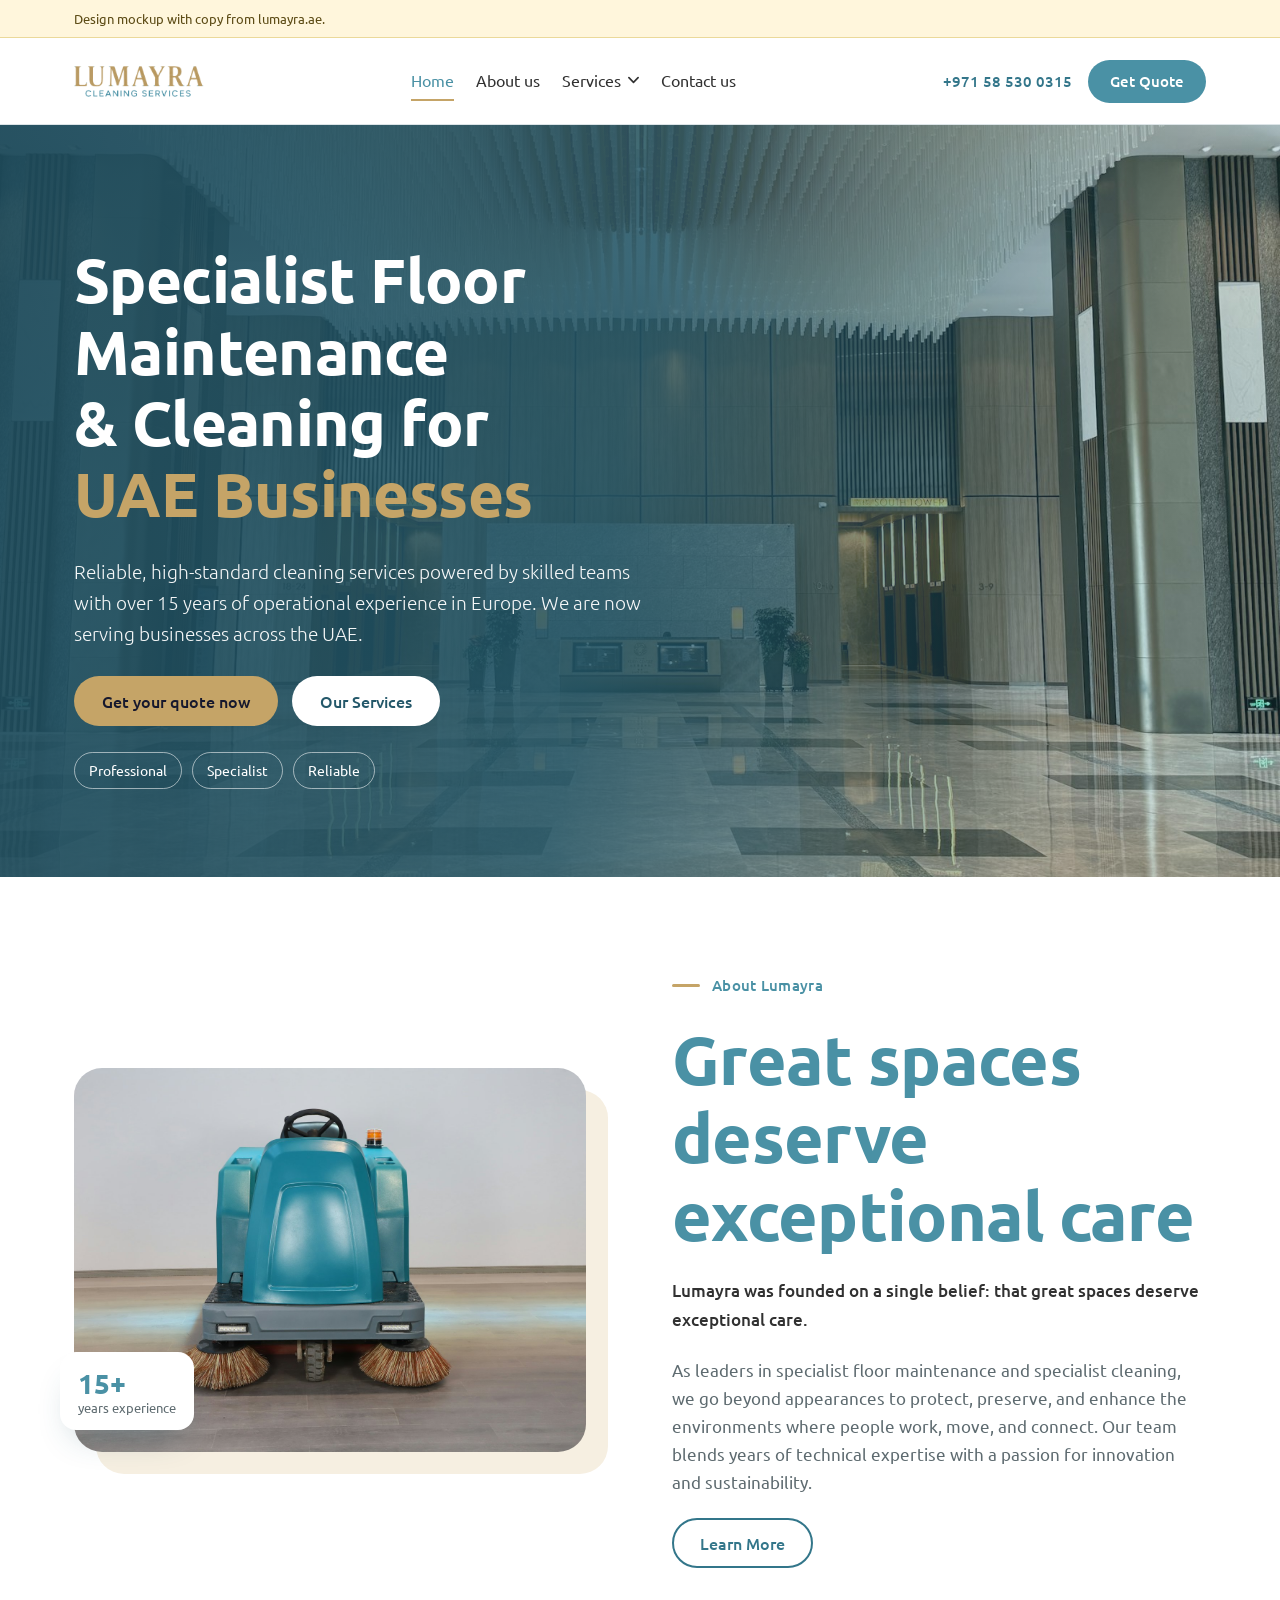
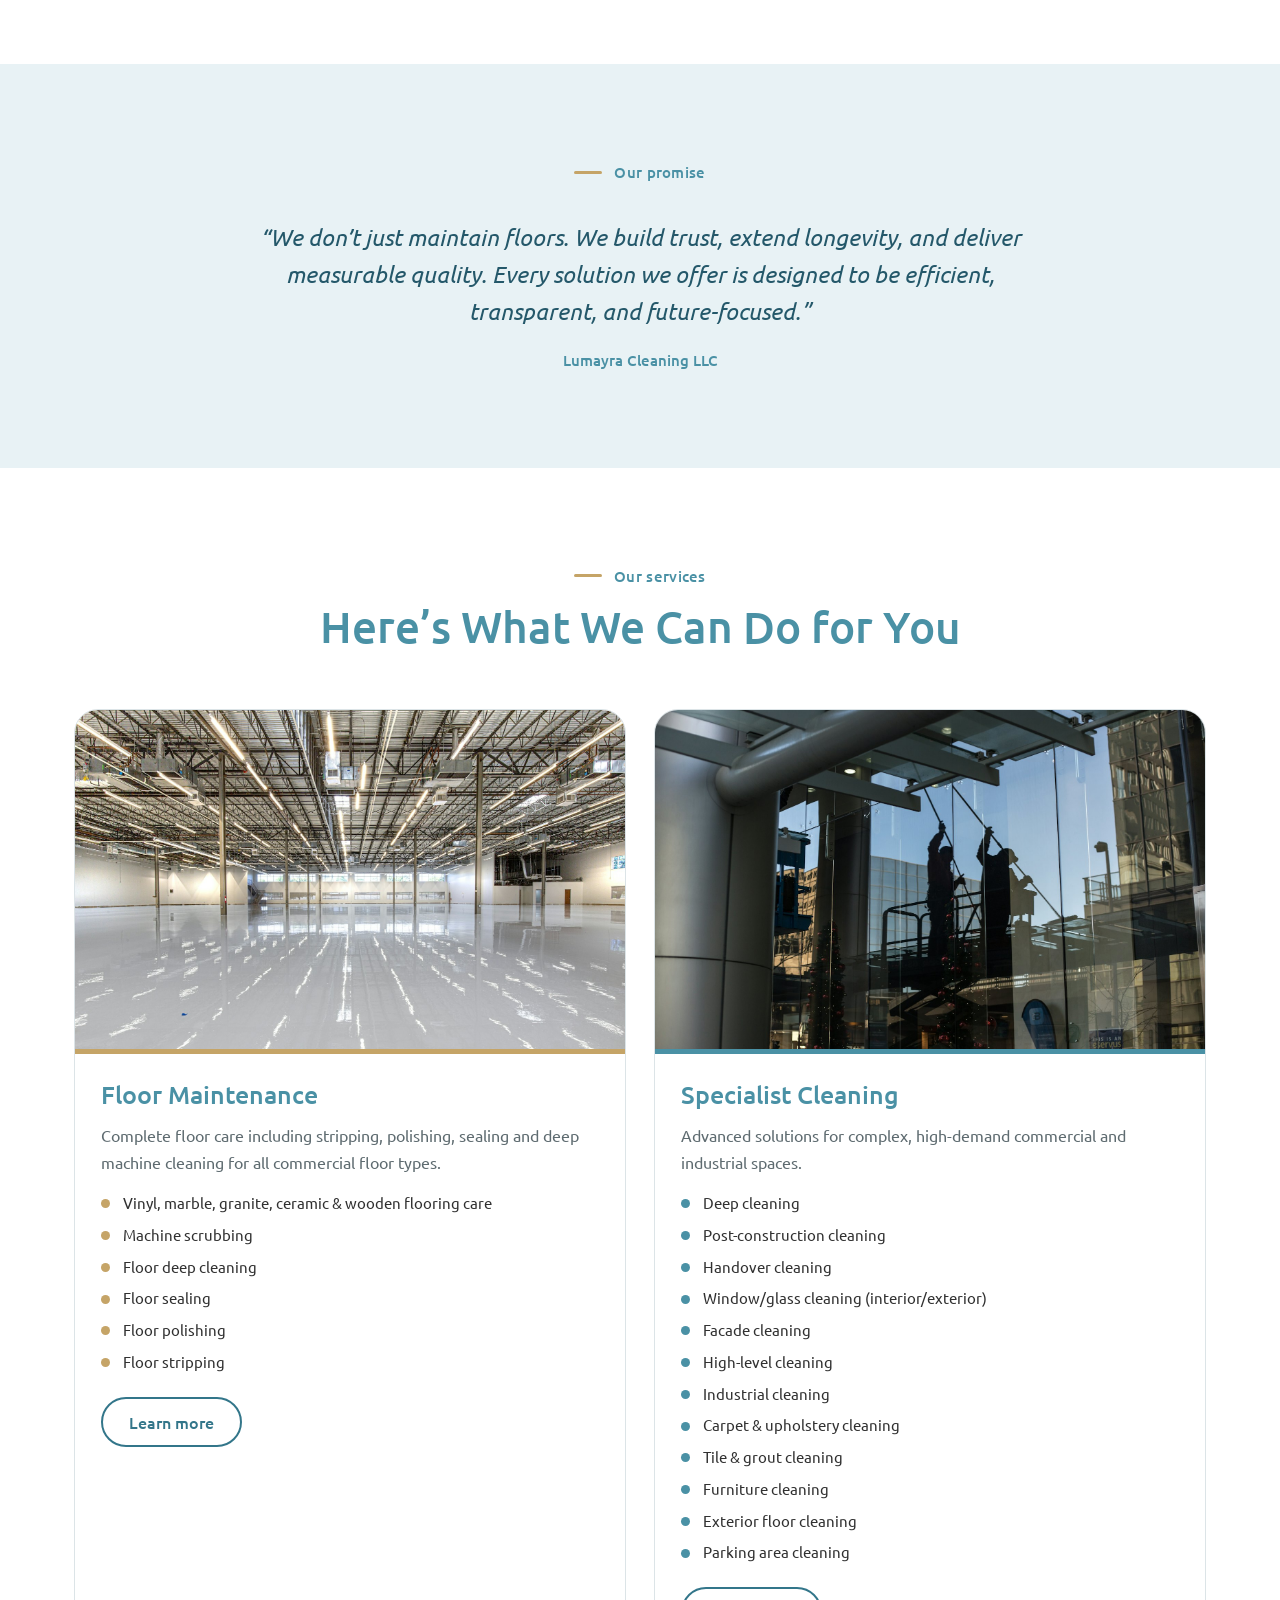
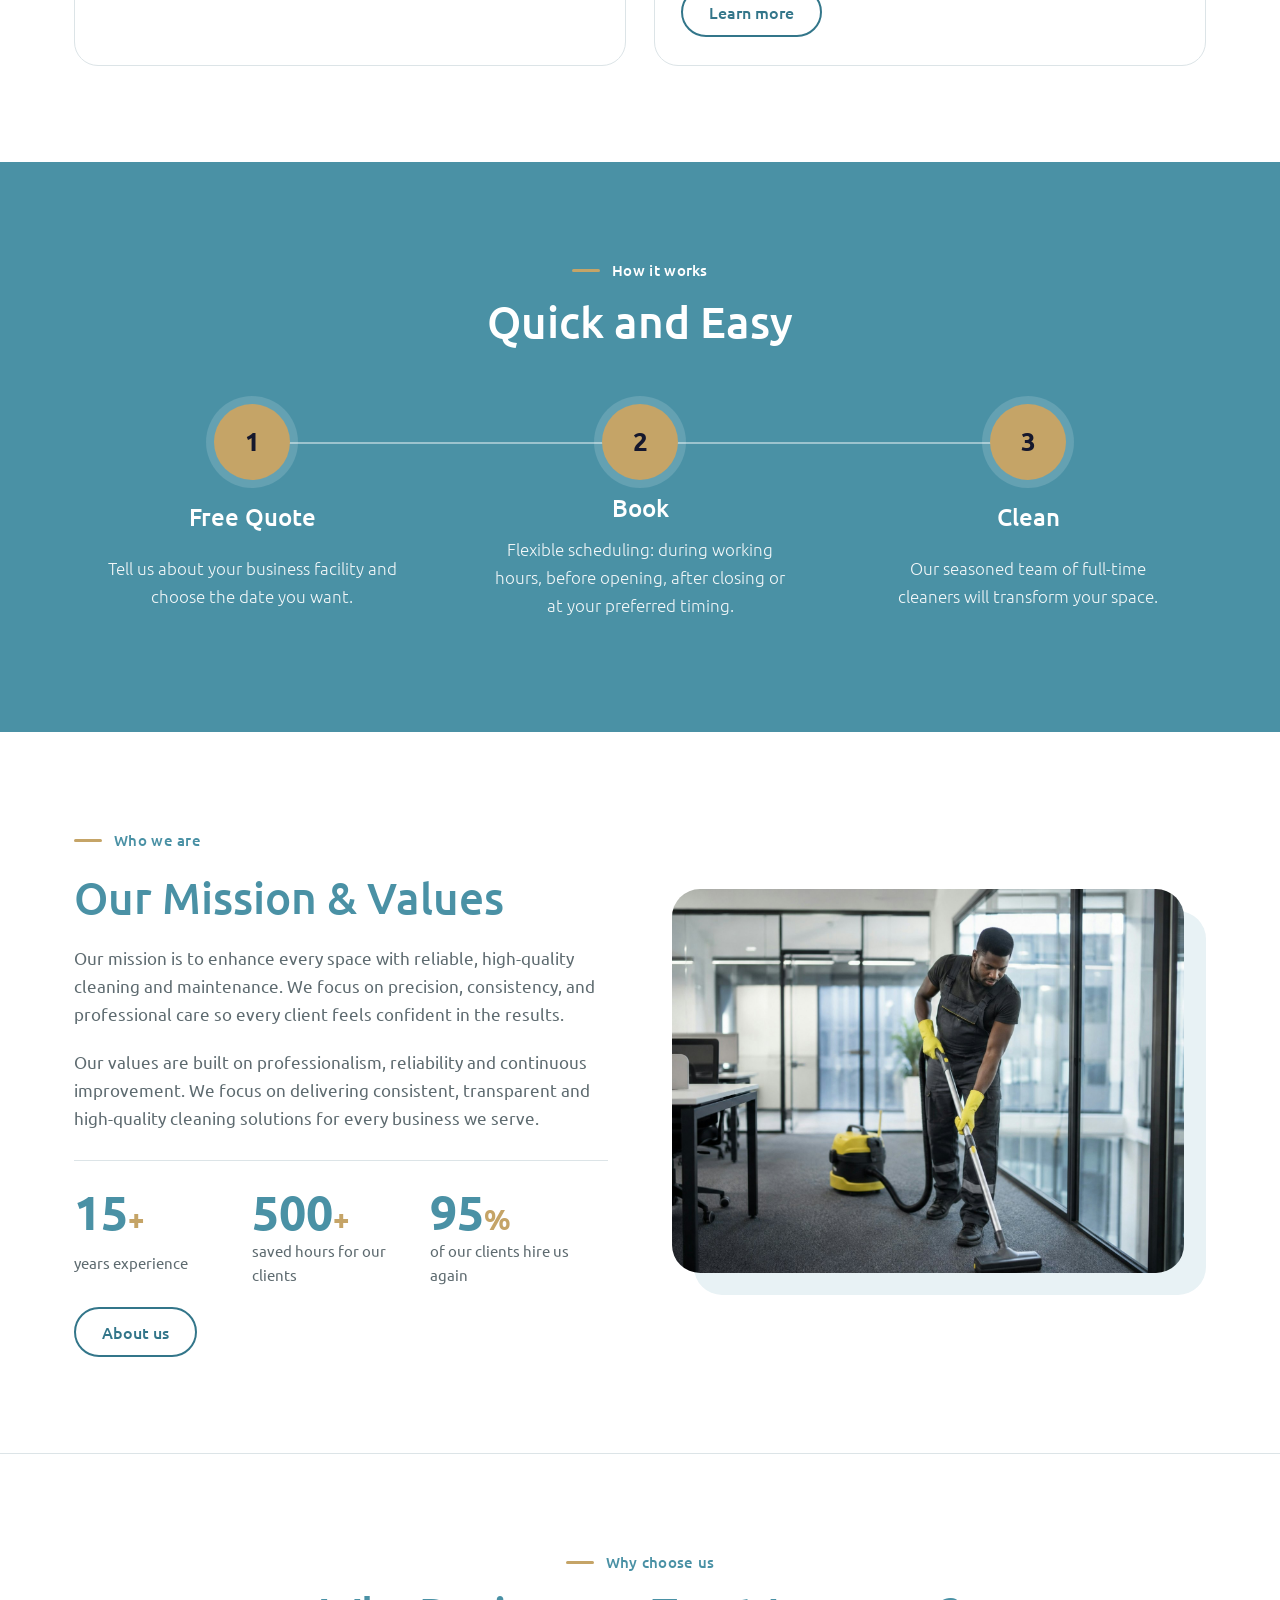
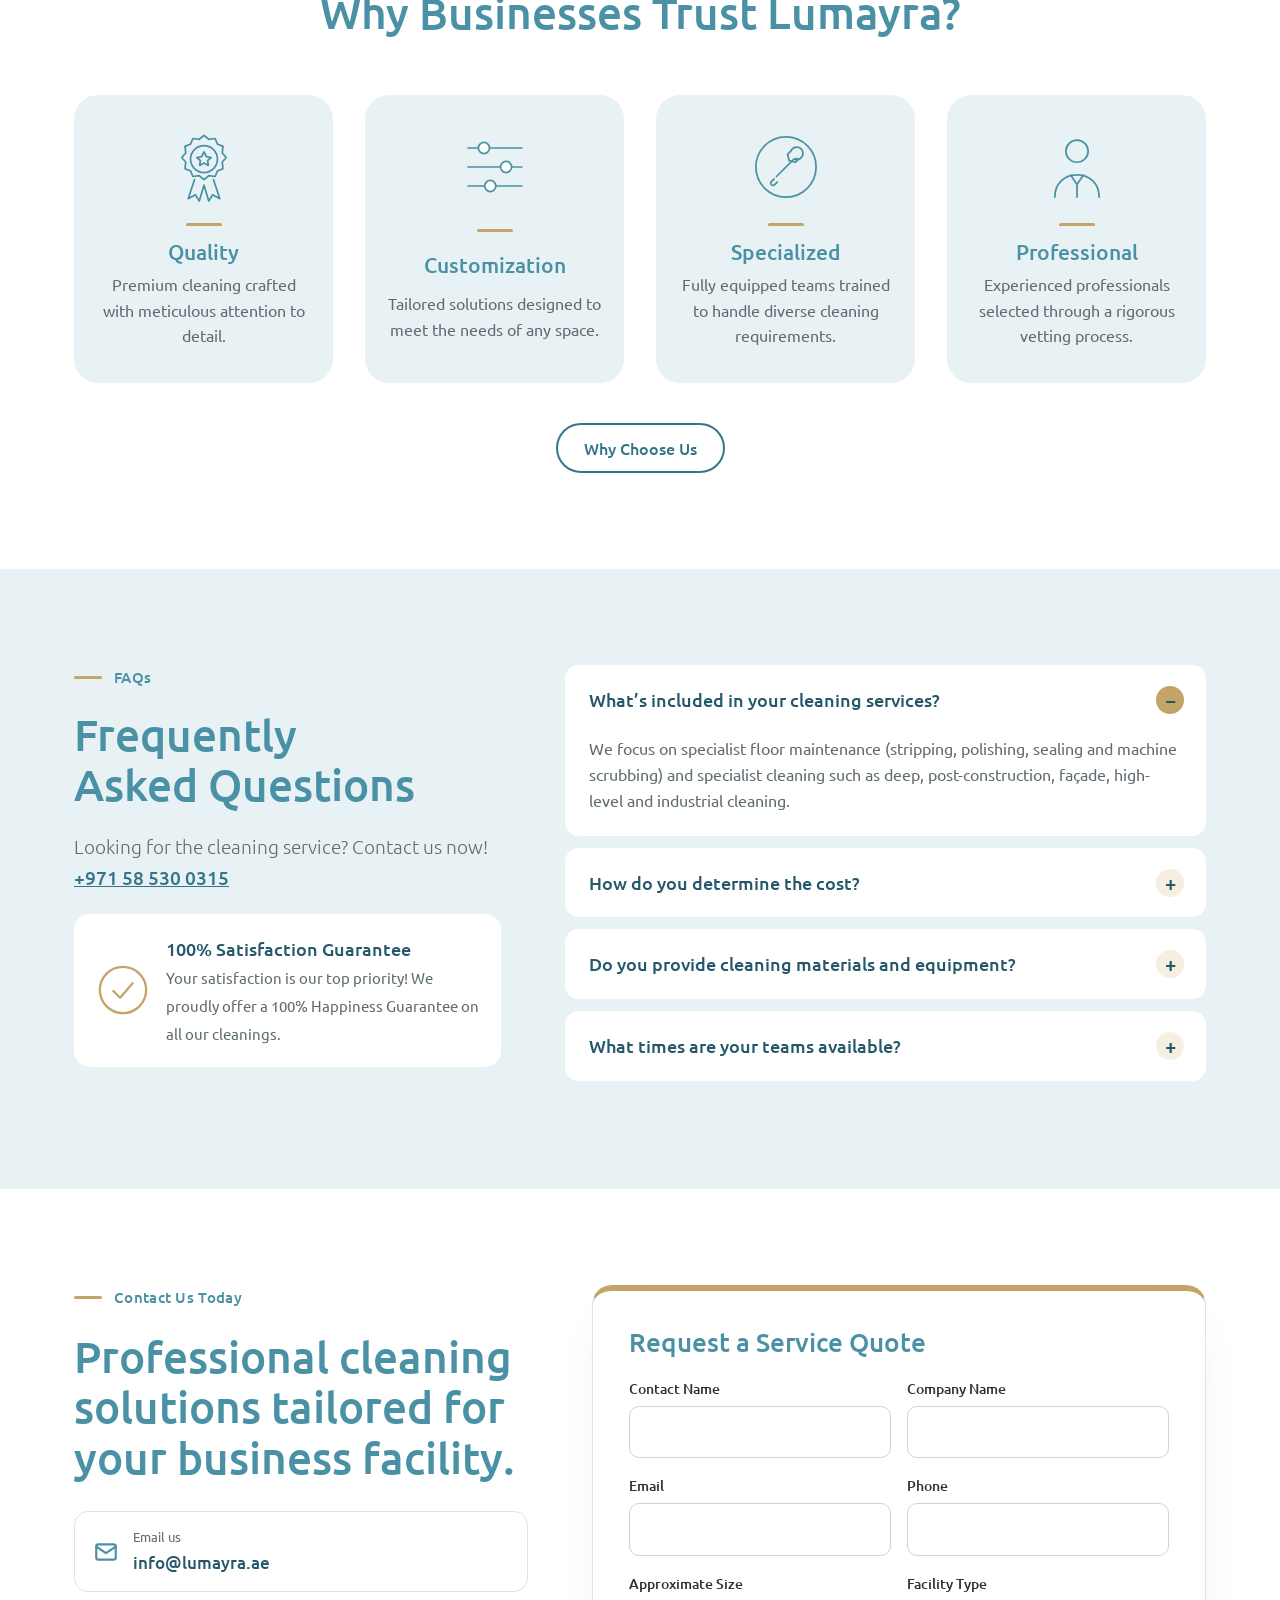
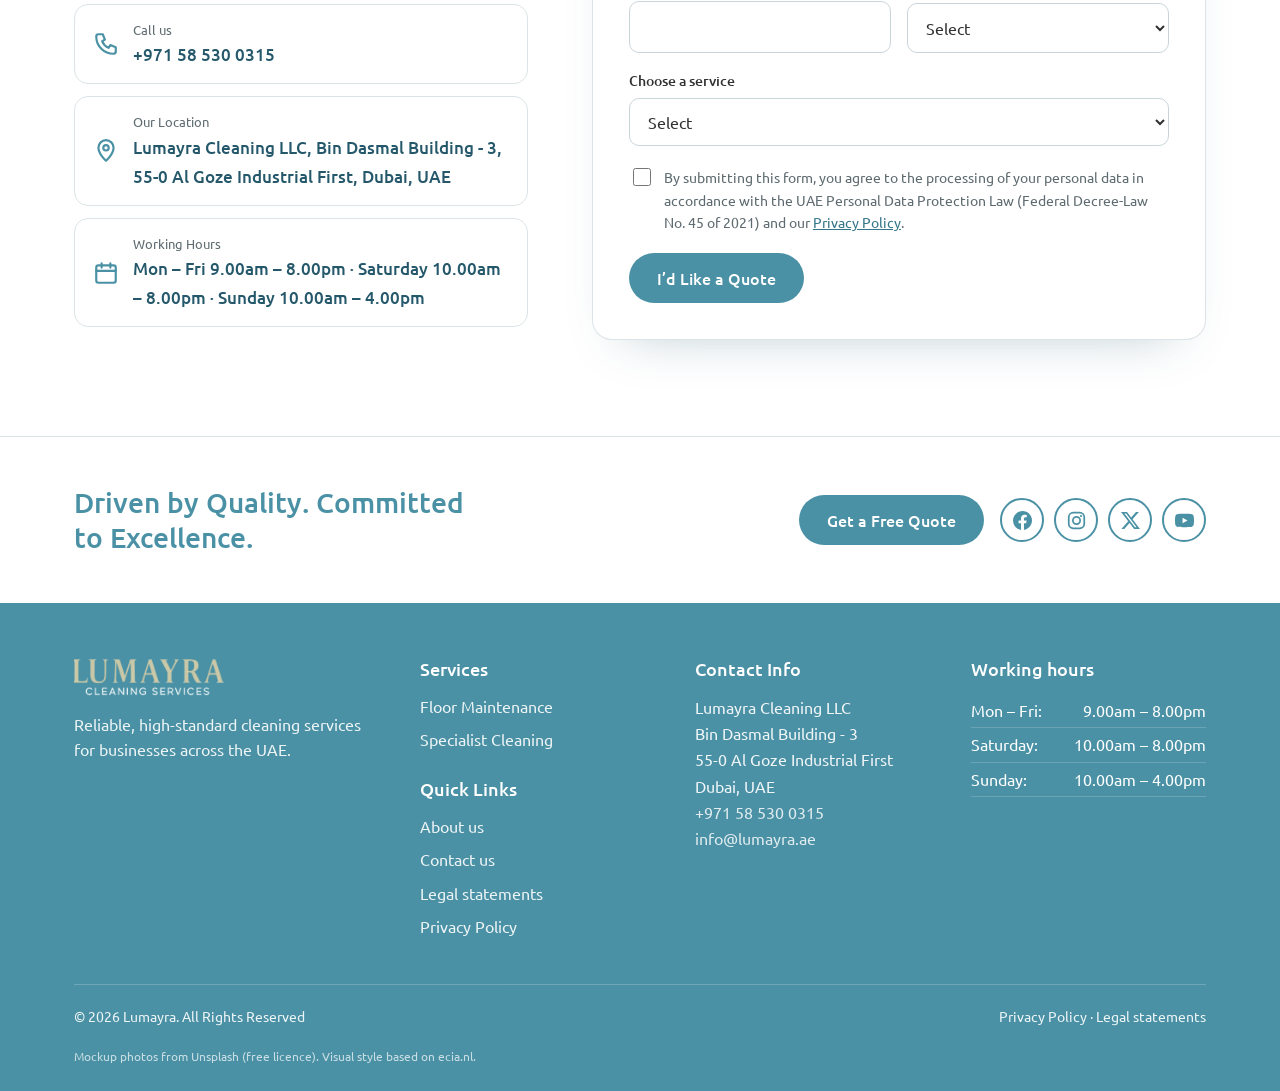
<file: mockup/index.html>
<!doctype html>
<html lang="en">

<head>
  <meta charset="utf-8">
  <meta name="viewport" content="width=device-width, initial-scale=1">
  <title>Lumayra Cleaning Services</title>
  <meta name="description"
    content="Mockup: Lumayra specialist floor maintenance and specialist cleaning for UAE businesses, styled after the ECIA (Netherlands) website.">
  <link rel="preconnect" href="https://fonts.googleapis.com">
  <link rel="stylesheet"
    href="https://fonts.googleapis.com/css2?family=Ubuntu:ital,wght@0,300;0,400;0,500;0,700;1,400&display=swap">
  <link rel="stylesheet" href="assets/site.css">
</head>

<body>

  <div class="mock-note">
    <div class="wrap">Design mockup with copy from lumayra.ae.</div>
  </div>

  <header class="site-header">
    <div class="wrap">
      <a class="logo" href="index.html" aria-label="Lumayra home">
        <img src="images/logo-lumayra-header.png" alt="Lumayra Cleaning Services" width="100" height="5">
      </a>
      <nav class="nav" id="nav" aria-label="Main">
        <a href="index.html" aria-current="page">Home</a>
        <a href="about.html">About us</a>
        <div class="dd" id="ddServices">
          <button class="dd-toggle" type="button" aria-expanded="false" aria-controls="ddMenu">
            Services
            <svg viewBox="0 0 12 8" aria-hidden="true">
              <path d="M1 1.5l5 5 5-5" />
            </svg>
          </button>
          <div class="dd-menu" id="ddMenu">
            <a class="dd-item" href="service-floor-maintenance.html" style="--c: var(--gold)">
              <b>Floor Maintenance</b>
              <span>Stripping, polishing, sealing and deep machine cleaning</span>
            </a>
            <a class="dd-item" href="service-specialist-cleaning.html" style="--c: var(--teal)">
              <b>Specialist Cleaning</b>
              <span>Deep, post-construction, handover, façade and high-level work</span>
            </a>
            <a class="dd-all" href="services.html">View all services →</a>
          </div>
        </div>
        <a href="contact.html">Contact us</a>
      </nav>
      <div class="header-cta">
        <a class="phone" href="tel:+971585300315">+971 58 530 0315</a>
        <a class="btn btn-teal" href="#get-quote">Get Quote</a>
        <button class="menu-btn" id="menuBtn" type="button" aria-expanded="false" aria-controls="nav">Menu</button>
      </div>
    </div>
  </header>

  <main id="top">
    <section class="hero">
      <img class="hero-bg" src="images/hero-lobby.jpg" alt="">
      <div class="wrap">
        <h1>Specialist Floor Maintenance &amp; Cleaning for <em>UAE Businesses</em></h1>
        <p>Reliable, high-standard cleaning services powered by skilled teams with over 15 years of operational
          experience in Europe. We are now serving businesses across the UAE.</p>
        <div class="hero-actions">
          <a class="btn btn-gold" href="#get-quote">Get your quote now</a>
          <a class="btn btn-white" href="services.html">Our Services</a>
        </div>
        <ul class="hero-tags" aria-label="Our promise">
          <li>Professional</li>
          <li>Specialist</li>
          <li>Reliable</li>
        </ul>
      </div>
    </section>

    <section class="section intro">
      <div class="wrap">
        <div>
          <figure class="photo" style="--tint: var(--gold-tint)">
            <img src="images/svc-floor.jpg" alt="Floor scrubbing machine on a commercial floor">
            <figcaption class="badge"><b>15+</b><span>years experience</span></figcaption>
          </figure>
        </div>
        <div class="intro-copy">
          <span class="kicker">About Lumayra</span>
          <h2 class="h-xl">Great spaces deserve exceptional care</h2>
          <p><strong>Lumayra was founded on a single belief: that great spaces deserve exceptional care.</strong></p>
          <p>As leaders in specialist floor maintenance and specialist cleaning, we go beyond appearances to protect, preserve,
            and enhance the environments where people work, move, and connect. Our team blends years of technical
            expertise with a passion for innovation and sustainability.</p>
          <div><a class="btn btn-outline" href="about.html">Learn More</a></div>
        </div>
      </div>
    </section>

    <section class="section statement" aria-label="Our promise">
      <div class="wrap">
        <span class="kicker center">Our promise</span>
        <blockquote>
          “We don’t just maintain floors. We build trust, extend longevity, and deliver measurable quality. Every
          solution we offer is designed to be efficient, transparent, and future-focused.”
          <cite>Lumayra Cleaning LLC</cite>
        </blockquote>
      </div>
    </section>

    <section class="section" id="services">
      <div class="wrap">
        <span class="kicker center">Our services</span>
        <h2 class="h-lg center" style="text-align:center; margin-top:14px;">Here’s What We Can Do for You</h2>
        <div class="pillars">
          <article class="pillar" data-c="gold">
            <img src="images/floor-feature.jpg" alt="Polished commercial floor">
            <div class="pillar-body">
              <h3>Floor Maintenance</h3>
              <p>Complete floor care including stripping, polishing, sealing and deep machine cleaning for all
                commercial floor types.</p>
              <ul>
                <li><a href="service-floor-maintenance.html#surfaces">Vinyl, marble, granite, ceramic &amp; wooden
                    flooring care</a></li>
                <li><a href="service-floor-maintenance.html#machine-scrubbing">Machine scrubbing</a></li>
                <li><a href="service-floor-maintenance.html#deep-floor-cleaning">Floor deep cleaning</a></li>
                <li><a href="service-floor-maintenance.html#floor-sealing">Floor sealing</a></li>
                <li><a href="service-floor-maintenance.html#floor-polishing">Floor polishing</a></li>
                <li><a href="service-floor-maintenance.html#floor-stripping">Floor stripping</a></li>
              </ul>
              <a class="btn btn-outline" href="service-floor-maintenance.html">Learn more</a>
            </div>
          </article>
          <article class="pillar" data-c="teal">
            <img src="images/svc-specialist.jpg" alt="Technicians cleaning a glass facade">
            <div class="pillar-body">
              <h3>Specialist Cleaning</h3>
              <p>Advanced solutions for complex, high-demand commercial and industrial spaces.</p>
              <ul>
                <li><a href="service-specialist-cleaning.html#deep-cleaning">Deep cleaning</a></li>
                <li><a href="service-specialist-cleaning.html#post-construction-handover">Post-construction cleaning</a>
                </li>
                <li><a href="service-specialist-cleaning.html#post-construction-handover">Handover cleaning</a></li>
                <li><a href="service-specialist-cleaning.html#window-glass-cleaning">Window/glass cleaning
                    (interior/exterior)</a></li>
                <li><a href="service-specialist-cleaning.html#facade-cleaning">Facade cleaning</a></li>
                <li><a href="service-specialist-cleaning.html#high-level-cleaning">High-level cleaning</a></li>
                <li><a href="service-specialist-cleaning.html#industrial-cleaning">Industrial cleaning</a></li>
                <li><a href="service-specialist-cleaning.html#carpet-upholstery-cleaning">Carpet &amp; upholstery
                    cleaning</a></li>
                <li><a href="service-specialist-cleaning.html#tile-grout-cleaning">Tile &amp; grout cleaning</a></li>
                <li><a href="service-specialist-cleaning.html#furniture-cleaning">Furniture cleaning</a></li>
                <li><a href="service-specialist-cleaning.html#exterior-parking">Exterior floor cleaning</a></li>
                <li><a href="service-specialist-cleaning.html#exterior-parking">Parking area cleaning</a></li>
              </ul>
              <a class="btn btn-outline" href="service-specialist-cleaning.html">Learn more</a>
            </div>
          </article>
        </div>
      </div>
    </section>

    <section class="section process" aria-labelledby="how">
      <div class="wrap">
        <span class="kicker center">How it works</span>
        <h2 class="h-lg center" id="how" style="text-align:center; margin-top:14px;">Quick and Easy</h2>
        <ol class="steps" style="list-style:none; padding:0;">
          <li class="step"><span class="step-num">1</span>
            <h3>Free Quote</h3>
            <p>Tell us about your business facility and choose the date you want.</p>
          </li>
          <li class="step"><span class="step-num">2</span>
            <h3>Book</h3>
            <p>Flexible scheduling: during working hours, before opening, after closing or at your preferred timing.</p>
          </li>
          <li class="step"><span class="step-num">3</span>
            <h3>Clean</h3>
            <p>Our seasoned team of full-time cleaners will transform your space.</p>
          </li>
        </ol>
      </div>
    </section>

    <section class="section about" id="about">
      <div class="wrap">
        <div class="about-copy">
          <span class="kicker">Who we are</span>
          <h2 class="h-lg">Our Mission &amp; Values</h2>
          <p>Our mission is to enhance every space with reliable, high-quality cleaning and maintenance. We focus on
            precision, consistency, and professional care so every client feels confident in the results.</p>
          <p>Our values are built on professionalism, reliability and continuous improvement. We focus on delivering
            consistent, transparent and high-quality cleaning solutions for every business we serve.</p>
          <div class="stats">
            <div><b>15<small>+</small></b><span>years experience</span></div>
            <div><b>500<small>+</small></b><span>saved hours for our clients</span></div>
            <div><b>95<small>%</small></b><span>of our clients hire us again</span></div>
          </div>
          <div><a class="btn btn-outline" href="about.html">About us</a></div>
        </div>
        <div>
          <figure class="photo" style="--tint: var(--teal-tint)">
            <img src="images/svc-contract.jpg" alt="Cleaner vacuuming an office floor">
          </figure>
        </div>
      </div>
    </section>

    <section class="section values" aria-labelledby="why">
      <div class="wrap">
        <span class="kicker center">Why choose us</span>
        <h2 class="h-lg center" id="why" style="text-align:center; margin-top:14px;">Why Businesses Trust Lumayra?</h2>
        <div class="value-row">
          <div class="value">
            <svg viewBox="0 0 96 96" aria-hidden="true">
              <path
                d="M48 8l6 5 8-1 3 7 7 3-1 8 5 6-5 6 1 8-7 3-3 7-8-1-6 5-6-5-8 1-3-7-7-3 1-8-5-6 5-6-1-8 7-3 3-7 8 1z" />
              <circle cx="48" cy="38" r="17" />
              <path d="M48 29l3 6 6 1-4.5 4 1 6-5.5-3-5.5 3 1-6-4.5-4 6-1z" />
              <path d="M36 64l-8 24 9-5 5 8 6-20M60 64l8 24-9-5-5 8-6-20" />
            </svg>
            <span class="bar"></span>
            <h3>Quality</h3>
            <p>Premium cleaning crafted with meticulous attention to detail.</p>
          </div>
          <div class="value">
            <svg viewBox="0 0 96 96" aria-hidden="true">
              <path d="M14 24h68M14 48h68M14 72h68" />
              <circle cx="34" cy="24" r="7" fill="#fff" />
              <circle cx="62" cy="48" r="7" fill="#fff" />
              <circle cx="42" cy="72" r="7" fill="#fff" />
            </svg>
            <span class="bar"></span>
            <h3>Customization</h3>
            <p>Tailored solutions designed to meet the needs of any space.</p>
          </div>
          <div class="value">
            <svg viewBox="0 0 96 96" aria-hidden="true">
              <circle cx="48" cy="48" r="38" />
              <path d="M36 60l22-22M58 38a8 8 0 1 0-4-10l-4 4 2 8 8 2 4-4a8 8 0 0 0-6-0z" />
              <path d="M33 63l-4 4a3 3 0 0 0 4 4l4-4" />
            </svg>
            <span class="bar"></span>
            <h3>Specialized</h3>
            <p>Fully equipped teams trained to handle diverse cleaning requirements.</p>
          </div>
          <div class="value">
            <svg viewBox="0 0 96 96" aria-hidden="true">
              <circle cx="48" cy="28" r="14" />
              <path d="M20 86c0-17 12-28 28-28s28 11 28 28" />
              <path d="M40 58l8 12 8-12M48 70v16" />
            </svg>
            <span class="bar"></span>
            <h3>Professional</h3>
            <p>Experienced professionals selected through a rigorous vetting process.</p>
          </div>
        </div>
        <p style="text-align:center; margin-top:40px;"><a class="btn btn-outline" href="about.html#why-us">Why Choose
            Us</a></p>
      </div>
    </section>

    <section class="section faq" aria-labelledby="faq-h">
      <div class="wrap">
        <div class="faq-side">
          <span class="kicker">FAQs</span>
          <h2 class="h-lg" id="faq-h">Frequently Asked Questions</h2>
          <p class="lead">Looking for the cleaning service? Contact us now! <a href="tel:+971585300315">+971 58 530
              0315</a></p>
          <div class="guarantee">
            <svg viewBox="0 0 56 56" aria-hidden="true">
              <circle cx="28" cy="28" r="24" />
              <path d="M18 29l7 7 13-15" />
            </svg>
            <div><b>100% Satisfaction Guarantee</b><span>Your satisfaction is our top priority! We proudly offer a 100%
                Happiness Guarantee on all our cleanings.</span></div>
          </div>
        </div>
        <div>
          <details open>
            <summary>What’s included in your cleaning services?</summary>
            <p>We focus on specialist floor maintenance (stripping, polishing, sealing and machine scrubbing) and
              specialist cleaning such as deep, post-construction, façade, high-level and industrial cleaning.</p>
          </details>
          <details>
            <summary>How do you determine the cost?</summary>
            <p>Pricing is based on facility size, service type, cleaning frequency and operational requirements after a
              brief site assessment.</p>
          </details>
          <details>
            <summary>Do you provide cleaning materials and equipment?</summary>
            <p>Yes, we provide all required cleaning materials and equipment unless your organisation prefers using its
              own approved supplies.</p>
          </details>
          <details>
            <summary>What times are your teams available?</summary>
            <p>We offer flexible scheduling, including during working hours, before opening, after closing or based on
              your preferred timing.</p>
          </details>
        </div>
      </div>
    </section>

    <section class="section quote" id="get-quote">
      <div class="wrap">
        <div class="quote-copy">
          <span class="kicker">Contact Us Today</span>
          <h2 class="h-lg">Professional cleaning solutions tailored for your business facility.</h2>
          <div class="contact-cards">
            <a href="mailto:info@lumayra.ae"><svg viewBox="0 0 24 24" aria-hidden="true">
                <rect x="3" y="5" width="18" height="14" rx="2" />
                <path d="M3 7l9 6 9-6" />
              </svg><span><small>Email us</small><b>info@lumayra.ae</b></span></a>
            <a href="tel:+971585300315"><svg viewBox="0 0 24 24" aria-hidden="true">
                <path d="M5 3h4l2 5-2.5 1.5a11 11 0 0 0 6 6L16 13l5 2v4a2 2 0 0 1-2 2A16 16 0 0 1 3 5a2 2 0 0 1 2-2" />
              </svg><span><small>Call us</small><b>+971 58 530 0315</b></span></a>
            <div><svg viewBox="0 0 24 24" aria-hidden="true">
                <path d="M12 21s-7-6.2-7-12a7 7 0 0 1 14 0c0 5.8-7 12-7 12z" />
                <circle cx="12" cy="9" r="2.5" />
              </svg><span><small>Our Location</small><b>Lumayra Cleaning LLC, Bin Dasmal Building - 3, 55-0 Al Goze
                  Industrial First, Dubai, UAE</b></span>
            </div>
            <div><svg viewBox="0 0 24 24" aria-hidden="true">
                <rect x="3" y="5" width="18" height="16" rx="2" />
                <path d="M3 10h18M8 3v4M16 3v4" />
              </svg><span><small>Working Hours</small><b>Mon – Fri 9.00am – 8.00pm · Saturday 10.00am – 8.00pm ·
                  Sunday 10.00am – 4.00pm</b></span>
            </div>
          </div>
        </div>

        <form class="card" id="quoteForm" novalidate>
          <h3>Request a Service Quote</h3>
          <div class="form-grid">
            <div class="field"><label for="f-name">Contact Name</label><input id="f-name" name="name"
                autocomplete="name" required></div>
            <div class="field"><label for="f-company">Company Name</label><input id="f-company" name="company"
                autocomplete="organization"></div>
            <div class="field"><label for="f-email">Email</label><input id="f-email" name="email" type="email"
                autocomplete="email" required></div>
            <div class="field"><label for="f-phone">Phone</label><input id="f-phone" name="phone" type="tel"
                autocomplete="tel"></div>
            <div class="field"><label for="f-size">Approximate Size</label><input id="f-size" name="size"></div>
            <div class="field"><label for="f-type">Facility Type</label>
              <select id="f-type" name="type">
                <option value="">Select</option>
                <option>Office</option>
                <option>Warehouse</option>
                <option>Retail</option>
                <option>Commercial building</option>
                <option>Industrial facility</option>
              </select>
            </div>
            <div class="field full"><label for="f-service">Choose a service</label>
              <select id="f-service" name="service">
                <option value="">Select</option>
                <option>Specialist Cleaning</option>
                <option>Floor Maintenance</option>
              </select>
            </div>
          </div>
          <label class="consent" for="f-consent"><input id="f-consent" name="consent" type="checkbox" required>
            <span>By submitting this form, you agree to the processing of your personal data in accordance with the
              UAE Personal Data Protection Law (Federal Decree-Law No. 45 of 2021) and our <a href="privacy-policy.html">Privacy
                Policy</a>.</span></label>
          <div class="form-foot">
            <button class="btn btn-teal" type="submit">I’d Like a Quote</button>
            <span class="form-msg" id="formMsg" role="status" hidden>Mockup only: the form is not connected yet.</span>
          </div>
        </form>
      </div>
    </section>
  </main>

  <div class="foot-top">
    <div class="wrap">
      <p>Driven by Quality. Committed to Excellence.</p>
      <div class="foot-top-actions">
        <a class="btn btn-teal" href="#get-quote">Get a Free Quote</a>
        <div class="socials" aria-label="Follow us">
          <a href="https://www.facebook.com/" aria-label="Facebook"><svg viewBox="0 0 24 24" aria-hidden="true">
              <path
                d="M24 12.073c0-6.627-5.373-12-12-12s-12 5.373-12 12c0 5.99 4.388 10.954 10.125 11.854v-8.385H7.078v-3.47h3.047V9.43c0-3.007 1.792-4.669 4.533-4.669 1.312 0 2.686.235 2.686.235v2.953H15.83c-1.491 0-1.956.925-1.956 1.874v2.25h3.328l-.532 3.47h-2.796v8.385C19.612 23.027 24 18.062 24 12.073z" />
            </svg></a>
          <a href="https://www.instagram.com/" aria-label="Instagram"><svg viewBox="0 0 24 24" aria-hidden="true">
              <rect x="2.2" y="2.2" width="19.6" height="19.6" rx="5.6" fill="none" stroke="currentColor"
                stroke-width="2.2" />
              <circle cx="12" cy="12" r="4.6" fill="none" stroke="currentColor" stroke-width="2.2" />
              <circle cx="17.7" cy="6.3" r="1.4" />
            </svg></a>
          <a href="https://x.com/" aria-label="X (Twitter)"><svg viewBox="0 0 24 24" aria-hidden="true">
              <path
                d="M18.901 1.153h3.68l-8.04 9.19L24 22.846h-7.406l-5.8-7.584-6.638 7.584H.474l8.6-9.83L0 1.154h7.594l5.243 6.932ZM17.61 20.644h2.039L6.486 3.24H4.298Z" />
            </svg></a>
          <a href="https://www.youtube.com/" aria-label="YouTube"><svg viewBox="0 0 24 24" aria-hidden="true">
              <path
                d="M23.498 6.186a3.016 3.016 0 0 0-2.122-2.136C19.505 3.545 12 3.545 12 3.545s-7.505 0-9.377.505A3.017 3.017 0 0 0 .502 6.186C0 8.07 0 12 0 12s0 3.93.502 5.814a3.016 3.016 0 0 0 2.122 2.136c1.871.505 9.376.505 9.376.505s7.505 0 9.377-.505a3.015 3.015 0 0 0 2.122-2.136C24 15.93 24 12 24 12s0-3.93-.502-5.814zM9.545 15.568V8.432L15.818 12l-6.273 3.568z" />
            </svg></a>
        </div>
      </div>
    </div>
  </div>

  <footer class="site-footer">
    <div class="wrap">
      <div class="foot-grid">
        <div class="foot-about">
          <a class="logo" href="index.html"><img src="images/logo-lumayra-footer.png" alt="Lumayra Cleaning Services"
              width="184" height="64"></a>
          <p>Reliable, high-standard cleaning services for businesses across the UAE.</p>
        </div>
        <div>
          <h3>Services</h3>
          <ul>
            <li><a href="service-floor-maintenance.html">Floor Maintenance</a></li>
            <li><a href="service-specialist-cleaning.html">Specialist Cleaning</a></li>
          </ul>
          <h3 style="margin-top:26px;">Quick Links</h3>
          <ul>
            <li><a href="about.html">About us</a></li>
            <li><a href="contact.html">Contact us</a></li>
            <li><a href="legal-statements.html">Legal statements</a></li>
            <li><a href="privacy-policy.html">Privacy Policy</a></li>
          </ul>
        </div>
        <div>
          <h3>Contact Info</h3>
          <address>Lumayra Cleaning LLC<br>Bin Dasmal Building - 3<br>55-0 Al Goze Industrial First<br>Dubai, UAE<br><a
              href="tel:+971585300315">+971 58 530 0315</a><br><a href="mailto:info@lumayra.ae">info@lumayra.ae</a>
          </address>
        </div>
        <div class="hours">
          <h3>Working hours</h3>
          <div><span>Mon – Fri:</span><span>9.00am – 8.00pm</span></div>
          <div><span>Saturday:</span><span>10.00am – 8.00pm</span></div>
          <div><span>Sunday:</span><span>10.00am – 4.00pm</span></div>
        </div>
      </div>
      <div class="foot-bottom">
        <span>© 2026 Lumayra. All Rights Reserved</span>
        <span><a href="privacy-policy.html">Privacy Policy</a> · <a
            href="legal-statements.html">Legal statements</a></span>
      </div>
      <p class="credits">Mockup photos from Unsplash (free licence). Visual style based on ecia.nl.</p>
    </div>
  </footer>

  <script src="assets/site.js"></script>
</body>

</html>
</file>
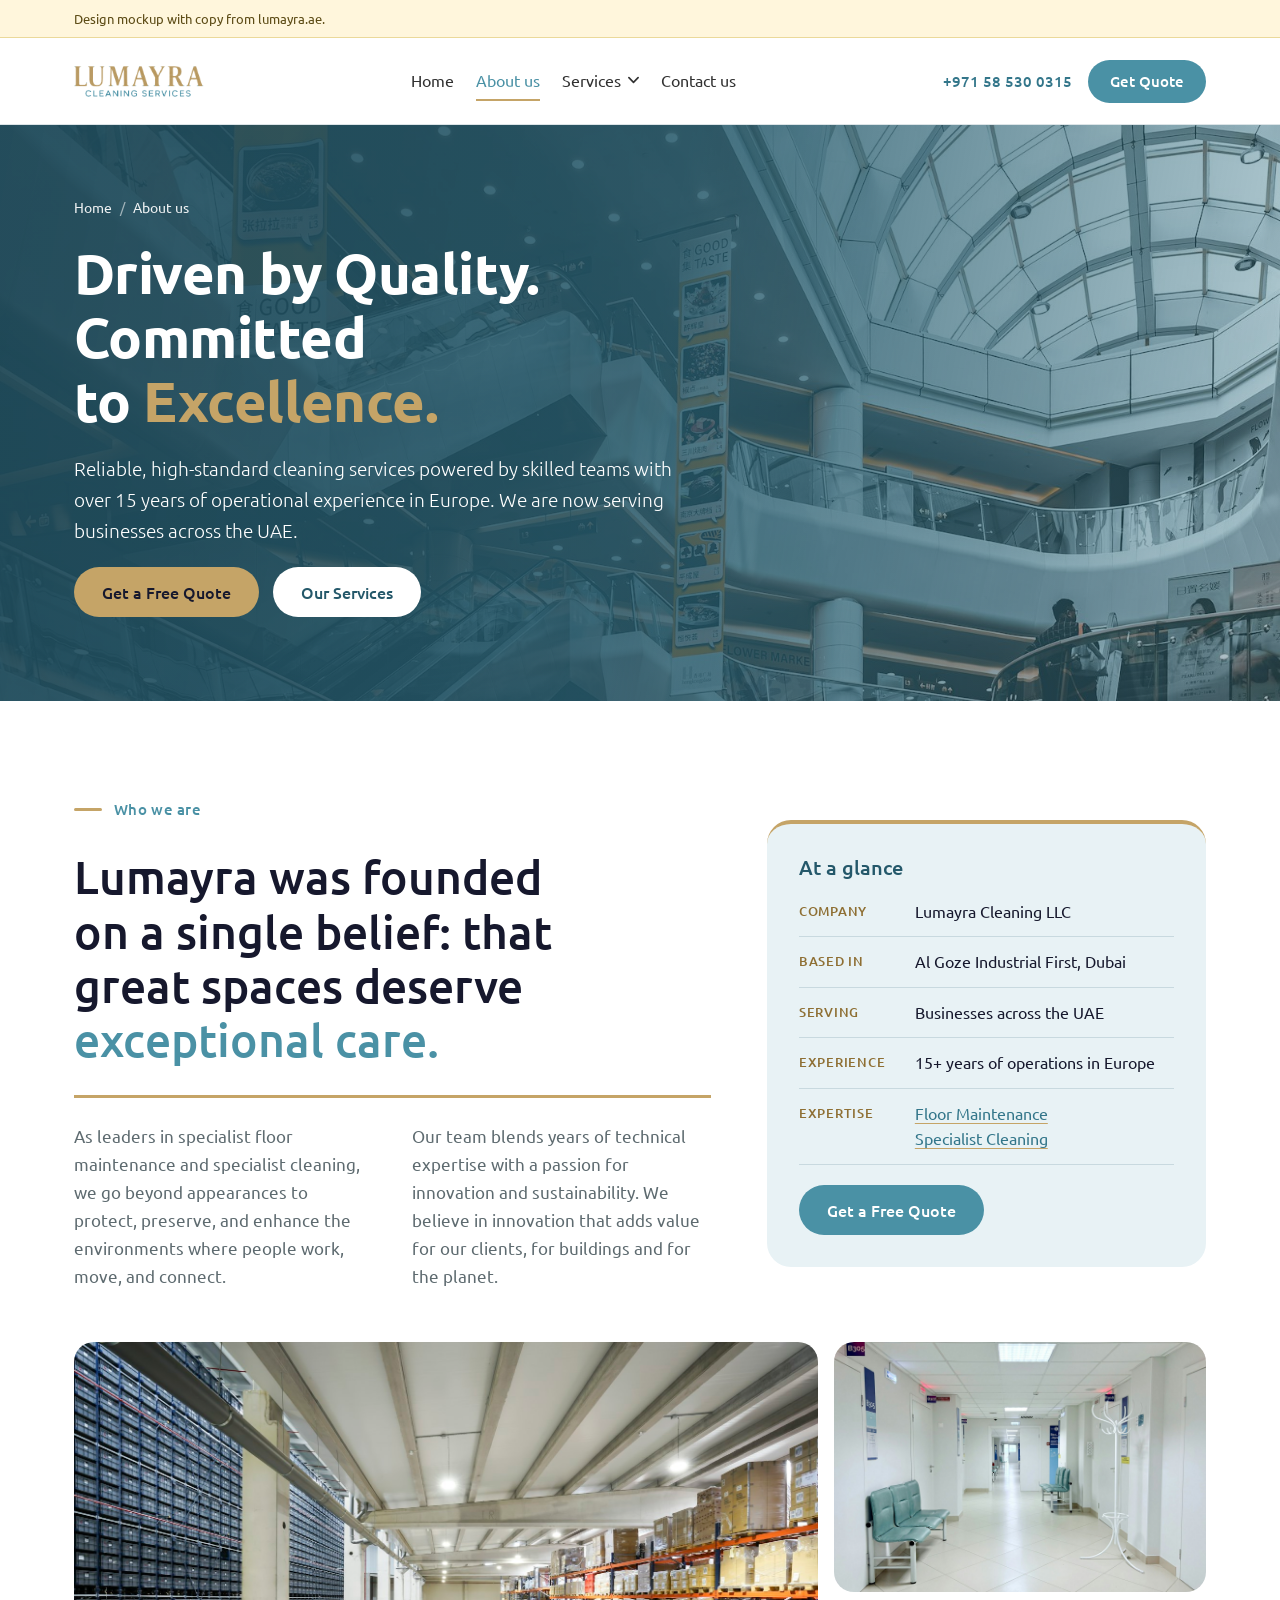
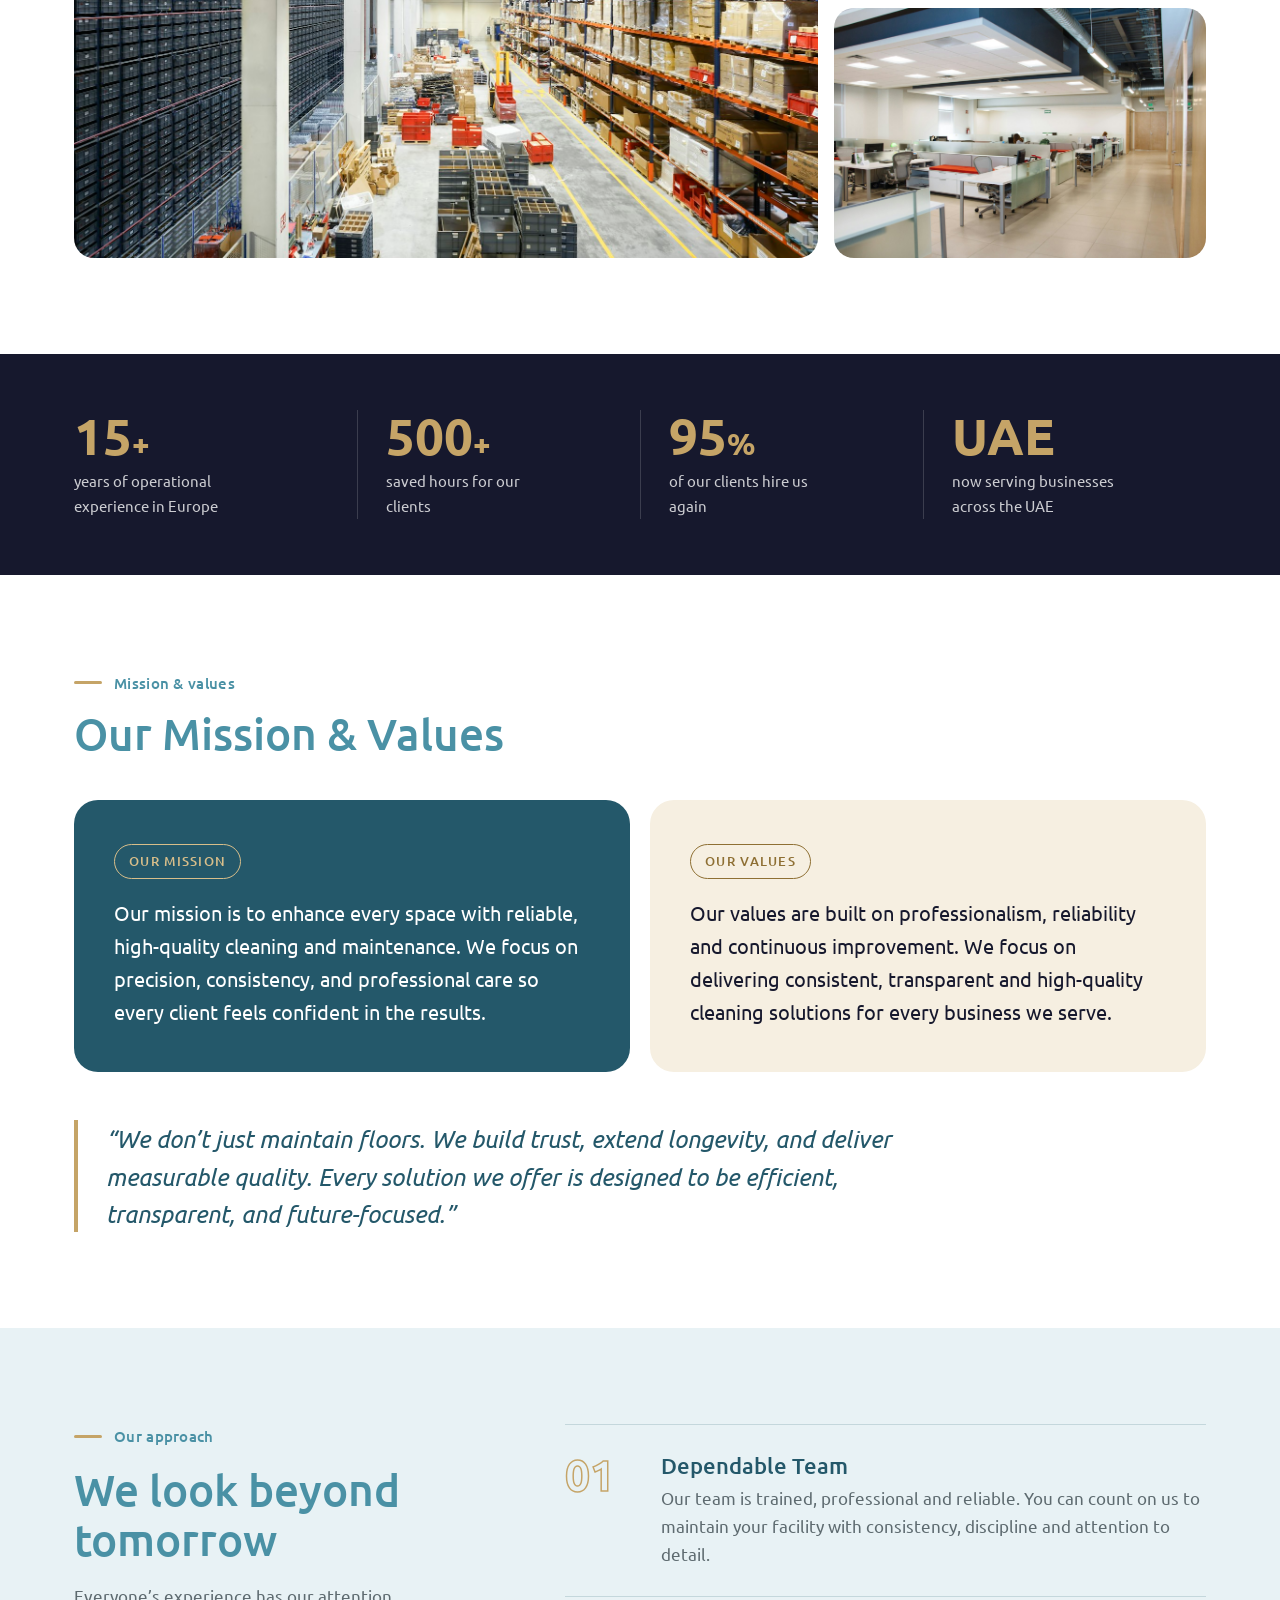
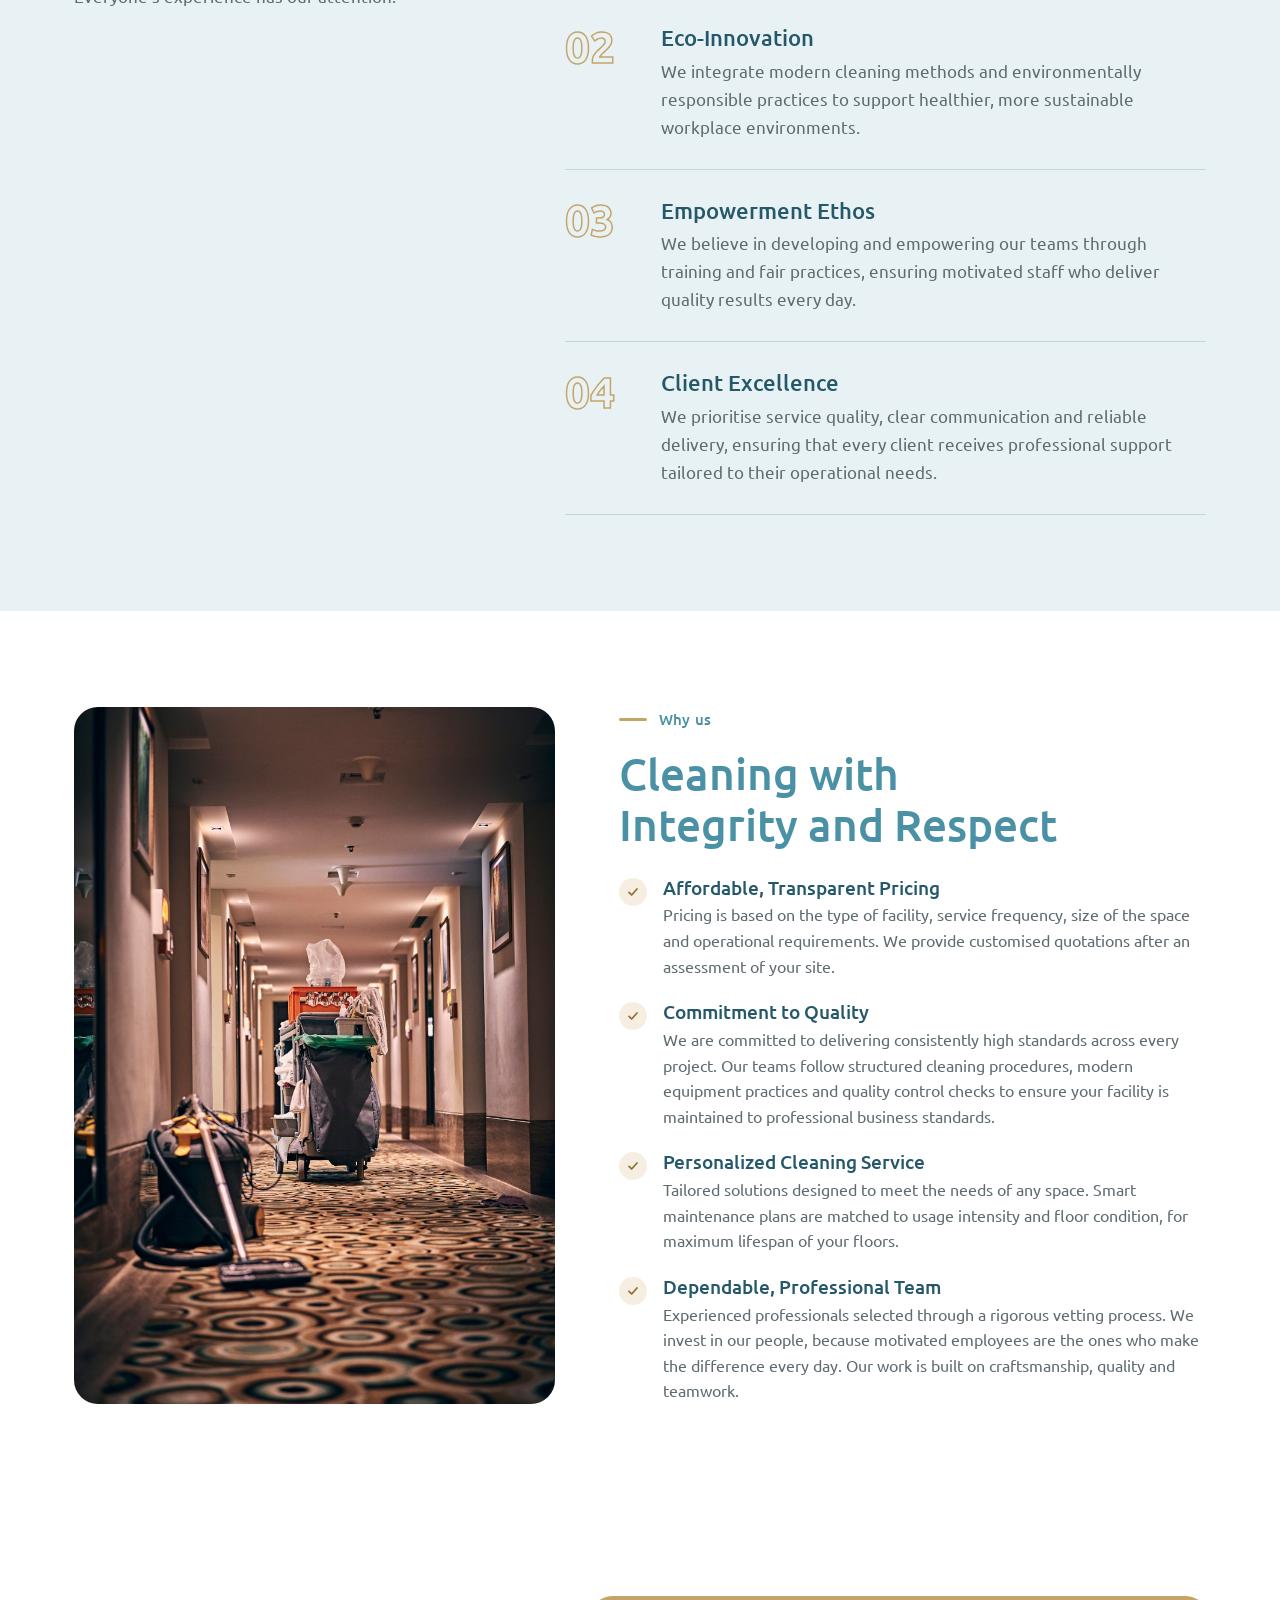
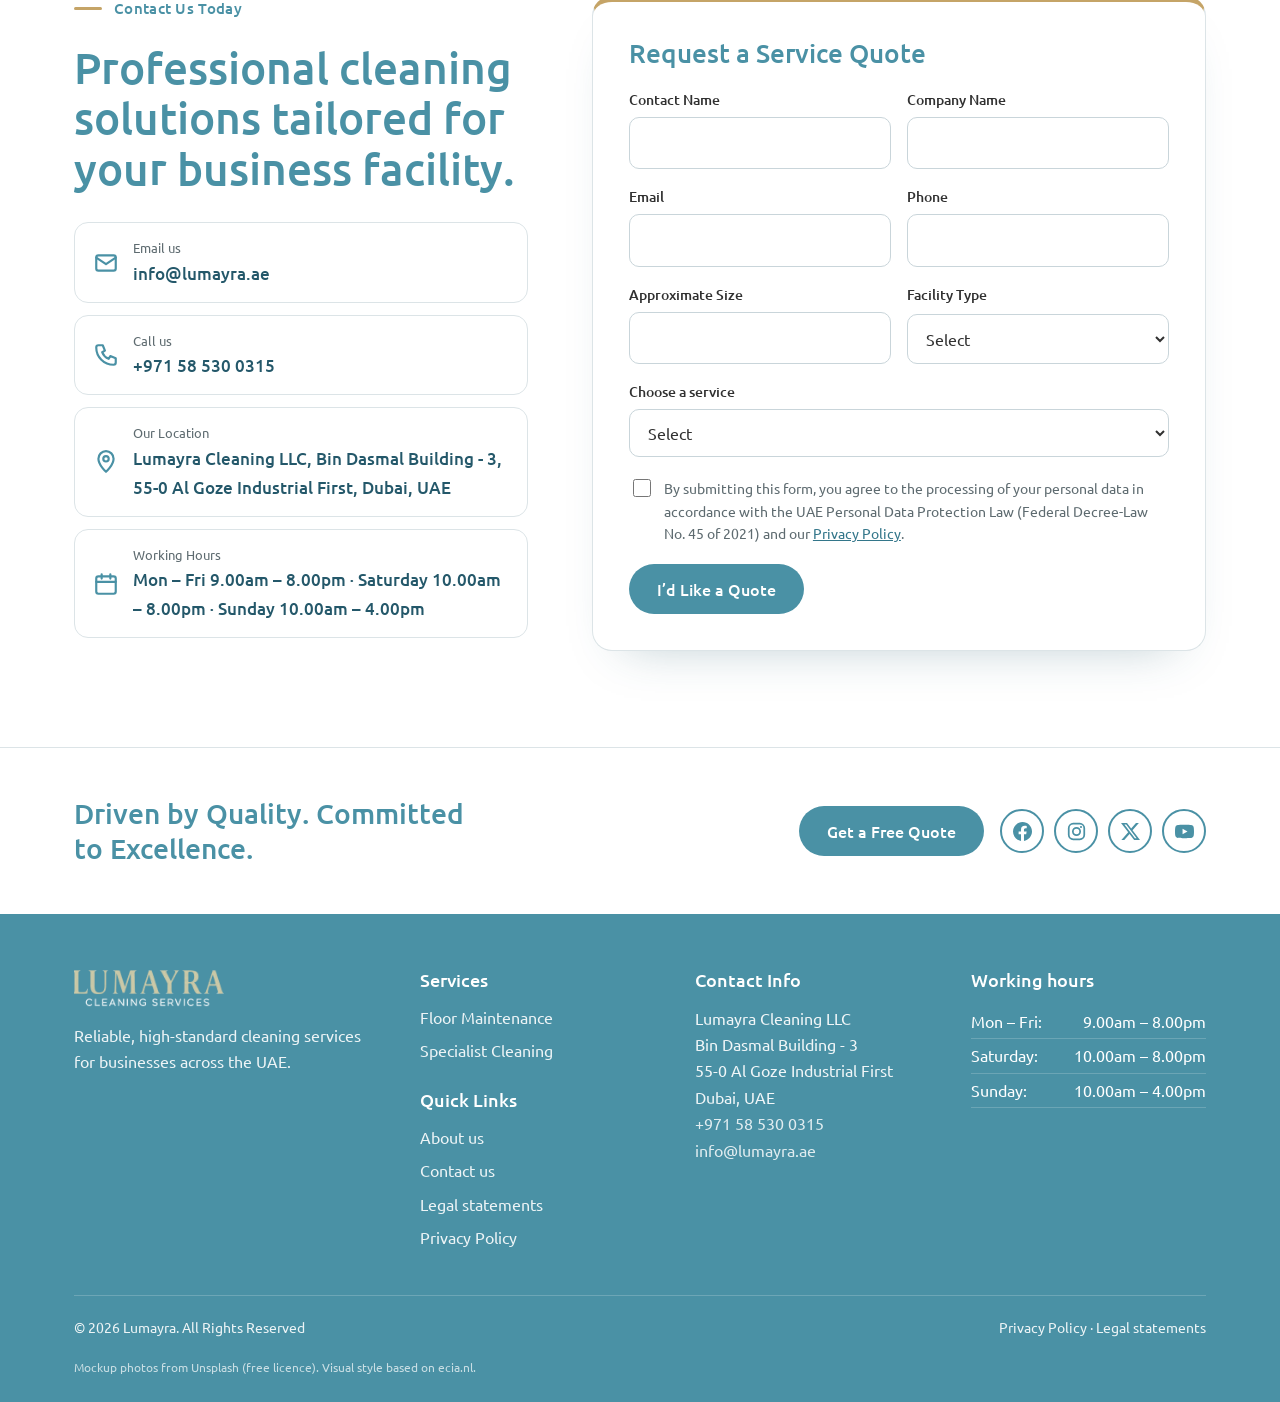
<file: mockup/about.html>
<!doctype html>
<html lang="en">

<head>
  <meta charset="utf-8">
  <meta name="viewport" content="width=device-width, initial-scale=1">
  <title>About us | Lumayra Cleaning Services</title>
  <meta name="description" content="Lumayra was founded on a single belief: great spaces deserve exceptional care. Learn about our mission, values and team.">
  <link rel="preconnect" href="https://fonts.googleapis.com">
  <link rel="stylesheet"
    href="https://fonts.googleapis.com/css2?family=Ubuntu:ital,wght@0,300;0,400;0,500;0,700;1,400&display=swap">
  <link rel="stylesheet" href="assets/site.css">
</head>

<body>
  <div class="mock-note">
    <div class="wrap">Design mockup with copy from lumayra.ae.</div>
  </div>

  <header class="site-header">
    <div class="wrap">
      <a class="logo" href="index.html" aria-label="Lumayra home">
        <img src="images/logo-lumayra-header.png" alt="Lumayra Cleaning Services" width="155" height="54">
      </a>
      <nav class="nav" id="nav" aria-label="Main">
        <a href="index.html">Home</a>
        <a href="about.html" aria-current="page">About us</a>
        <div class="dd" id="ddServices">
          <button class="dd-toggle" type="button" aria-expanded="false" aria-controls="ddMenu">
            Services
            <svg viewBox="0 0 12 8" aria-hidden="true"><path d="M1 1.5l5 5 5-5" /></svg>
          </button>
          <div class="dd-menu" id="ddMenu">
            <a class="dd-item" href="service-floor-maintenance.html" style="--c: var(--gold)">
              <b>Floor Maintenance</b>
              <span>Stripping, polishing, sealing and deep machine cleaning</span>
            </a>
            <a class="dd-item" href="service-specialist-cleaning.html" style="--c: var(--teal)">
              <b>Specialist Cleaning</b>
              <span>Deep, post-construction, handover, façade and high-level work</span>
            </a>
            <a class="dd-all" href="services.html">View all services →</a>
          </div>
        </div>
        <a href="contact.html">Contact us</a>
      </nav>
      <div class="header-cta">
        <a class="phone" href="tel:+971585300315">+971 58 530 0315</a>
        <a class="btn btn-teal" href="#get-quote">Get Quote</a>
        <button class="menu-btn" id="menuBtn" type="button" aria-expanded="false" aria-controls="nav">Menu</button>
      </div>
    </div>
  </header>
  <main id="top">
    <section class="page-hero">
      <img class="hero-bg" src="images/ind-retail.jpg" alt="">
      <div class="wrap">
        <nav class="crumbs" aria-label="Breadcrumb"><a href="index.html">Home</a> <span aria-hidden="true">/</span> <span aria-current="page">About us</span></nav>
        <h1>Driven by Quality. Committed to <em>Excellence.</em></h1>
        <p>Reliable, high-standard cleaning services powered by skilled teams with over 15 years of operational experience in Europe. We are now serving businesses across the UAE.</p>
        <div class="hero-actions">
          <a class="btn btn-gold" href="#get-quote">Get a Free Quote</a>
          <a class="btn btn-white" href="services.html">Our Services</a>
        </div>
      </div>
    </section>

    <section class="section ab-story" aria-labelledby="story-h">
      <div class="wrap">
        <div class="ab-story-top">
          <div class="ab-story-main">
            <span class="kicker">Who we are</span>
            <h2 class="ab-lede" id="story-h">Lumayra was founded on a single belief: that great spaces deserve <em>exceptional care.</em></h2>
            <div class="ab-story-cols">
              <p>As leaders in specialist floor maintenance and specialist cleaning, we go beyond appearances to protect, preserve,
                and enhance the environments where people work, move, and connect.</p>
              <p>Our team blends years of technical expertise with a passion for innovation and sustainability. We believe in
                innovation that adds value for our clients, for buildings and for the planet.</p>
            </div>
          </div>
          <aside class="ab-glance" aria-label="Lumayra at a glance">
            <h3>At a glance</h3>
            <dl>
              <div><dt>Company</dt><dd>Lumayra Cleaning LLC</dd></div>
              <div><dt>Based in</dt><dd>Al Goze Industrial First, Dubai</dd></div>
              <div><dt>Serving</dt><dd>Businesses across the UAE</dd></div>
              <div><dt>Experience</dt><dd>15+ years of operations in Europe</dd></div>
              <div><dt>Expertise</dt><dd><a href="service-floor-maintenance.html">Floor Maintenance</a><br><a href="service-specialist-cleaning.html">Specialist Cleaning</a></dd></div>
            </dl>
            <a class="btn btn-teal" href="#get-quote">Get a Free Quote</a>
          </aside>
        </div>
        <div class="ab-mosaic">
          <img src="images/ind-industrial.jpg" alt="Clean, well-organised warehouse floor">
          <img src="images/ind-healthcare.jpg" alt="Bright, spotless clinic corridor">
          <img src="images/ind-office.jpg" alt="Modern office interior">
        </div>
      </div>
    </section>

    <section class="ab-facts" aria-label="Lumayra in numbers">
      <div class="wrap">
        <div><b>15<small>+</small></b><span>years of operational experience in Europe</span></div>
        <div><b>500<small>+</small></b><span>saved hours for our clients</span></div>
        <div><b>95<small>%</small></b><span>of our clients hire us again</span></div>
        <div><b>UAE</b><span>now serving businesses across the UAE</span></div>
      </div>
    </section>

    <section class="section ab-mv" aria-labelledby="mv-h">
      <div class="wrap">
        <div class="sec-head">
          <span class="kicker">Mission &amp; values</span>
          <h2 class="h-lg" id="mv-h">Our Mission &amp; Values</h2>
        </div>
        <div class="ab-mv-grid">
          <article class="ab-panel is-mission">
            <span class="ab-panel-tag">Our mission</span>
            <p>Our mission is to enhance every space with reliable, high-quality cleaning and maintenance. We focus on
              precision, consistency, and professional care so every client feels confident in the results.</p>
          </article>
          <article class="ab-panel is-values">
            <span class="ab-panel-tag">Our values</span>
            <p>Our values are built on professionalism, reliability and continuous improvement. We focus on delivering
              consistent, transparent and high-quality cleaning solutions for every business we serve.</p>
          </article>
        </div>
        <blockquote class="ab-pull">
          “We don’t just maintain floors. We build trust, extend longevity, and deliver measurable quality. Every
          solution we offer is designed to be efficient, transparent, and future-focused.”
        </blockquote>
      </div>
    </section>

    <section class="section ab-principles" aria-labelledby="pr-h">
      <div class="wrap">
        <div class="ab-principles-head">
          <span class="kicker">Our approach</span>
          <h2 class="h-lg" id="pr-h">We look beyond tomorrow</h2>
          <p>Everyone’s experience has our attention.</p>
        </div>
        <ol class="ab-list">
          <li>
            <span class="ab-idx">01</span>
            <h3>Dependable Team</h3>
            <p>Our team is trained, professional and reliable. You can count on us to maintain your facility with consistency, discipline and attention to detail.</p>
          </li>
          <li>
            <span class="ab-idx">02</span>
            <h3>Eco-Innovation</h3>
            <p>We integrate modern cleaning methods and environmentally responsible practices to support healthier, more sustainable workplace environments.</p>
          </li>
          <li>
            <span class="ab-idx">03</span>
            <h3>Empowerment Ethos</h3>
            <p>We believe in developing and empowering our teams through training and fair practices, ensuring motivated staff who deliver quality results every day.</p>
          </li>
          <li>
            <span class="ab-idx">04</span>
            <h3>Client Excellence</h3>
            <p>We prioritise service quality, clear communication and reliable delivery, ensuring that every client receives professional support tailored to their operational needs.</p>
          </li>
        </ol>
      </div>
    </section>

    <section class="section ab-why" id="why-us" aria-labelledby="why-h">
      <div class="wrap">
        <figure class="ab-why-photo">
          <img src="images/ind-hotel.jpg" alt="Housekeeping trolley and vacuum in a hotel corridor">
        </figure>
        <div class="ab-why-copy">
          <span class="kicker">Why us</span>
          <h2 class="h-lg" id="why-h">Cleaning with Integrity and Respect</h2>
          <ul class="ab-checks">
            <li>
              <h3>Affordable, Transparent Pricing</h3>
              <p>Pricing is based on the type of facility, service frequency, size of the space and operational requirements. We provide customised quotations after an assessment of your site.</p>
            </li>
            <li>
              <h3>Commitment to Quality</h3>
              <p>We are committed to delivering consistently high standards across every project. Our teams follow structured cleaning procedures, modern equipment practices and quality control checks to ensure your facility is maintained to professional business standards.</p>
            </li>
            <li>
              <h3>Personalized Cleaning Service</h3>
              <p>Tailored solutions designed to meet the needs of any space. Smart maintenance plans are matched to usage intensity and floor condition, for maximum lifespan of your floors.</p>
            </li>
            <li>
              <h3>Dependable, Professional Team</h3>
              <p>Experienced professionals selected through a rigorous vetting process. We invest in our people, because motivated employees are the ones who make the difference every day. Our work is built on craftsmanship, quality and teamwork.</p>
            </li>
          </ul>
        </div>
      </div>
    </section>

    <section class="section quote" id="get-quote">
      <div class="wrap">
        <div class="quote-copy">
          <span class="kicker">Contact Us Today</span>
          <h2 class="h-lg">Professional cleaning solutions tailored for your business facility.</h2>
          <div class="contact-cards">
            <a href="mailto:info@lumayra.ae"><svg viewBox="0 0 24 24" aria-hidden="true">
                <rect x="3" y="5" width="18" height="14" rx="2" />
                <path d="M3 7l9 6 9-6" />
              </svg><span><small>Email us</small><b>info@lumayra.ae</b></span></a>
            <a href="tel:+971585300315"><svg viewBox="0 0 24 24" aria-hidden="true">
                <path d="M5 3h4l2 5-2.5 1.5a11 11 0 0 0 6 6L16 13l5 2v4a2 2 0 0 1-2 2A16 16 0 0 1 3 5a2 2 0 0 1 2-2" />
              </svg><span><small>Call us</small><b>+971 58 530 0315</b></span></a>
            <div><svg viewBox="0 0 24 24" aria-hidden="true">
                <path d="M12 21s-7-6.2-7-12a7 7 0 0 1 14 0c0 5.8-7 12-7 12z" />
                <circle cx="12" cy="9" r="2.5" />
              </svg><span><small>Our Location</small><b>Lumayra Cleaning LLC, Bin Dasmal Building - 3, 55-0 Al Goze
                  Industrial First, Dubai, UAE</b></span>
            </div>
            <div><svg viewBox="0 0 24 24" aria-hidden="true">
                <rect x="3" y="5" width="18" height="16" rx="2" />
                <path d="M3 10h18M8 3v4M16 3v4" />
              </svg><span><small>Working Hours</small><b>Mon – Fri 9.00am – 8.00pm · Saturday 10.00am – 8.00pm ·
                  Sunday 10.00am – 4.00pm</b></span>
            </div>
          </div>
        </div>

        <form class="card" id="quoteForm" novalidate>
          <h3>Request a Service Quote</h3>
          <div class="form-grid">
            <div class="field"><label for="f-name">Contact Name</label><input id="f-name" name="name"
                autocomplete="name" required></div>
            <div class="field"><label for="f-company">Company Name</label><input id="f-company" name="company"
                autocomplete="organization"></div>
            <div class="field"><label for="f-email">Email</label><input id="f-email" name="email" type="email"
                autocomplete="email" required></div>
            <div class="field"><label for="f-phone">Phone</label><input id="f-phone" name="phone" type="tel"
                autocomplete="tel"></div>
            <div class="field"><label for="f-size">Approximate Size</label><input id="f-size" name="size"></div>
            <div class="field"><label for="f-type">Facility Type</label>
              <select id="f-type" name="type">
                <option value="">Select</option>
                <option>Office</option>
                <option>Warehouse</option>
                <option>Retail</option>
                <option>Commercial building</option>
                <option>Industrial facility</option>
              </select>
            </div>
            <div class="field full"><label for="f-service">Choose a service</label>
              <select id="f-service" name="service">
                <option value="">Select</option>
                <option>Specialist Cleaning</option>
                <option>Floor Maintenance</option>
              </select>
            </div>
          </div>
          <label class="consent" for="f-consent"><input id="f-consent" name="consent" type="checkbox" required>
            <span>By submitting this form, you agree to the processing of your personal data in accordance with the
              UAE Personal Data Protection Law (Federal Decree-Law No. 45 of 2021) and our <a href="privacy-policy.html">Privacy
                Policy</a>.</span></label>
          <div class="form-foot">
            <button class="btn btn-teal" type="submit">I’d Like a Quote</button>
            <span class="form-msg" id="formMsg" role="status" hidden>Mockup only: the form is not connected yet.</span>
          </div>
        </form>
      </div>
    </section>
  </main>

  <div class="foot-top">
    <div class="wrap">
      <p>Driven by Quality. Committed to Excellence.</p>
      <div class="foot-top-actions">
        <a class="btn btn-teal" href="#get-quote">Get a Free Quote</a>
        <div class="socials" aria-label="Follow us">
          <a href="https://www.facebook.com/" aria-label="Facebook"><svg viewBox="0 0 24 24" aria-hidden="true"><path d="M24 12.073c0-6.627-5.373-12-12-12s-12 5.373-12 12c0 5.99 4.388 10.954 10.125 11.854v-8.385H7.078v-3.47h3.047V9.43c0-3.007 1.792-4.669 4.533-4.669 1.312 0 2.686.235 2.686.235v2.953H15.83c-1.491 0-1.956.925-1.956 1.874v2.25h3.328l-.532 3.47h-2.796v8.385C19.612 23.027 24 18.062 24 12.073z" /></svg></a>
          <a href="https://www.instagram.com/" aria-label="Instagram"><svg viewBox="0 0 24 24" aria-hidden="true"><rect x="2.2" y="2.2" width="19.6" height="19.6" rx="5.6" fill="none" stroke="currentColor" stroke-width="2.2" /><circle cx="12" cy="12" r="4.6" fill="none" stroke="currentColor" stroke-width="2.2" /><circle cx="17.7" cy="6.3" r="1.4" /></svg></a>
          <a href="https://x.com/" aria-label="X (Twitter)"><svg viewBox="0 0 24 24" aria-hidden="true"><path d="M18.901 1.153h3.68l-8.04 9.19L24 22.846h-7.406l-5.8-7.584-6.638 7.584H.474l8.6-9.83L0 1.154h7.594l5.243 6.932ZM17.61 20.644h2.039L6.486 3.24H4.298Z" /></svg></a>
          <a href="https://www.youtube.com/" aria-label="YouTube"><svg viewBox="0 0 24 24" aria-hidden="true"><path d="M23.498 6.186a3.016 3.016 0 0 0-2.122-2.136C19.505 3.545 12 3.545 12 3.545s-7.505 0-9.377.505A3.017 3.017 0 0 0 .502 6.186C0 8.07 0 12 0 12s0 3.93.502 5.814a3.016 3.016 0 0 0 2.122 2.136c1.871.505 9.376.505 9.376.505s7.505 0 9.377-.505a3.015 3.015 0 0 0 2.122-2.136C24 15.93 24 12 24 12s0-3.93-.502-5.814zM9.545 15.568V8.432L15.818 12l-6.273 3.568z" /></svg></a>
        </div>
      </div>
    </div>
  </div>

  <footer class="site-footer">
    <div class="wrap">
      <div class="foot-grid">
        <div class="foot-about">
          <a class="logo" href="index.html"><img src="images/logo-lumayra-footer.png" alt="Lumayra Cleaning Services"
              width="184" height="64"></a>
          <p>Reliable, high-standard cleaning services for businesses across the UAE.</p>
        </div>
        <div>
          <h3>Services</h3>
          <ul>
            <li><a href="service-floor-maintenance.html">Floor Maintenance</a></li>
            <li><a href="service-specialist-cleaning.html">Specialist Cleaning</a></li>
          </ul>
          <h3 style="margin-top:26px;">Quick Links</h3>
          <ul>
            <li><a href="about.html">About us</a></li>
            <li><a href="contact.html">Contact us</a></li>
            <li><a href="legal-statements.html">Legal statements</a></li>
            <li><a href="privacy-policy.html">Privacy Policy</a></li>
          </ul>
        </div>
        <div>
          <h3>Contact Info</h3>
          <address>Lumayra Cleaning LLC<br>Bin Dasmal Building - 3<br>55-0 Al Goze Industrial First<br>Dubai, UAE<br><a
              href="tel:+971585300315">+971 58 530 0315</a><br><a href="mailto:info@lumayra.ae">info@lumayra.ae</a>
          </address>
        </div>
        <div class="hours">
          <h3>Working hours</h3>
          <div><span>Mon – Fri:</span><span>9.00am – 8.00pm</span></div>
          <div><span>Saturday:</span><span>10.00am – 8.00pm</span></div>
          <div><span>Sunday:</span><span>10.00am – 4.00pm</span></div>
        </div>
      </div>
      <div class="foot-bottom">
        <span>© 2026 Lumayra. All Rights Reserved</span>
        <span><a href="privacy-policy.html">Privacy Policy</a> · <a
            href="legal-statements.html">Legal statements</a></span>
      </div>
      <p class="credits">Mockup photos from Unsplash (free licence). Visual style based on ecia.nl.</p>
    </div>
  </footer>

  <script src="assets/site.js"></script>
</body>

</html>
</file>
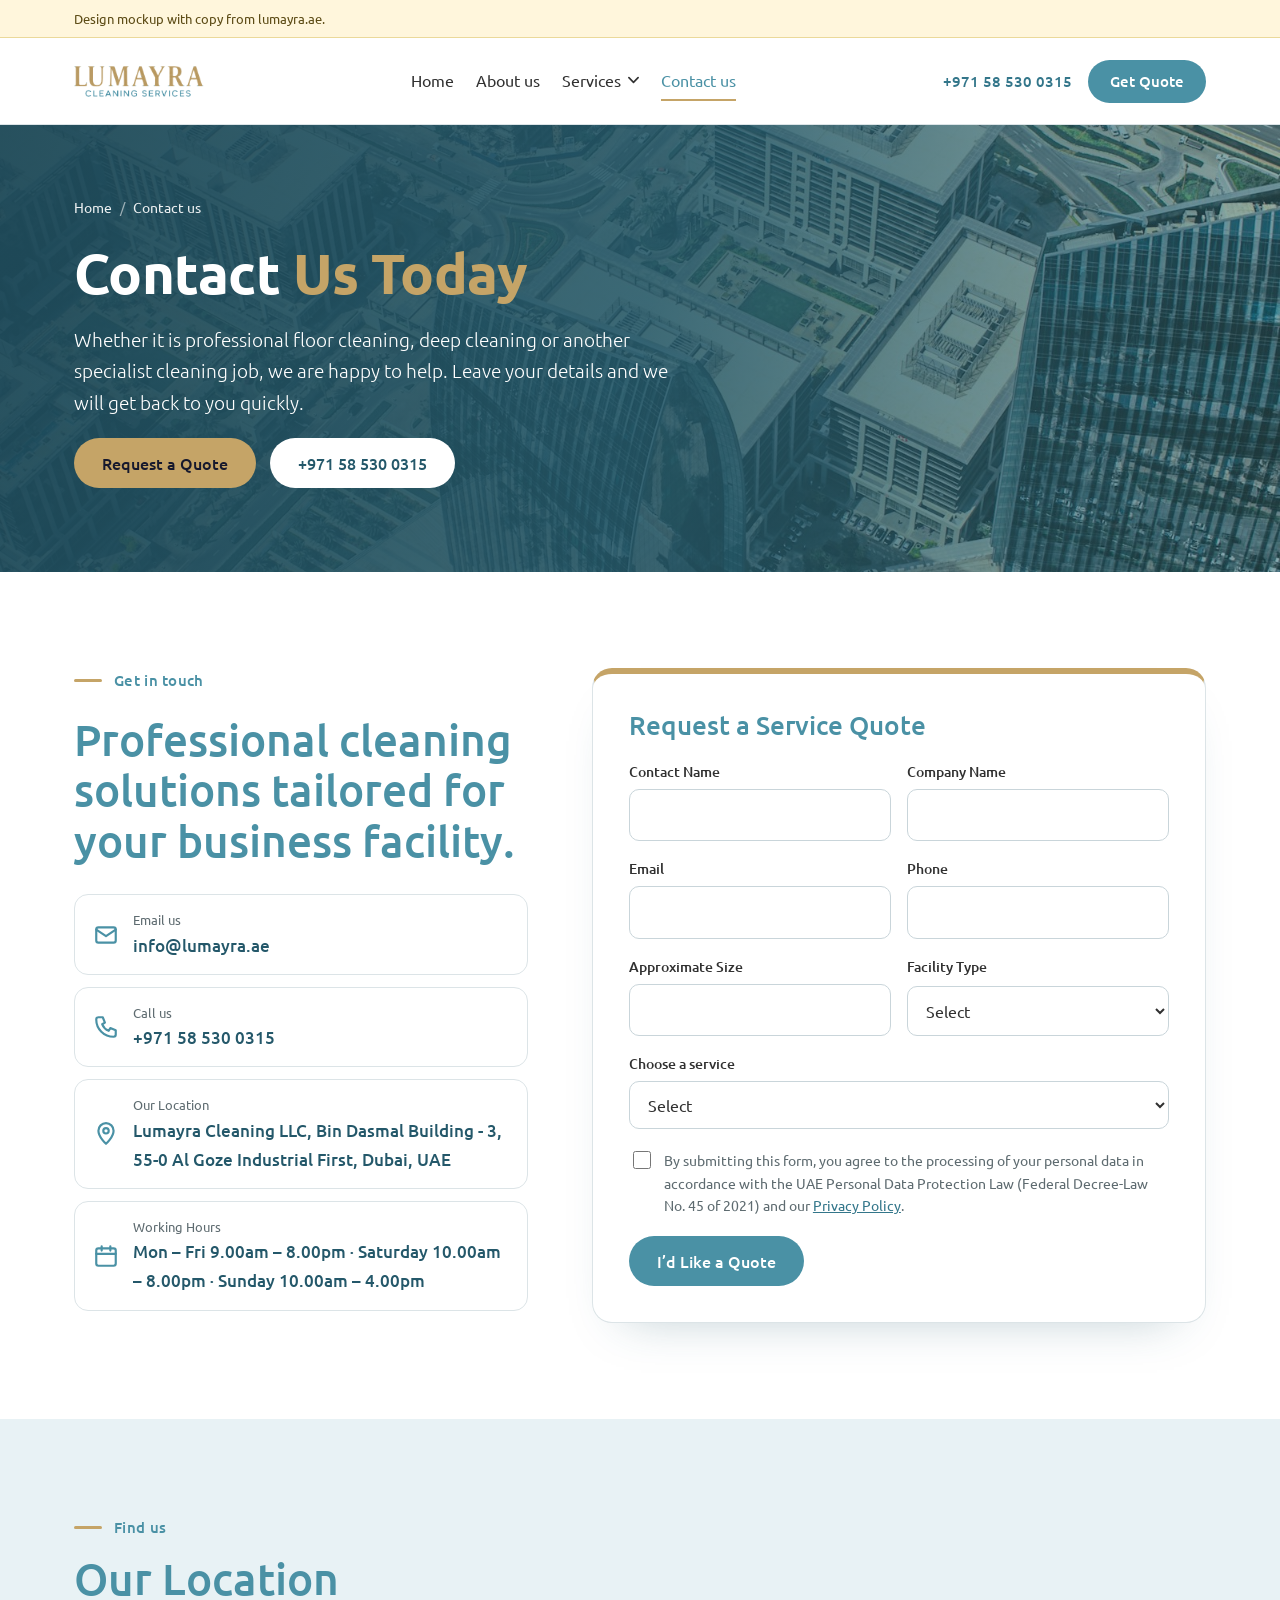
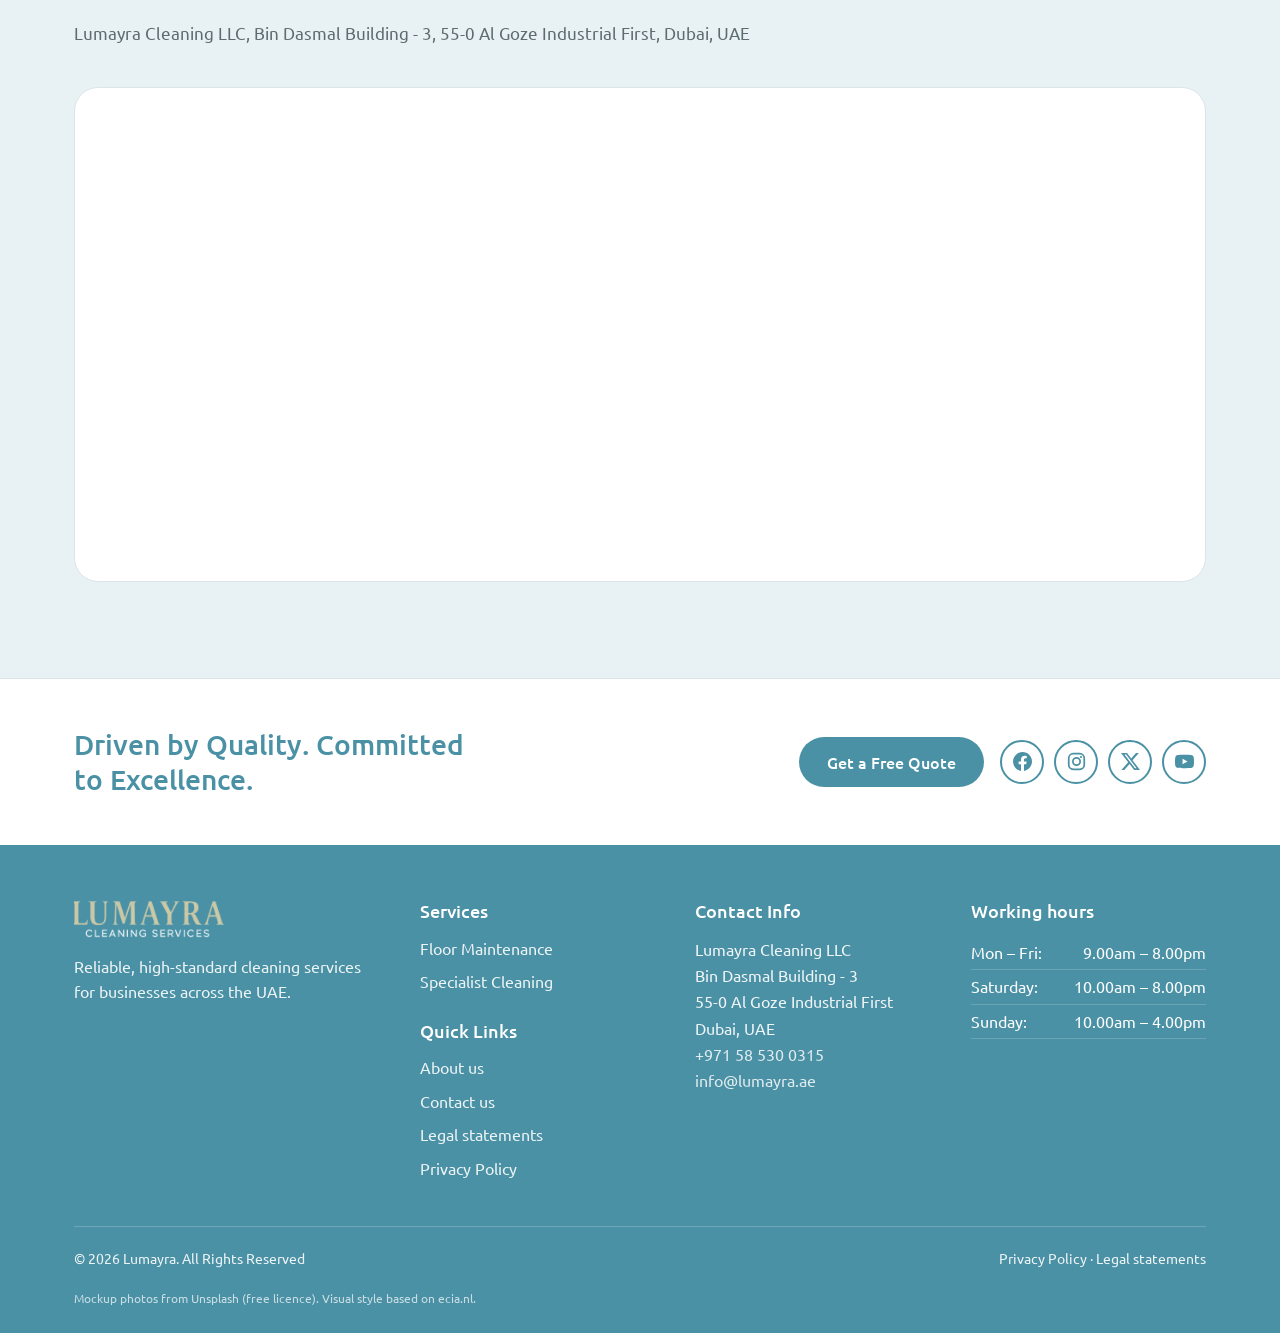
<file: mockup/contact.html>
<!doctype html>
<html lang="en">

<head>
  <meta charset="utf-8">
  <meta name="viewport" content="width=device-width, initial-scale=1">
  <title>Contact us | Lumayra Cleaning Services</title>
  <meta name="description" content="Contact Lumayra Cleaning LLC in Dubai. Call +971 58 530 0315, email info@lumayra.ae or request a service quote.">
  <link rel="preconnect" href="https://fonts.googleapis.com">
  <link rel="stylesheet"
    href="https://fonts.googleapis.com/css2?family=Ubuntu:ital,wght@0,300;0,400;0,500;0,700;1,400&display=swap">
  <link rel="stylesheet" href="assets/site.css">
</head>

<body>
  <div class="mock-note">
    <div class="wrap">Design mockup with copy from lumayra.ae.</div>
  </div>

  <header class="site-header">
    <div class="wrap">
      <a class="logo" href="index.html" aria-label="Lumayra home">
        <img src="images/logo-lumayra-header.png" alt="Lumayra Cleaning Services" width="155" height="54">
      </a>
      <nav class="nav" id="nav" aria-label="Main">
        <a href="index.html">Home</a>
        <a href="about.html">About us</a>
        <div class="dd" id="ddServices">
          <button class="dd-toggle" type="button" aria-expanded="false" aria-controls="ddMenu">
            Services
            <svg viewBox="0 0 12 8" aria-hidden="true"><path d="M1 1.5l5 5 5-5" /></svg>
          </button>
          <div class="dd-menu" id="ddMenu">
            <a class="dd-item" href="service-floor-maintenance.html" style="--c: var(--gold)">
              <b>Floor Maintenance</b>
              <span>Stripping, polishing, sealing and deep machine cleaning</span>
            </a>
            <a class="dd-item" href="service-specialist-cleaning.html" style="--c: var(--teal)">
              <b>Specialist Cleaning</b>
              <span>Deep, post-construction, handover, façade and high-level work</span>
            </a>
            <a class="dd-all" href="services.html">View all services →</a>
          </div>
        </div>
        <a href="contact.html" aria-current="page">Contact us</a>
      </nav>
      <div class="header-cta">
        <a class="phone" href="tel:+971585300315">+971 58 530 0315</a>
        <a class="btn btn-teal" href="#get-quote">Get Quote</a>
        <button class="menu-btn" id="menuBtn" type="button" aria-expanded="false" aria-controls="nav">Menu</button>
      </div>
    </div>
  </header>
  <main id="top">
    <section class="page-hero">
      <img class="hero-bg" src="images/cta-dubai.jpg" alt="">
      <div class="wrap">
        <nav class="crumbs" aria-label="Breadcrumb"><a href="index.html">Home</a> <span aria-hidden="true">/</span> <span aria-current="page">Contact us</span></nav>
        <h1>Contact <em>Us Today</em></h1>
        <p>Whether it is professional floor cleaning, deep cleaning or another specialist cleaning job, we are happy to help. Leave your details and we will get back to you quickly.</p>
        <div class="hero-actions">
          <a class="btn btn-gold" href="#get-quote">Request a Quote</a>
          <a class="btn btn-white" href="tel:+971585300315">+971 58 530 0315</a>
        </div>
      </div>
    </section>

    <section class="section quote" id="get-quote">
      <div class="wrap">
        <div class="quote-copy">
          <span class="kicker">Get in touch</span>
          <h2 class="h-lg">Professional cleaning solutions tailored for your business facility.</h2>
          <div class="contact-cards">
            <a href="mailto:info@lumayra.ae"><svg viewBox="0 0 24 24" aria-hidden="true">
                <rect x="3" y="5" width="18" height="14" rx="2" />
                <path d="M3 7l9 6 9-6" />
              </svg><span><small>Email us</small><b>info@lumayra.ae</b></span></a>
            <a href="tel:+971585300315"><svg viewBox="0 0 24 24" aria-hidden="true">
                <path d="M5 3h4l2 5-2.5 1.5a11 11 0 0 0 6 6L16 13l5 2v4a2 2 0 0 1-2 2A16 16 0 0 1 3 5a2 2 0 0 1 2-2" />
              </svg><span><small>Call us</small><b>+971 58 530 0315</b></span></a>
            <div><svg viewBox="0 0 24 24" aria-hidden="true">
                <path d="M12 21s-7-6.2-7-12a7 7 0 0 1 14 0c0 5.8-7 12-7 12z" />
                <circle cx="12" cy="9" r="2.5" />
              </svg><span><small>Our Location</small><b>Lumayra Cleaning LLC, Bin Dasmal Building - 3, 55-0 Al Goze
                  Industrial First, Dubai, UAE</b></span>
            </div>
            <div><svg viewBox="0 0 24 24" aria-hidden="true">
                <rect x="3" y="5" width="18" height="16" rx="2" />
                <path d="M3 10h18M8 3v4M16 3v4" />
              </svg><span><small>Working Hours</small><b>Mon – Fri 9.00am – 8.00pm · Saturday 10.00am – 8.00pm ·
                  Sunday 10.00am – 4.00pm</b></span>
            </div>
          </div>
        </div>

        <form class="card" id="quoteForm" novalidate>
          <h3>Request a Service Quote</h3>
          <div class="form-grid">
            <div class="field"><label for="f-name">Contact Name</label><input id="f-name" name="name"
                autocomplete="name" required></div>
            <div class="field"><label for="f-company">Company Name</label><input id="f-company" name="company"
                autocomplete="organization"></div>
            <div class="field"><label for="f-email">Email</label><input id="f-email" name="email" type="email"
                autocomplete="email" required></div>
            <div class="field"><label for="f-phone">Phone</label><input id="f-phone" name="phone" type="tel"
                autocomplete="tel"></div>
            <div class="field"><label for="f-size">Approximate Size</label><input id="f-size" name="size"></div>
            <div class="field"><label for="f-type">Facility Type</label>
              <select id="f-type" name="type">
                <option value="">Select</option>
                <option>Office</option>
                <option>Warehouse</option>
                <option>Retail</option>
                <option>Commercial building</option>
                <option>Industrial facility</option>
              </select>
            </div>
            <div class="field full"><label for="f-service">Choose a service</label>
              <select id="f-service" name="service">
                <option value="">Select</option>
                <option>Specialist Cleaning</option>
                <option>Floor Maintenance</option>
              </select>
            </div>
          </div>
          <label class="consent" for="f-consent"><input id="f-consent" name="consent" type="checkbox" required>
            <span>By submitting this form, you agree to the processing of your personal data in accordance with the
              UAE Personal Data Protection Law (Federal Decree-Law No. 45 of 2021) and our <a href="privacy-policy.html">Privacy
                Policy</a>.</span></label>
          <div class="form-foot">
            <button class="btn btn-teal" type="submit">I’d Like a Quote</button>
            <span class="form-msg" id="formMsg" role="status" hidden>Mockup only: the form is not connected yet.</span>
          </div>
        </form>
      </div>
    </section>

    <section class="section map-sec" aria-labelledby="map-h">
      <div class="wrap">
        <div class="sec-head">
          <span class="kicker">Find us</span>
          <h2 class="h-lg" id="map-h">Our Location</h2>
          <p>Lumayra Cleaning LLC, Bin Dasmal Building - 3, 55-0 Al Goze Industrial First, Dubai, UAE</p>
        </div>
        <div class="map-frame">
          <iframe title="Map showing Lumayra Cleaning LLC in Al Goze Industrial First, Dubai"
            src="https://maps.google.com/maps?q=Lumayra%20Cleaning%20LLC%20Bin%20Dasmal%20Building%20-%203%2055-0%20Al%20Goze%20Industrial%20First%20Dubai%2C%20UAE&amp;t=m&amp;z=14&amp;output=embed&amp;iwloc=near"
            loading="lazy" referrerpolicy="no-referrer-when-downgrade"></iframe>
        </div>
      </div>
    </section>
  </main>

  <div class="foot-top">
    <div class="wrap">
      <p>Driven by Quality. Committed to Excellence.</p>
      <div class="foot-top-actions">
        <a class="btn btn-teal" href="#get-quote">Get a Free Quote</a>
        <div class="socials" aria-label="Follow us">
          <a href="https://www.facebook.com/" aria-label="Facebook"><svg viewBox="0 0 24 24" aria-hidden="true"><path d="M24 12.073c0-6.627-5.373-12-12-12s-12 5.373-12 12c0 5.99 4.388 10.954 10.125 11.854v-8.385H7.078v-3.47h3.047V9.43c0-3.007 1.792-4.669 4.533-4.669 1.312 0 2.686.235 2.686.235v2.953H15.83c-1.491 0-1.956.925-1.956 1.874v2.25h3.328l-.532 3.47h-2.796v8.385C19.612 23.027 24 18.062 24 12.073z" /></svg></a>
          <a href="https://www.instagram.com/" aria-label="Instagram"><svg viewBox="0 0 24 24" aria-hidden="true"><rect x="2.2" y="2.2" width="19.6" height="19.6" rx="5.6" fill="none" stroke="currentColor" stroke-width="2.2" /><circle cx="12" cy="12" r="4.6" fill="none" stroke="currentColor" stroke-width="2.2" /><circle cx="17.7" cy="6.3" r="1.4" /></svg></a>
          <a href="https://x.com/" aria-label="X (Twitter)"><svg viewBox="0 0 24 24" aria-hidden="true"><path d="M18.901 1.153h3.68l-8.04 9.19L24 22.846h-7.406l-5.8-7.584-6.638 7.584H.474l8.6-9.83L0 1.154h7.594l5.243 6.932ZM17.61 20.644h2.039L6.486 3.24H4.298Z" /></svg></a>
          <a href="https://www.youtube.com/" aria-label="YouTube"><svg viewBox="0 0 24 24" aria-hidden="true"><path d="M23.498 6.186a3.016 3.016 0 0 0-2.122-2.136C19.505 3.545 12 3.545 12 3.545s-7.505 0-9.377.505A3.017 3.017 0 0 0 .502 6.186C0 8.07 0 12 0 12s0 3.93.502 5.814a3.016 3.016 0 0 0 2.122 2.136c1.871.505 9.376.505 9.376.505s7.505 0 9.377-.505a3.015 3.015 0 0 0 2.122-2.136C24 15.93 24 12 24 12s0-3.93-.502-5.814zM9.545 15.568V8.432L15.818 12l-6.273 3.568z" /></svg></a>
        </div>
      </div>
    </div>
  </div>

  <footer class="site-footer">
    <div class="wrap">
      <div class="foot-grid">
        <div class="foot-about">
          <a class="logo" href="index.html"><img src="images/logo-lumayra-footer.png" alt="Lumayra Cleaning Services"
              width="184" height="64"></a>
          <p>Reliable, high-standard cleaning services for businesses across the UAE.</p>
        </div>
        <div>
          <h3>Services</h3>
          <ul>
            <li><a href="service-floor-maintenance.html">Floor Maintenance</a></li>
            <li><a href="service-specialist-cleaning.html">Specialist Cleaning</a></li>
          </ul>
          <h3 style="margin-top:26px;">Quick Links</h3>
          <ul>
            <li><a href="about.html">About us</a></li>
            <li><a href="contact.html">Contact us</a></li>
            <li><a href="legal-statements.html">Legal statements</a></li>
            <li><a href="privacy-policy.html">Privacy Policy</a></li>
          </ul>
        </div>
        <div>
          <h3>Contact Info</h3>
          <address>Lumayra Cleaning LLC<br>Bin Dasmal Building - 3<br>55-0 Al Goze Industrial First<br>Dubai, UAE<br><a
              href="tel:+971585300315">+971 58 530 0315</a><br><a href="mailto:info@lumayra.ae">info@lumayra.ae</a>
          </address>
        </div>
        <div class="hours">
          <h3>Working hours</h3>
          <div><span>Mon – Fri:</span><span>9.00am – 8.00pm</span></div>
          <div><span>Saturday:</span><span>10.00am – 8.00pm</span></div>
          <div><span>Sunday:</span><span>10.00am – 4.00pm</span></div>
        </div>
      </div>
      <div class="foot-bottom">
        <span>© 2026 Lumayra. All Rights Reserved</span>
        <span><a href="privacy-policy.html">Privacy Policy</a> · <a
            href="legal-statements.html">Legal statements</a></span>
      </div>
      <p class="credits">Mockup photos from Unsplash (free licence). Visual style based on ecia.nl.</p>
    </div>
  </footer>

  <script src="assets/site.js"></script>
</body>

</html>
</file>
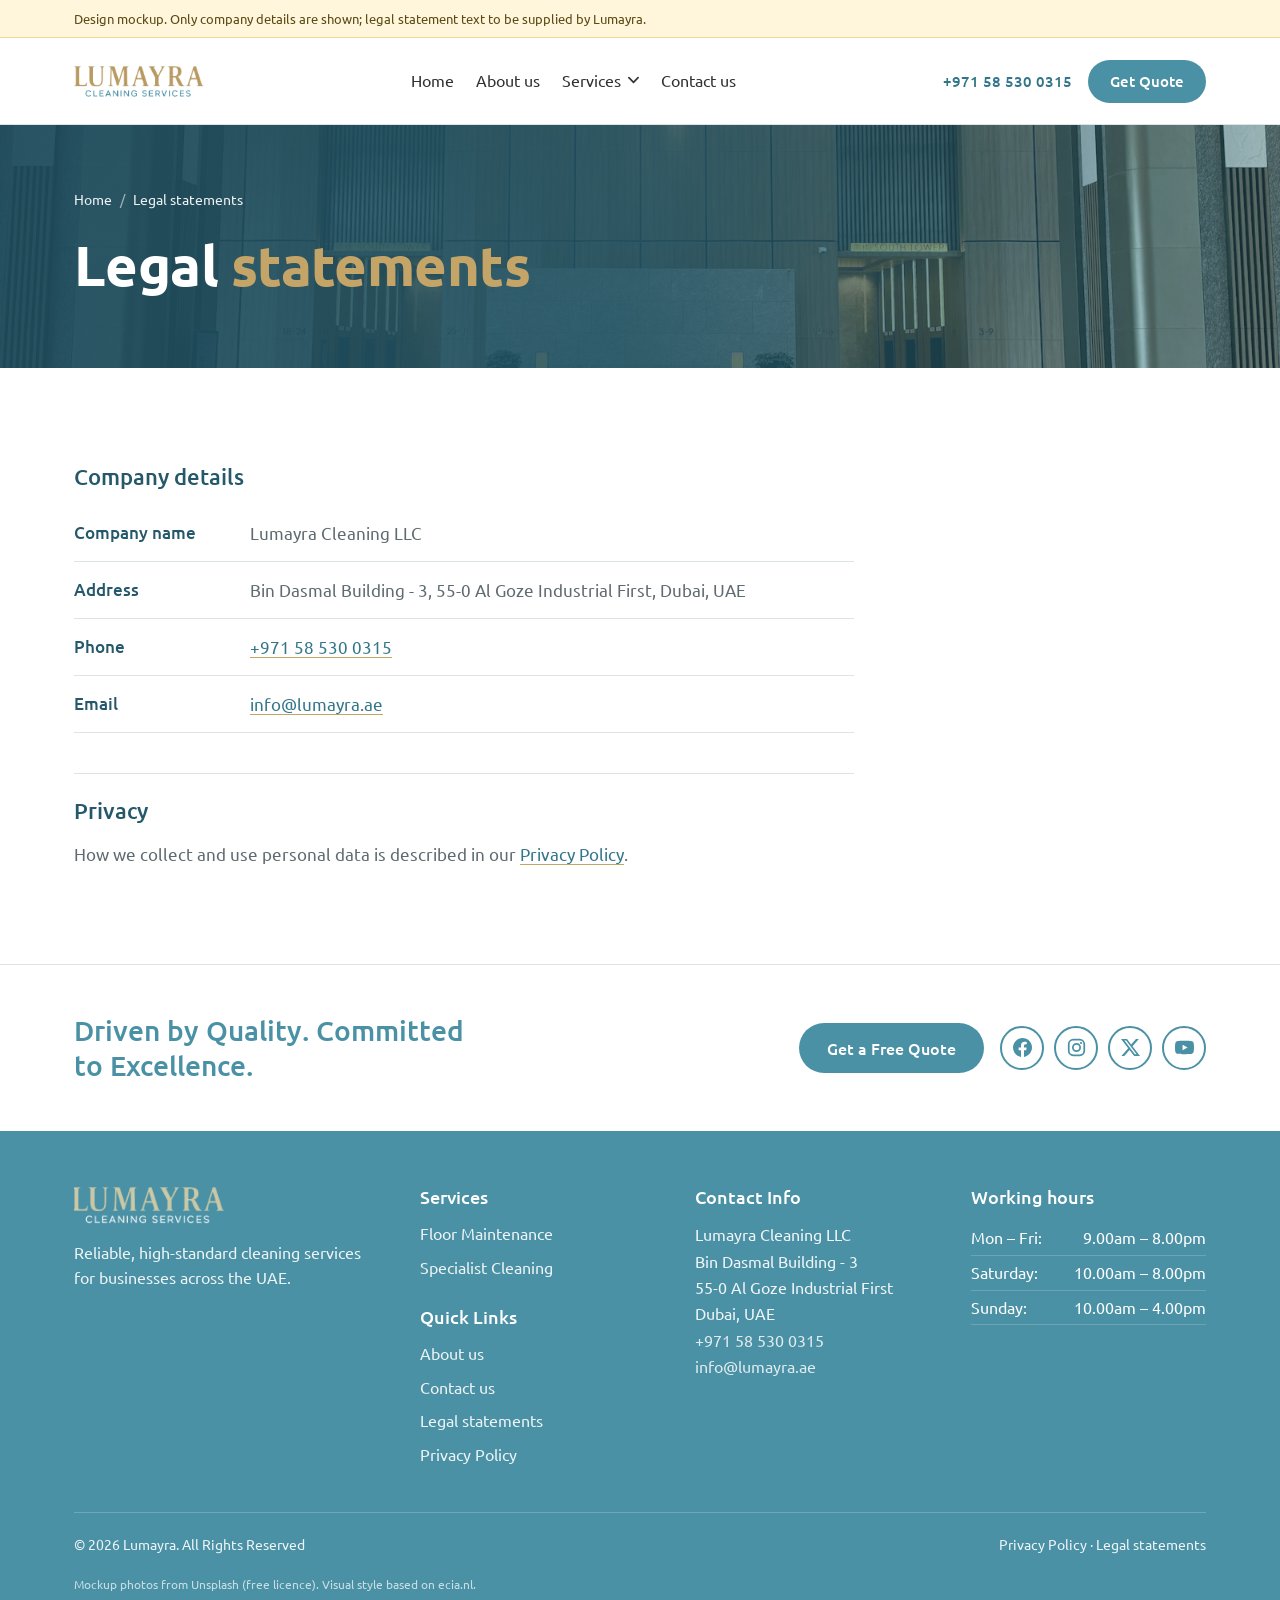
<file: mockup/legal-statements.html>
<!doctype html>
<html lang="en">

<head>
  <meta charset="utf-8">
  <meta name="viewport" content="width=device-width, initial-scale=1">
  <title>Legal statements | Lumayra Cleaning Services</title>
  <meta name="description" content="Company details and legal information for Lumayra Cleaning LLC.">
  <link rel="preconnect" href="https://fonts.googleapis.com">
  <link rel="stylesheet"
    href="https://fonts.googleapis.com/css2?family=Ubuntu:ital,wght@0,300;0,400;0,500;0,700;1,400&display=swap">
  <link rel="stylesheet" href="assets/site.css">
</head>

<body>
  <div class="mock-note">
    <div class="wrap">Design mockup. Only company details are shown; legal statement text to be supplied by Lumayra.</div>
  </div>

  <header class="site-header">
    <div class="wrap">
      <a class="logo" href="index.html" aria-label="Lumayra home">
        <img src="images/logo-lumayra-header.png" alt="Lumayra Cleaning Services" width="155" height="54">
      </a>
      <nav class="nav" id="nav" aria-label="Main">
        <a href="index.html">Home</a>
        <a href="about.html">About us</a>
        <div class="dd" id="ddServices">
          <button class="dd-toggle" type="button" aria-expanded="false" aria-controls="ddMenu">
            Services
            <svg viewBox="0 0 12 8" aria-hidden="true"><path d="M1 1.5l5 5 5-5" /></svg>
          </button>
          <div class="dd-menu" id="ddMenu">
            <a class="dd-item" href="service-floor-maintenance.html" style="--c: var(--gold)">
              <b>Floor Maintenance</b>
              <span>Stripping, polishing, sealing and deep machine cleaning</span>
            </a>
            <a class="dd-item" href="service-specialist-cleaning.html" style="--c: var(--teal)">
              <b>Specialist Cleaning</b>
              <span>Deep, post-construction, handover, façade and high-level work</span>
            </a>
            <a class="dd-all" href="services.html">View all services →</a>
          </div>
        </div>
        <a href="contact.html">Contact us</a>
      </nav>
      <div class="header-cta">
        <a class="phone" href="tel:+971585300315">+971 58 530 0315</a>
        <a class="btn btn-teal" href="contact.html#get-quote">Get Quote</a>
        <button class="menu-btn" id="menuBtn" type="button" aria-expanded="false" aria-controls="nav">Menu</button>
      </div>
    </div>
  </header>
  <main id="top">
    <section class="page-hero is-slim">
      <img class="hero-bg" src="images/hero-lobby.jpg" alt="">
      <div class="wrap">
        <nav class="crumbs" aria-label="Breadcrumb"><a href="index.html">Home</a> <span aria-hidden="true">/</span> <span aria-current="page">Legal statements</span></nav>
        <h1>Legal <em>statements</em></h1>
      </div>
    </section>

    <section class="section legal">
      <div class="wrap">
        <article class="legal-body">
          <h2>Company details</h2>
          <dl class="legal-facts">
            <div><dt>Company name</dt><dd>Lumayra Cleaning LLC</dd></div>
            <div><dt>Address</dt><dd>Bin Dasmal Building - 3, 55-0 Al Goze Industrial First, Dubai, UAE</dd></div>
            <div><dt>Phone</dt><dd><a href="tel:+971585300315">+971 58 530 0315</a></dd></div>
            <div><dt>Email</dt><dd><a href="mailto:info@lumayra.ae">info@lumayra.ae</a></dd></div>
          </dl>

          <h2>Privacy</h2>
          <p>How we collect and use personal data is described in our <a href="privacy-policy.html">Privacy Policy</a>.</p>
        </article>
      </div>
    </section>
  </main>

  <div class="foot-top">
    <div class="wrap">
      <p>Driven by Quality. Committed to Excellence.</p>
      <div class="foot-top-actions">
        <a class="btn btn-teal" href="contact.html#get-quote">Get a Free Quote</a>
        <div class="socials" aria-label="Follow us">
          <a href="https://www.facebook.com/" aria-label="Facebook"><svg viewBox="0 0 24 24" aria-hidden="true"><path d="M24 12.073c0-6.627-5.373-12-12-12s-12 5.373-12 12c0 5.99 4.388 10.954 10.125 11.854v-8.385H7.078v-3.47h3.047V9.43c0-3.007 1.792-4.669 4.533-4.669 1.312 0 2.686.235 2.686.235v2.953H15.83c-1.491 0-1.956.925-1.956 1.874v2.25h3.328l-.532 3.47h-2.796v8.385C19.612 23.027 24 18.062 24 12.073z" /></svg></a>
          <a href="https://www.instagram.com/" aria-label="Instagram"><svg viewBox="0 0 24 24" aria-hidden="true"><rect x="2.2" y="2.2" width="19.6" height="19.6" rx="5.6" fill="none" stroke="currentColor" stroke-width="2.2" /><circle cx="12" cy="12" r="4.6" fill="none" stroke="currentColor" stroke-width="2.2" /><circle cx="17.7" cy="6.3" r="1.4" /></svg></a>
          <a href="https://x.com/" aria-label="X (Twitter)"><svg viewBox="0 0 24 24" aria-hidden="true"><path d="M18.901 1.153h3.68l-8.04 9.19L24 22.846h-7.406l-5.8-7.584-6.638 7.584H.474l8.6-9.83L0 1.154h7.594l5.243 6.932ZM17.61 20.644h2.039L6.486 3.24H4.298Z" /></svg></a>
          <a href="https://www.youtube.com/" aria-label="YouTube"><svg viewBox="0 0 24 24" aria-hidden="true"><path d="M23.498 6.186a3.016 3.016 0 0 0-2.122-2.136C19.505 3.545 12 3.545 12 3.545s-7.505 0-9.377.505A3.017 3.017 0 0 0 .502 6.186C0 8.07 0 12 0 12s0 3.93.502 5.814a3.016 3.016 0 0 0 2.122 2.136c1.871.505 9.376.505 9.376.505s7.505 0 9.377-.505a3.015 3.015 0 0 0 2.122-2.136C24 15.93 24 12 24 12s0-3.93-.502-5.814zM9.545 15.568V8.432L15.818 12l-6.273 3.568z" /></svg></a>
        </div>
      </div>
    </div>
  </div>

  <footer class="site-footer">
    <div class="wrap">
      <div class="foot-grid">
        <div class="foot-about">
          <a class="logo" href="index.html"><img src="images/logo-lumayra-footer.png" alt="Lumayra Cleaning Services"
              width="184" height="64"></a>
          <p>Reliable, high-standard cleaning services for businesses across the UAE.</p>
        </div>
        <div>
          <h3>Services</h3>
          <ul>
            <li><a href="service-floor-maintenance.html">Floor Maintenance</a></li>
            <li><a href="service-specialist-cleaning.html">Specialist Cleaning</a></li>
          </ul>
          <h3 style="margin-top:26px;">Quick Links</h3>
          <ul>
            <li><a href="about.html">About us</a></li>
            <li><a href="contact.html">Contact us</a></li>
            <li><a href="legal-statements.html">Legal statements</a></li>
            <li><a href="privacy-policy.html">Privacy Policy</a></li>
          </ul>
        </div>
        <div>
          <h3>Contact Info</h3>
          <address>Lumayra Cleaning LLC<br>Bin Dasmal Building - 3<br>55-0 Al Goze Industrial First<br>Dubai, UAE<br><a
              href="tel:+971585300315">+971 58 530 0315</a><br><a href="mailto:info@lumayra.ae">info@lumayra.ae</a>
          </address>
        </div>
        <div class="hours">
          <h3>Working hours</h3>
          <div><span>Mon – Fri:</span><span>9.00am – 8.00pm</span></div>
          <div><span>Saturday:</span><span>10.00am – 8.00pm</span></div>
          <div><span>Sunday:</span><span>10.00am – 4.00pm</span></div>
        </div>
      </div>
      <div class="foot-bottom">
        <span>© 2026 Lumayra. All Rights Reserved</span>
        <span><a href="privacy-policy.html">Privacy Policy</a> · <a
            href="legal-statements.html">Legal statements</a></span>
      </div>
      <p class="credits">Mockup photos from Unsplash (free licence). Visual style based on ecia.nl.</p>
    </div>
  </footer>

  <script src="assets/site.js"></script>
</body>

</html>
</file>
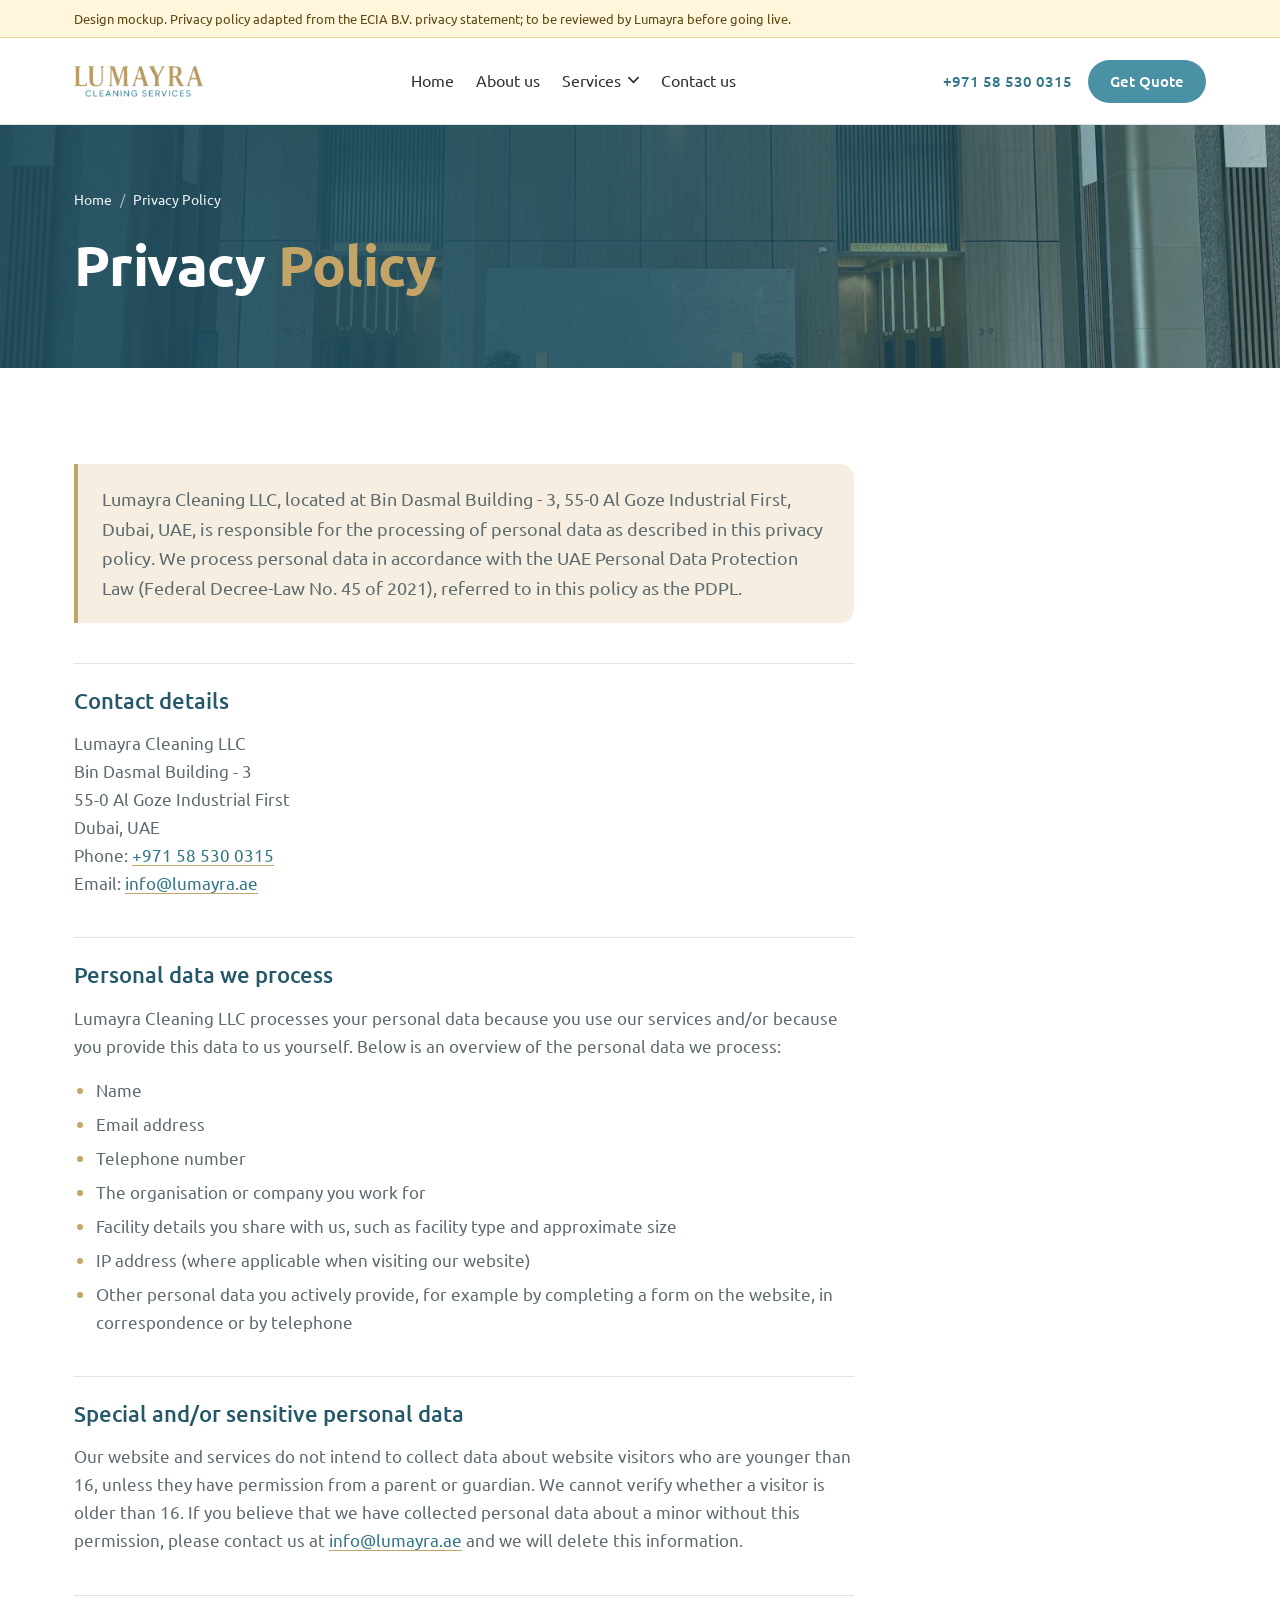
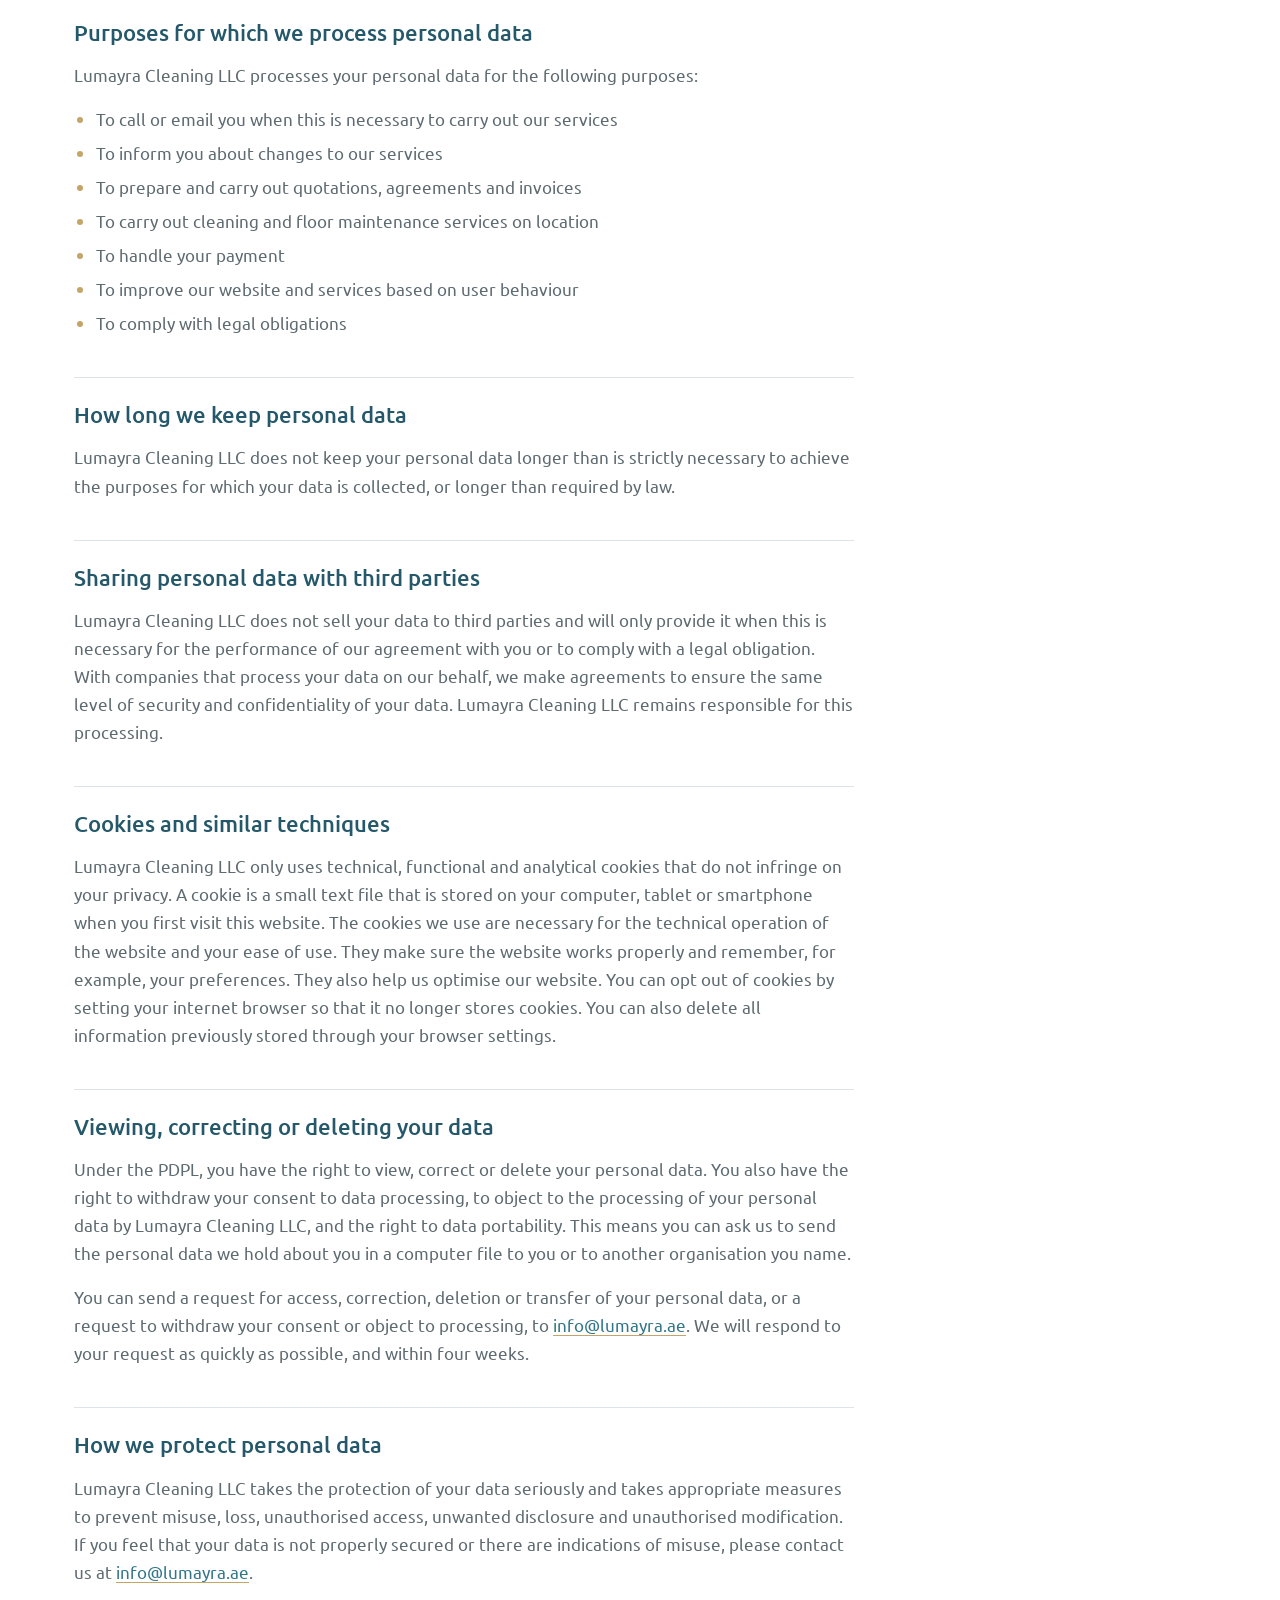
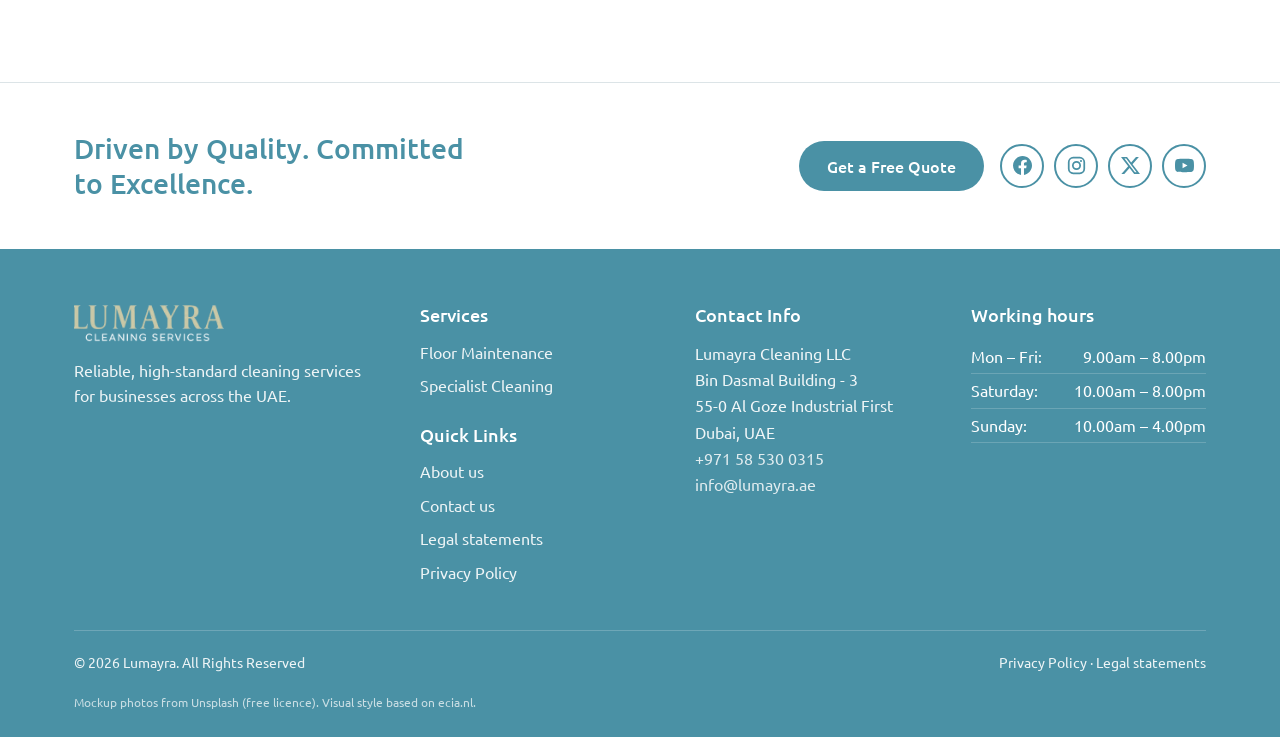
<file: mockup/privacy-policy.html>
<!doctype html>
<html lang="en">

<head>
  <meta charset="utf-8">
  <meta name="viewport" content="width=device-width, initial-scale=1">
  <title>Privacy Policy | Lumayra Cleaning Services</title>
  <meta name="description" content="How Lumayra Cleaning LLC collects, uses and protects your personal data.">
  <link rel="preconnect" href="https://fonts.googleapis.com">
  <link rel="stylesheet"
    href="https://fonts.googleapis.com/css2?family=Ubuntu:ital,wght@0,300;0,400;0,500;0,700;1,400&display=swap">
  <link rel="stylesheet" href="assets/site.css">
</head>

<body>
  <div class="mock-note">
    <div class="wrap">Design mockup. Privacy policy adapted from the ECIA B.V. privacy statement; to be reviewed by Lumayra before going live.</div>
  </div>

  <header class="site-header">
    <div class="wrap">
      <a class="logo" href="index.html" aria-label="Lumayra home">
        <img src="images/logo-lumayra-header.png" alt="Lumayra Cleaning Services" width="155" height="54">
      </a>
      <nav class="nav" id="nav" aria-label="Main">
        <a href="index.html">Home</a>
        <a href="about.html">About us</a>
        <div class="dd" id="ddServices">
          <button class="dd-toggle" type="button" aria-expanded="false" aria-controls="ddMenu">
            Services
            <svg viewBox="0 0 12 8" aria-hidden="true"><path d="M1 1.5l5 5 5-5" /></svg>
          </button>
          <div class="dd-menu" id="ddMenu">
            <a class="dd-item" href="service-floor-maintenance.html" style="--c: var(--gold)">
              <b>Floor Maintenance</b>
              <span>Stripping, polishing, sealing and deep machine cleaning</span>
            </a>
            <a class="dd-item" href="service-specialist-cleaning.html" style="--c: var(--teal)">
              <b>Specialist Cleaning</b>
              <span>Deep, post-construction, handover, façade and high-level work</span>
            </a>
            <a class="dd-all" href="services.html">View all services →</a>
          </div>
        </div>
        <a href="contact.html">Contact us</a>
      </nav>
      <div class="header-cta">
        <a class="phone" href="tel:+971585300315">+971 58 530 0315</a>
        <a class="btn btn-teal" href="contact.html#get-quote">Get Quote</a>
        <button class="menu-btn" id="menuBtn" type="button" aria-expanded="false" aria-controls="nav">Menu</button>
      </div>
    </div>
  </header>
  <main id="top">
    <section class="page-hero is-slim">
      <img class="hero-bg" src="images/hero-lobby.jpg" alt="">
      <div class="wrap">
        <nav class="crumbs" aria-label="Breadcrumb"><a href="index.html">Home</a> <span aria-hidden="true">/</span> <span aria-current="page">Privacy Policy</span></nav>
        <h1>Privacy <em>Policy</em></h1>
      </div>
    </section>

    <section class="section legal">
      <div class="wrap">
        <article class="legal-body">
          <p class="legal-intro">Lumayra Cleaning LLC, located at Bin Dasmal Building - 3, 55-0 Al Goze Industrial First, Dubai, UAE, is responsible for the processing of personal data as described in this privacy policy. We process personal data in accordance with the UAE Personal Data Protection Law (Federal Decree-Law No. 45 of 2021), referred to in this policy as the PDPL.</p>

          <h2>Contact details</h2>
          <p>Lumayra Cleaning LLC<br>Bin Dasmal Building - 3<br>55-0 Al Goze Industrial First<br>Dubai, UAE<br>
            Phone: <a href="tel:+971585300315">+971 58 530 0315</a><br>
            Email: <a href="mailto:info@lumayra.ae">info@lumayra.ae</a></p>

          <h2>Personal data we process</h2>
          <p>Lumayra Cleaning LLC processes your personal data because you use our services and/or because you provide this data to us yourself. Below is an overview of the personal data we process:</p>
          <ul>
            <li>Name</li>
            <li>Email address</li>
            <li>Telephone number</li>
            <li>The organisation or company you work for</li>
            <li>Facility details you share with us, such as facility type and approximate size</li>
            <li>IP address (where applicable when visiting our website)</li>
            <li>Other personal data you actively provide, for example by completing a form on the website, in correspondence or by telephone</li>
          </ul>

          <h2>Special and/or sensitive personal data</h2>
          <p>Our website and services do not intend to collect data about website visitors who are younger than 16, unless they have permission from a parent or guardian. We cannot verify whether a visitor is older than 16. If you believe that we have collected personal data about a minor without this permission, please contact us at <a href="mailto:info@lumayra.ae">info@lumayra.ae</a> and we will delete this information.</p>

          <h2>Purposes for which we process personal data</h2>
          <p>Lumayra Cleaning LLC processes your personal data for the following purposes:</p>
          <ul>
            <li>To call or email you when this is necessary to carry out our services</li>
            <li>To inform you about changes to our services</li>
            <li>To prepare and carry out quotations, agreements and invoices</li>
            <li>To carry out cleaning and floor maintenance services on location</li>
            <li>To handle your payment</li>
            <li>To improve our website and services based on user behaviour</li>
            <li>To comply with legal obligations</li>
          </ul>

          <h2>How long we keep personal data</h2>
          <p>Lumayra Cleaning LLC does not keep your personal data longer than is strictly necessary to achieve the purposes for which your data is collected, or longer than required by law.</p>

          <h2>Sharing personal data with third parties</h2>
          <p>Lumayra Cleaning LLC does not sell your data to third parties and will only provide it when this is necessary for the performance of our agreement with you or to comply with a legal obligation. With companies that process your data on our behalf, we make agreements to ensure the same level of security and confidentiality of your data. Lumayra Cleaning LLC remains responsible for this processing.</p>

          <h2>Cookies and similar techniques</h2>
          <p>Lumayra Cleaning LLC only uses technical, functional and analytical cookies that do not infringe on your privacy. A cookie is a small text file that is stored on your computer, tablet or smartphone when you first visit this website. The cookies we use are necessary for the technical operation of the website and your ease of use. They make sure the website works properly and remember, for example, your preferences. They also help us optimise our website. You can opt out of cookies by setting your internet browser so that it no longer stores cookies. You can also delete all information previously stored through your browser settings.</p>

          <h2>Viewing, correcting or deleting your data</h2>
          <p>Under the PDPL, you have the right to view, correct or delete your personal data. You also have the right to withdraw your consent to data processing, to object to the processing of your personal data by Lumayra Cleaning LLC, and the right to data portability. This means you can ask us to send the personal data we hold about you in a computer file to you or to another organisation you name.</p>
          <p>You can send a request for access, correction, deletion or transfer of your personal data, or a request to withdraw your consent or object to processing, to <a href="mailto:info@lumayra.ae">info@lumayra.ae</a>. We will respond to your request as quickly as possible, and within four weeks.</p>

          <h2>How we protect personal data</h2>
          <p>Lumayra Cleaning LLC takes the protection of your data seriously and takes appropriate measures to prevent misuse, loss, unauthorised access, unwanted disclosure and unauthorised modification. If you feel that your data is not properly secured or there are indications of misuse, please contact us at <a href="mailto:info@lumayra.ae">info@lumayra.ae</a>.</p>
        </article>
      </div>
    </section>
  </main>

  <div class="foot-top">
    <div class="wrap">
      <p>Driven by Quality. Committed to Excellence.</p>
      <div class="foot-top-actions">
        <a class="btn btn-teal" href="contact.html#get-quote">Get a Free Quote</a>
        <div class="socials" aria-label="Follow us">
          <a href="https://www.facebook.com/" aria-label="Facebook"><svg viewBox="0 0 24 24" aria-hidden="true"><path d="M24 12.073c0-6.627-5.373-12-12-12s-12 5.373-12 12c0 5.99 4.388 10.954 10.125 11.854v-8.385H7.078v-3.47h3.047V9.43c0-3.007 1.792-4.669 4.533-4.669 1.312 0 2.686.235 2.686.235v2.953H15.83c-1.491 0-1.956.925-1.956 1.874v2.25h3.328l-.532 3.47h-2.796v8.385C19.612 23.027 24 18.062 24 12.073z" /></svg></a>
          <a href="https://www.instagram.com/" aria-label="Instagram"><svg viewBox="0 0 24 24" aria-hidden="true"><rect x="2.2" y="2.2" width="19.6" height="19.6" rx="5.6" fill="none" stroke="currentColor" stroke-width="2.2" /><circle cx="12" cy="12" r="4.6" fill="none" stroke="currentColor" stroke-width="2.2" /><circle cx="17.7" cy="6.3" r="1.4" /></svg></a>
          <a href="https://x.com/" aria-label="X (Twitter)"><svg viewBox="0 0 24 24" aria-hidden="true"><path d="M18.901 1.153h3.68l-8.04 9.19L24 22.846h-7.406l-5.8-7.584-6.638 7.584H.474l8.6-9.83L0 1.154h7.594l5.243 6.932ZM17.61 20.644h2.039L6.486 3.24H4.298Z" /></svg></a>
          <a href="https://www.youtube.com/" aria-label="YouTube"><svg viewBox="0 0 24 24" aria-hidden="true"><path d="M23.498 6.186a3.016 3.016 0 0 0-2.122-2.136C19.505 3.545 12 3.545 12 3.545s-7.505 0-9.377.505A3.017 3.017 0 0 0 .502 6.186C0 8.07 0 12 0 12s0 3.93.502 5.814a3.016 3.016 0 0 0 2.122 2.136c1.871.505 9.376.505 9.376.505s7.505 0 9.377-.505a3.015 3.015 0 0 0 2.122-2.136C24 15.93 24 12 24 12s0-3.93-.502-5.814zM9.545 15.568V8.432L15.818 12l-6.273 3.568z" /></svg></a>
        </div>
      </div>
    </div>
  </div>

  <footer class="site-footer">
    <div class="wrap">
      <div class="foot-grid">
        <div class="foot-about">
          <a class="logo" href="index.html"><img src="images/logo-lumayra-footer.png" alt="Lumayra Cleaning Services"
              width="184" height="64"></a>
          <p>Reliable, high-standard cleaning services for businesses across the UAE.</p>
        </div>
        <div>
          <h3>Services</h3>
          <ul>
            <li><a href="service-floor-maintenance.html">Floor Maintenance</a></li>
            <li><a href="service-specialist-cleaning.html">Specialist Cleaning</a></li>
          </ul>
          <h3 style="margin-top:26px;">Quick Links</h3>
          <ul>
            <li><a href="about.html">About us</a></li>
            <li><a href="contact.html">Contact us</a></li>
            <li><a href="legal-statements.html">Legal statements</a></li>
            <li><a href="privacy-policy.html">Privacy Policy</a></li>
          </ul>
        </div>
        <div>
          <h3>Contact Info</h3>
          <address>Lumayra Cleaning LLC<br>Bin Dasmal Building - 3<br>55-0 Al Goze Industrial First<br>Dubai, UAE<br><a
              href="tel:+971585300315">+971 58 530 0315</a><br><a href="mailto:info@lumayra.ae">info@lumayra.ae</a>
          </address>
        </div>
        <div class="hours">
          <h3>Working hours</h3>
          <div><span>Mon – Fri:</span><span>9.00am – 8.00pm</span></div>
          <div><span>Saturday:</span><span>10.00am – 8.00pm</span></div>
          <div><span>Sunday:</span><span>10.00am – 4.00pm</span></div>
        </div>
      </div>
      <div class="foot-bottom">
        <span>© 2026 Lumayra. All Rights Reserved</span>
        <span><a href="privacy-policy.html">Privacy Policy</a> · <a
            href="legal-statements.html">Legal statements</a></span>
      </div>
      <p class="credits">Mockup photos from Unsplash (free licence). Visual style based on ecia.nl.</p>
    </div>
  </footer>

  <script src="assets/site.js"></script>
</body>

</html>
</file>
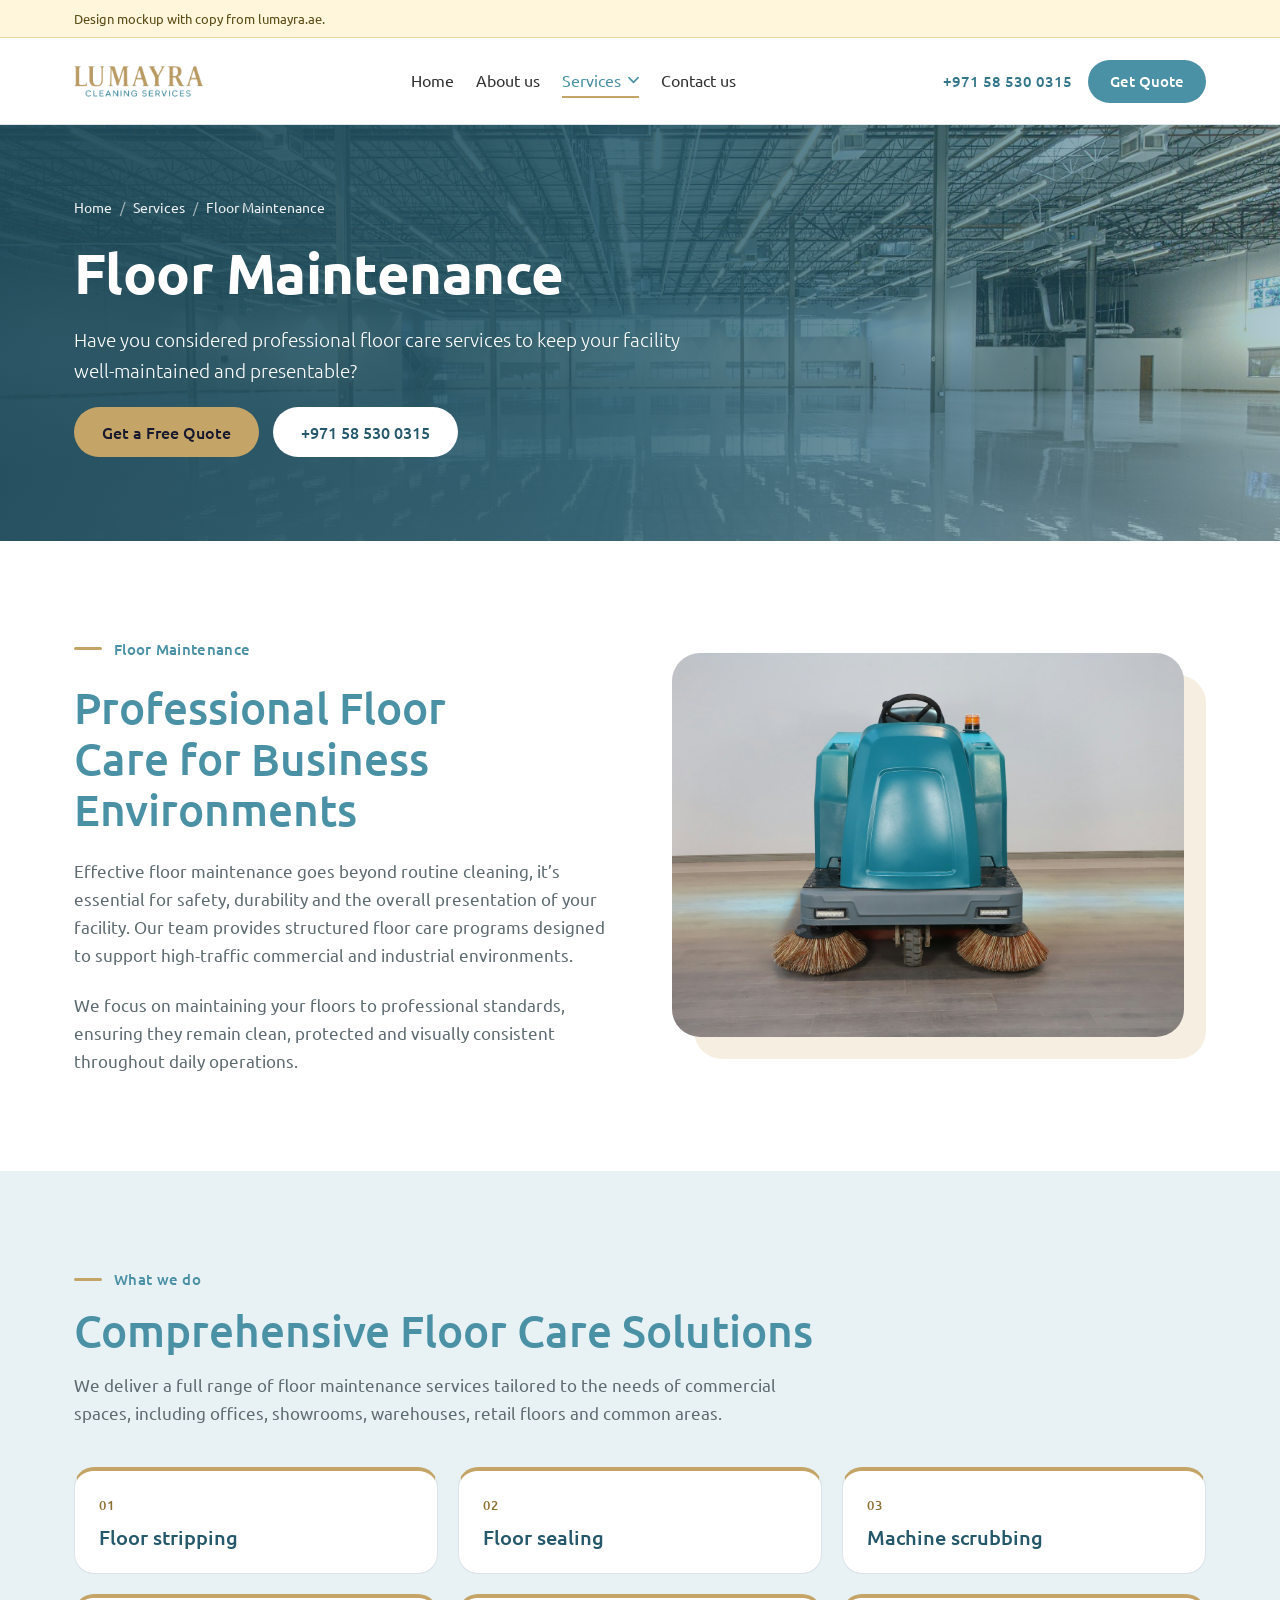
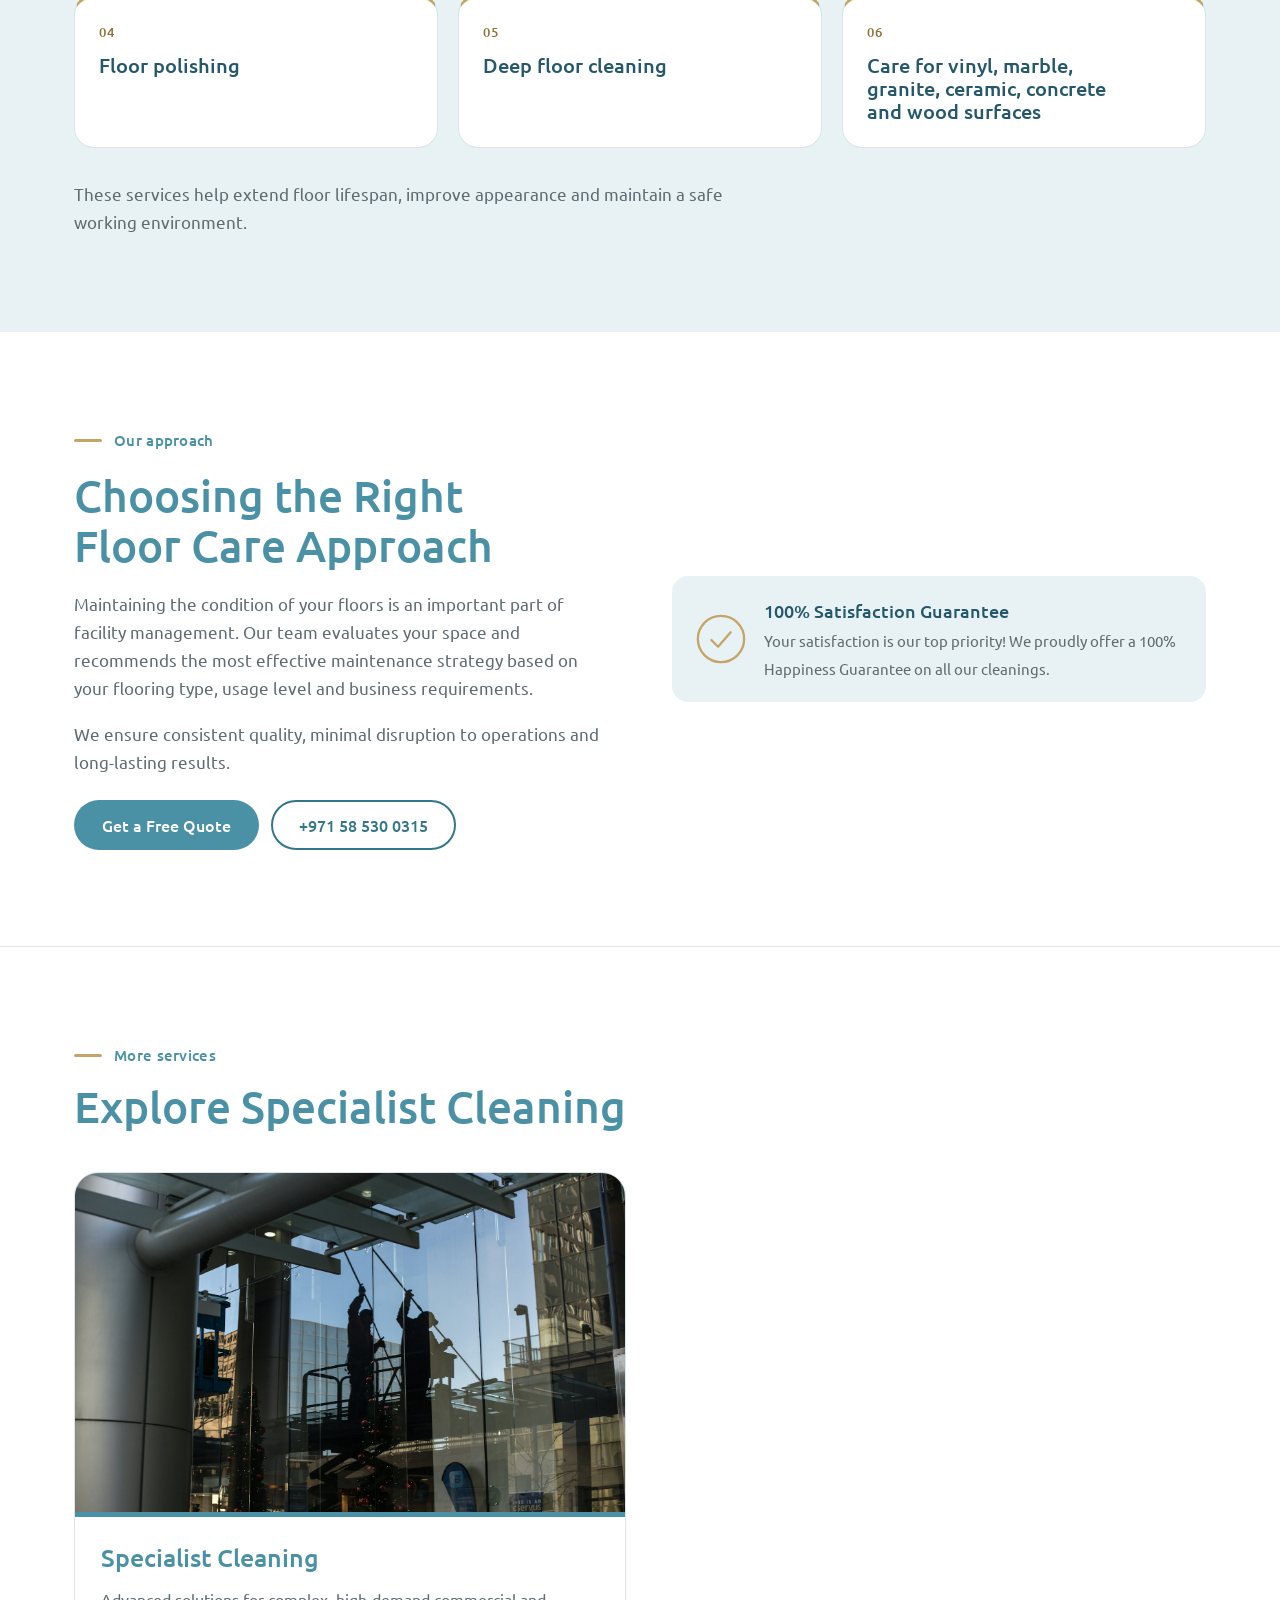
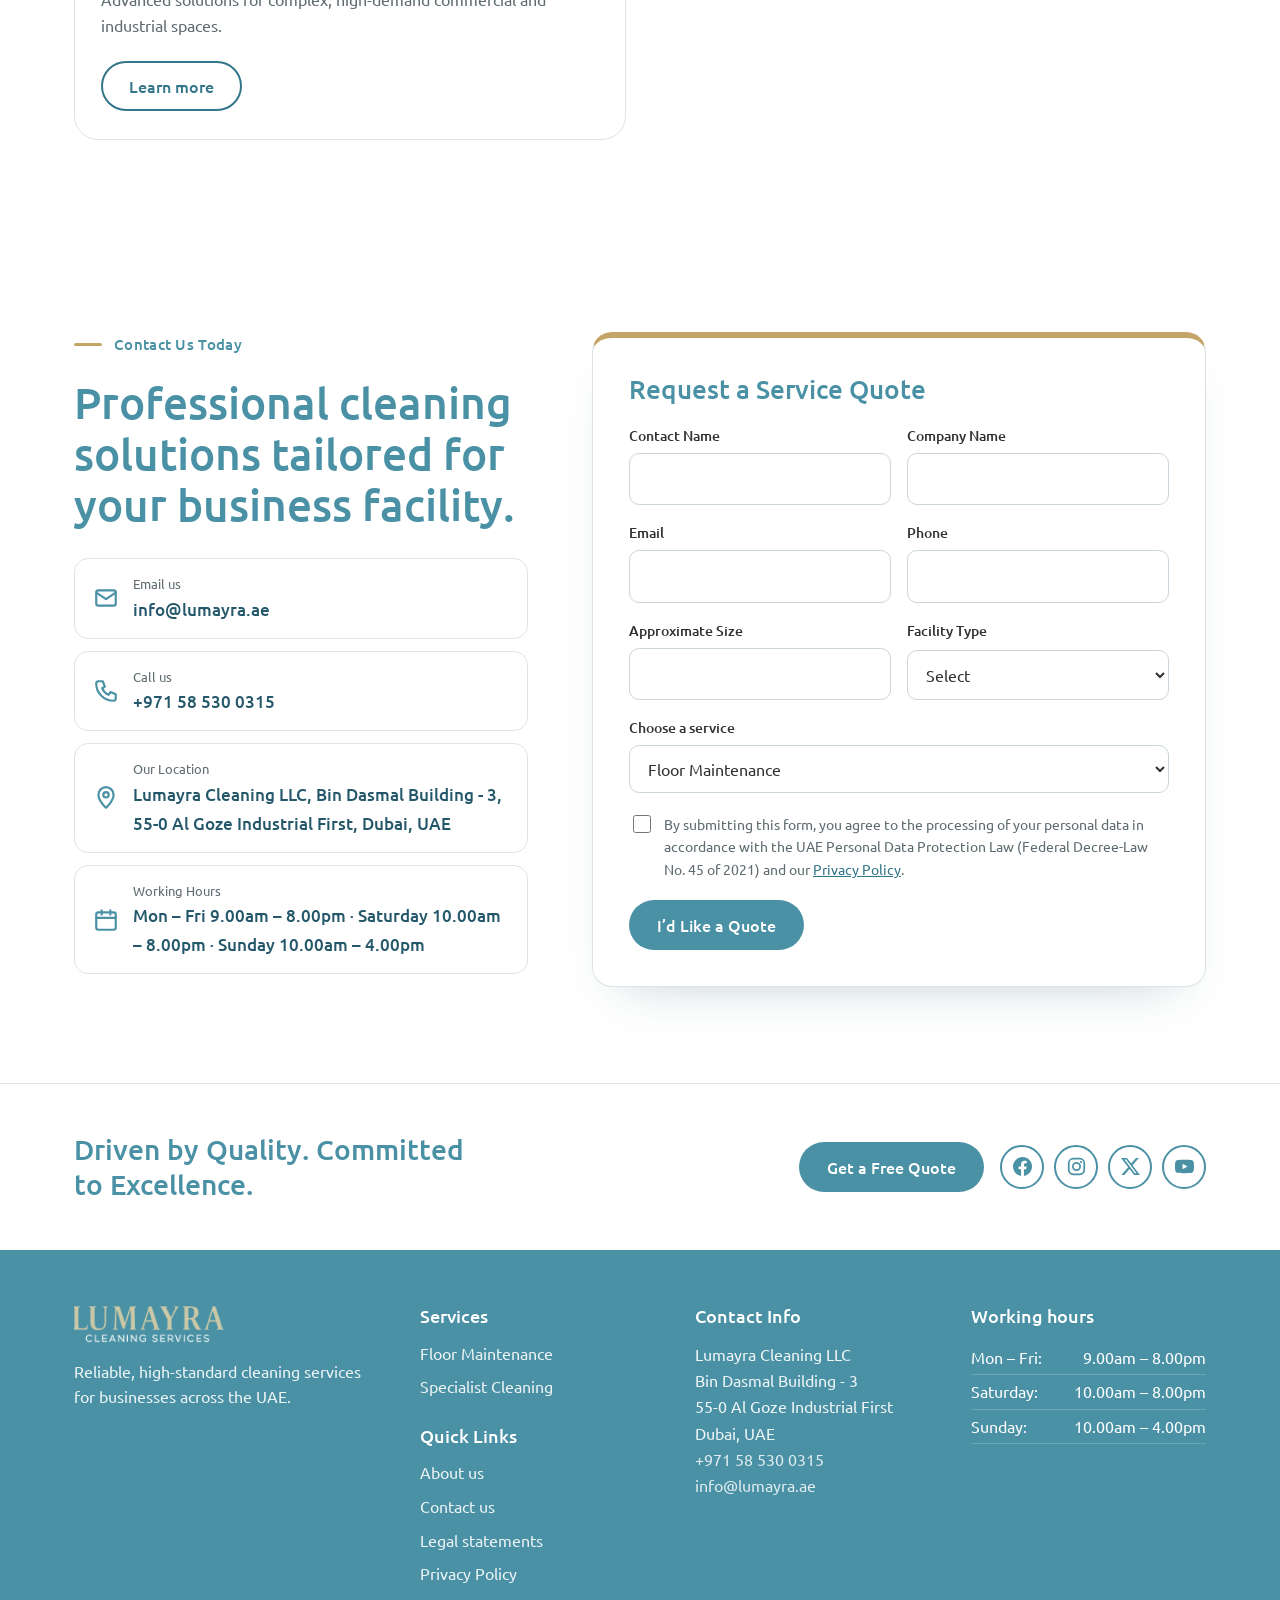
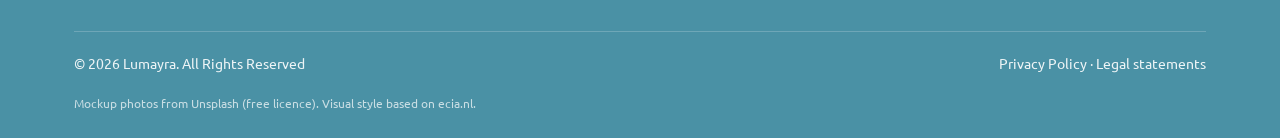
<file: mockup/service-floor-maintenance.html>
<!doctype html>
<html lang="en">

<head>
  <meta charset="utf-8">
  <meta name="viewport" content="width=device-width, initial-scale=1">
  <title>Floor Maintenance | Lumayra Cleaning Services</title>
  <meta name="description" content="Professional floor care for business environments: stripping, sealing, machine scrubbing, polishing and deep floor cleaning.">
  <link rel="preconnect" href="https://fonts.googleapis.com">
  <link rel="stylesheet"
    href="https://fonts.googleapis.com/css2?family=Ubuntu:ital,wght@0,300;0,400;0,500;0,700;1,400&display=swap">
  <link rel="stylesheet" href="assets/site.css">
</head>

<body>
  <div class="mock-note">
    <div class="wrap">Design mockup with copy from lumayra.ae.</div>
  </div>

  <header class="site-header">
    <div class="wrap">
      <a class="logo" href="index.html" aria-label="Lumayra home">
        <img src="images/logo-lumayra-header.png" alt="Lumayra Cleaning Services" width="155" height="54">
      </a>
      <nav class="nav" id="nav" aria-label="Main">
        <a href="index.html">Home</a>
        <a href="about.html">About us</a>
        <div class="dd" id="ddServices">
          <button class="dd-toggle is-current" type="button" aria-expanded="false" aria-controls="ddMenu">
            Services
            <svg viewBox="0 0 12 8" aria-hidden="true"><path d="M1 1.5l5 5 5-5" /></svg>
          </button>
          <div class="dd-menu" id="ddMenu">
            <a class="dd-item" href="service-floor-maintenance.html" aria-current="page" style="--c: var(--gold)">
              <b>Floor Maintenance</b>
              <span>Stripping, polishing, sealing and deep machine cleaning</span>
            </a>
            <a class="dd-item" href="service-specialist-cleaning.html" style="--c: var(--teal)">
              <b>Specialist Cleaning</b>
              <span>Deep, post-construction, handover, façade and high-level work</span>
            </a>
            <a class="dd-all" href="services.html">View all services →</a>
          </div>
        </div>
        <a href="contact.html">Contact us</a>
      </nav>
      <div class="header-cta">
        <a class="phone" href="tel:+971585300315">+971 58 530 0315</a>
        <a class="btn btn-teal" href="#get-quote">Get Quote</a>
        <button class="menu-btn" id="menuBtn" type="button" aria-expanded="false" aria-controls="nav">Menu</button>
      </div>
    </div>
  </header>
  <main id="top">
    <section class="page-hero">
      <img class="hero-bg" src="images/floor-feature.jpg" alt="">
      <div class="wrap">
        <nav class="crumbs" aria-label="Breadcrumb"><a href="index.html">Home</a> <span aria-hidden="true">/</span> <a href="services.html">Services</a> <span aria-hidden="true">/</span> <span aria-current="page">Floor Maintenance</span></nav>
        <h1>Floor Maintenance</h1>
        <p>Have you considered professional floor care services to keep your facility well-maintained and presentable?</p>
        <div class="hero-actions">
          <a class="btn btn-gold" href="#get-quote">Get a Free Quote</a>
          <a class="btn btn-white" href="tel:+971585300315">+971 58 530 0315</a>
        </div>
      </div>
    </section>

    <section class="section intro">
      <div class="wrap">
        <div class="intro-copy">
          <span class="kicker">Floor Maintenance</span>
          <h2 class="h-lg">Professional Floor Care for Business Environments</h2>
          <p>Effective floor maintenance goes beyond routine cleaning, it’s essential for safety, durability and the overall presentation of your facility. Our team provides structured floor care programs designed to support high-traffic commercial and industrial environments.</p>
          <p>We focus on maintaining your floors to professional standards, ensuring they remain clean, protected and visually consistent throughout daily operations.</p>
        </div>
        <div>
          <figure class="photo" style="--tint: var(--gold-tint)">
            <img src="images/svc-floor.jpg" alt="Floor scrubbing machine on a commercial floor">
          </figure>
        </div>
      </div>
    </section>

    <section class="section list-sec" aria-labelledby="list-h">
      <div class="wrap">
        <div class="sec-head">
          <span class="kicker">What we do</span>
          <h2 class="h-lg" id="list-h">Comprehensive Floor Care Solutions</h2>
          <p>We deliver a full range of floor maintenance services tailored to the needs of commercial spaces, including offices, showrooms, warehouses, retail floors and common areas.</p>
        </div>
        <div class="svc-items" style="--cols: 3">
          <article class="svc-item" id="floor-stripping" style="--c: var(--gold)">
            <span class="num">01</span>
            <h3>Floor stripping</h3>
          </article>
          <article class="svc-item" id="floor-sealing" style="--c: var(--gold)">
            <span class="num">02</span>
            <h3>Floor sealing</h3>
          </article>
          <article class="svc-item" id="machine-scrubbing" style="--c: var(--gold)">
            <span class="num">03</span>
            <h3>Machine scrubbing</h3>
          </article>
          <article class="svc-item" id="floor-polishing" style="--c: var(--gold)">
            <span class="num">04</span>
            <h3>Floor polishing</h3>
          </article>
          <article class="svc-item" id="deep-floor-cleaning" style="--c: var(--gold)">
            <span class="num">05</span>
            <h3>Deep floor cleaning</h3>
          </article>
          <article class="svc-item" id="surfaces" style="--c: var(--gold)">
            <span class="num">06</span>
            <h3>Care for vinyl, marble, granite, ceramic, concrete and wood surfaces</h3>
          </article>
        </div>
        <p class="after-note">These services help extend floor lifespan, improve appearance and maintain a safe working environment.</p>
      </div>
    </section>

    <section class="section approach">
      <div class="wrap">
        <div class="approach-copy">
          <span class="kicker">Our approach</span>
          <h2 class="h-lg">Choosing the Right Floor Care Approach</h2>
          <p>Maintaining the condition of your floors is an important part of facility management. Our team evaluates your space and recommends the most effective maintenance strategy based on your flooring type, usage level and business requirements.</p>
          <p>We ensure consistent quality, minimal disruption to operations and long-lasting results.</p>
          <div class="approach-actions">
            <a class="btn btn-teal" href="#get-quote">Get a Free Quote</a>
            <a class="btn btn-outline" href="tel:+971585300315">+971 58 530 0315</a>
          </div>
        </div>
        <div class="guarantee" style="background: var(--teal-tint)">
          <svg viewBox="0 0 56 56" aria-hidden="true">
            <circle cx="28" cy="28" r="24" />
            <path d="M18 29l7 7 13-15" />
          </svg>
          <div><b>100% Satisfaction Guarantee</b><span>Your satisfaction is our top priority! We proudly offer a 100%
              Happiness Guarantee on all our cleanings.</span></div>
        </div>
      </div>
    </section>

    <section class="section related" aria-labelledby="rel-h">
      <div class="wrap">
        <span class="kicker">More services</span>
        <h2 class="h-lg" id="rel-h" style="margin-top:14px;">Explore Specialist Cleaning</h2>
        <div class="pillars">
          <a class="pillar pillar-link" href="service-specialist-cleaning.html" style="--c: var(--teal); --tint: var(--teal-tint)">
            <img src="images/svc-specialist.jpg" alt="Technicians cleaning a glass facade">
            <div class="pillar-body">
              <h3>Specialist Cleaning</h3>
              <p>Advanced solutions for complex, high-demand commercial and industrial spaces.</p>
              <span class="btn btn-outline">Learn more</span>
            </div>
          </a>
        </div>
      </div>
    </section>

    <section class="section quote" id="get-quote">
      <div class="wrap">
        <div class="quote-copy">
          <span class="kicker">Contact Us Today</span>
          <h2 class="h-lg">Professional cleaning solutions tailored for your business facility.</h2>
          <div class="contact-cards">
            <a href="mailto:info@lumayra.ae"><svg viewBox="0 0 24 24" aria-hidden="true">
                <rect x="3" y="5" width="18" height="14" rx="2" />
                <path d="M3 7l9 6 9-6" />
              </svg><span><small>Email us</small><b>info@lumayra.ae</b></span></a>
            <a href="tel:+971585300315"><svg viewBox="0 0 24 24" aria-hidden="true">
                <path d="M5 3h4l2 5-2.5 1.5a11 11 0 0 0 6 6L16 13l5 2v4a2 2 0 0 1-2 2A16 16 0 0 1 3 5a2 2 0 0 1 2-2" />
              </svg><span><small>Call us</small><b>+971 58 530 0315</b></span></a>
            <div><svg viewBox="0 0 24 24" aria-hidden="true">
                <path d="M12 21s-7-6.2-7-12a7 7 0 0 1 14 0c0 5.8-7 12-7 12z" />
                <circle cx="12" cy="9" r="2.5" />
              </svg><span><small>Our Location</small><b>Lumayra Cleaning LLC, Bin Dasmal Building - 3, 55-0 Al Goze
                  Industrial First, Dubai, UAE</b></span>
            </div>
            <div><svg viewBox="0 0 24 24" aria-hidden="true">
                <rect x="3" y="5" width="18" height="16" rx="2" />
                <path d="M3 10h18M8 3v4M16 3v4" />
              </svg><span><small>Working Hours</small><b>Mon – Fri 9.00am – 8.00pm · Saturday 10.00am – 8.00pm ·
                  Sunday 10.00am – 4.00pm</b></span>
            </div>
          </div>
        </div>

        <form class="card" id="quoteForm" novalidate>
          <h3>Request a Service Quote</h3>
          <div class="form-grid">
            <div class="field"><label for="f-name">Contact Name</label><input id="f-name" name="name"
                autocomplete="name" required></div>
            <div class="field"><label for="f-company">Company Name</label><input id="f-company" name="company"
                autocomplete="organization"></div>
            <div class="field"><label for="f-email">Email</label><input id="f-email" name="email" type="email"
                autocomplete="email" required></div>
            <div class="field"><label for="f-phone">Phone</label><input id="f-phone" name="phone" type="tel"
                autocomplete="tel"></div>
            <div class="field"><label for="f-size">Approximate Size</label><input id="f-size" name="size"></div>
            <div class="field"><label for="f-type">Facility Type</label>
              <select id="f-type" name="type">
                <option value="">Select</option>
                <option>Office</option>
                <option>Warehouse</option>
                <option>Retail</option>
                <option>Commercial building</option>
                <option>Industrial facility</option>
              </select>
            </div>
            <div class="field full"><label for="f-service">Choose a service</label>
              <select id="f-service" name="service">
                <option value="">Select</option>
                <option>Specialist Cleaning</option>
                <option selected>Floor Maintenance</option>
              </select>
            </div>
          </div>
          <label class="consent" for="f-consent"><input id="f-consent" name="consent" type="checkbox" required>
            <span>By submitting this form, you agree to the processing of your personal data in accordance with the
              UAE Personal Data Protection Law (Federal Decree-Law No. 45 of 2021) and our <a href="privacy-policy.html">Privacy
                Policy</a>.</span></label>
          <div class="form-foot">
            <button class="btn btn-teal" type="submit">I’d Like a Quote</button>
            <span class="form-msg" id="formMsg" role="status" hidden>Mockup only: the form is not connected yet.</span>
          </div>
        </form>
      </div>
    </section>
  </main>

  <div class="foot-top">
    <div class="wrap">
      <p>Driven by Quality. Committed to Excellence.</p>
      <div class="foot-top-actions">
        <a class="btn btn-teal" href="#get-quote">Get a Free Quote</a>
        <div class="socials" aria-label="Follow us">
          <a href="https://www.facebook.com/" aria-label="Facebook"><svg viewBox="0 0 24 24" aria-hidden="true"><path d="M24 12.073c0-6.627-5.373-12-12-12s-12 5.373-12 12c0 5.99 4.388 10.954 10.125 11.854v-8.385H7.078v-3.47h3.047V9.43c0-3.007 1.792-4.669 4.533-4.669 1.312 0 2.686.235 2.686.235v2.953H15.83c-1.491 0-1.956.925-1.956 1.874v2.25h3.328l-.532 3.47h-2.796v8.385C19.612 23.027 24 18.062 24 12.073z" /></svg></a>
          <a href="https://www.instagram.com/" aria-label="Instagram"><svg viewBox="0 0 24 24" aria-hidden="true"><rect x="2.2" y="2.2" width="19.6" height="19.6" rx="5.6" fill="none" stroke="currentColor" stroke-width="2.2" /><circle cx="12" cy="12" r="4.6" fill="none" stroke="currentColor" stroke-width="2.2" /><circle cx="17.7" cy="6.3" r="1.4" /></svg></a>
          <a href="https://x.com/" aria-label="X (Twitter)"><svg viewBox="0 0 24 24" aria-hidden="true"><path d="M18.901 1.153h3.68l-8.04 9.19L24 22.846h-7.406l-5.8-7.584-6.638 7.584H.474l8.6-9.83L0 1.154h7.594l5.243 6.932ZM17.61 20.644h2.039L6.486 3.24H4.298Z" /></svg></a>
          <a href="https://www.youtube.com/" aria-label="YouTube"><svg viewBox="0 0 24 24" aria-hidden="true"><path d="M23.498 6.186a3.016 3.016 0 0 0-2.122-2.136C19.505 3.545 12 3.545 12 3.545s-7.505 0-9.377.505A3.017 3.017 0 0 0 .502 6.186C0 8.07 0 12 0 12s0 3.93.502 5.814a3.016 3.016 0 0 0 2.122 2.136c1.871.505 9.376.505 9.376.505s7.505 0 9.377-.505a3.015 3.015 0 0 0 2.122-2.136C24 15.93 24 12 24 12s0-3.93-.502-5.814zM9.545 15.568V8.432L15.818 12l-6.273 3.568z" /></svg></a>
        </div>
      </div>
    </div>
  </div>

  <footer class="site-footer">
    <div class="wrap">
      <div class="foot-grid">
        <div class="foot-about">
          <a class="logo" href="index.html"><img src="images/logo-lumayra-footer.png" alt="Lumayra Cleaning Services"
              width="184" height="64"></a>
          <p>Reliable, high-standard cleaning services for businesses across the UAE.</p>
        </div>
        <div>
          <h3>Services</h3>
          <ul>
            <li><a href="service-floor-maintenance.html">Floor Maintenance</a></li>
            <li><a href="service-specialist-cleaning.html">Specialist Cleaning</a></li>
          </ul>
          <h3 style="margin-top:26px;">Quick Links</h3>
          <ul>
            <li><a href="about.html">About us</a></li>
            <li><a href="contact.html">Contact us</a></li>
            <li><a href="legal-statements.html">Legal statements</a></li>
            <li><a href="privacy-policy.html">Privacy Policy</a></li>
          </ul>
        </div>
        <div>
          <h3>Contact Info</h3>
          <address>Lumayra Cleaning LLC<br>Bin Dasmal Building - 3<br>55-0 Al Goze Industrial First<br>Dubai, UAE<br><a
              href="tel:+971585300315">+971 58 530 0315</a><br><a href="mailto:info@lumayra.ae">info@lumayra.ae</a>
          </address>
        </div>
        <div class="hours">
          <h3>Working hours</h3>
          <div><span>Mon – Fri:</span><span>9.00am – 8.00pm</span></div>
          <div><span>Saturday:</span><span>10.00am – 8.00pm</span></div>
          <div><span>Sunday:</span><span>10.00am – 4.00pm</span></div>
        </div>
      </div>
      <div class="foot-bottom">
        <span>© 2026 Lumayra. All Rights Reserved</span>
        <span><a href="privacy-policy.html">Privacy Policy</a> · <a
            href="legal-statements.html">Legal statements</a></span>
      </div>
      <p class="credits">Mockup photos from Unsplash (free licence). Visual style based on ecia.nl.</p>
    </div>
  </footer>

  <script src="assets/site.js"></script>
</body>

</html>
</file>
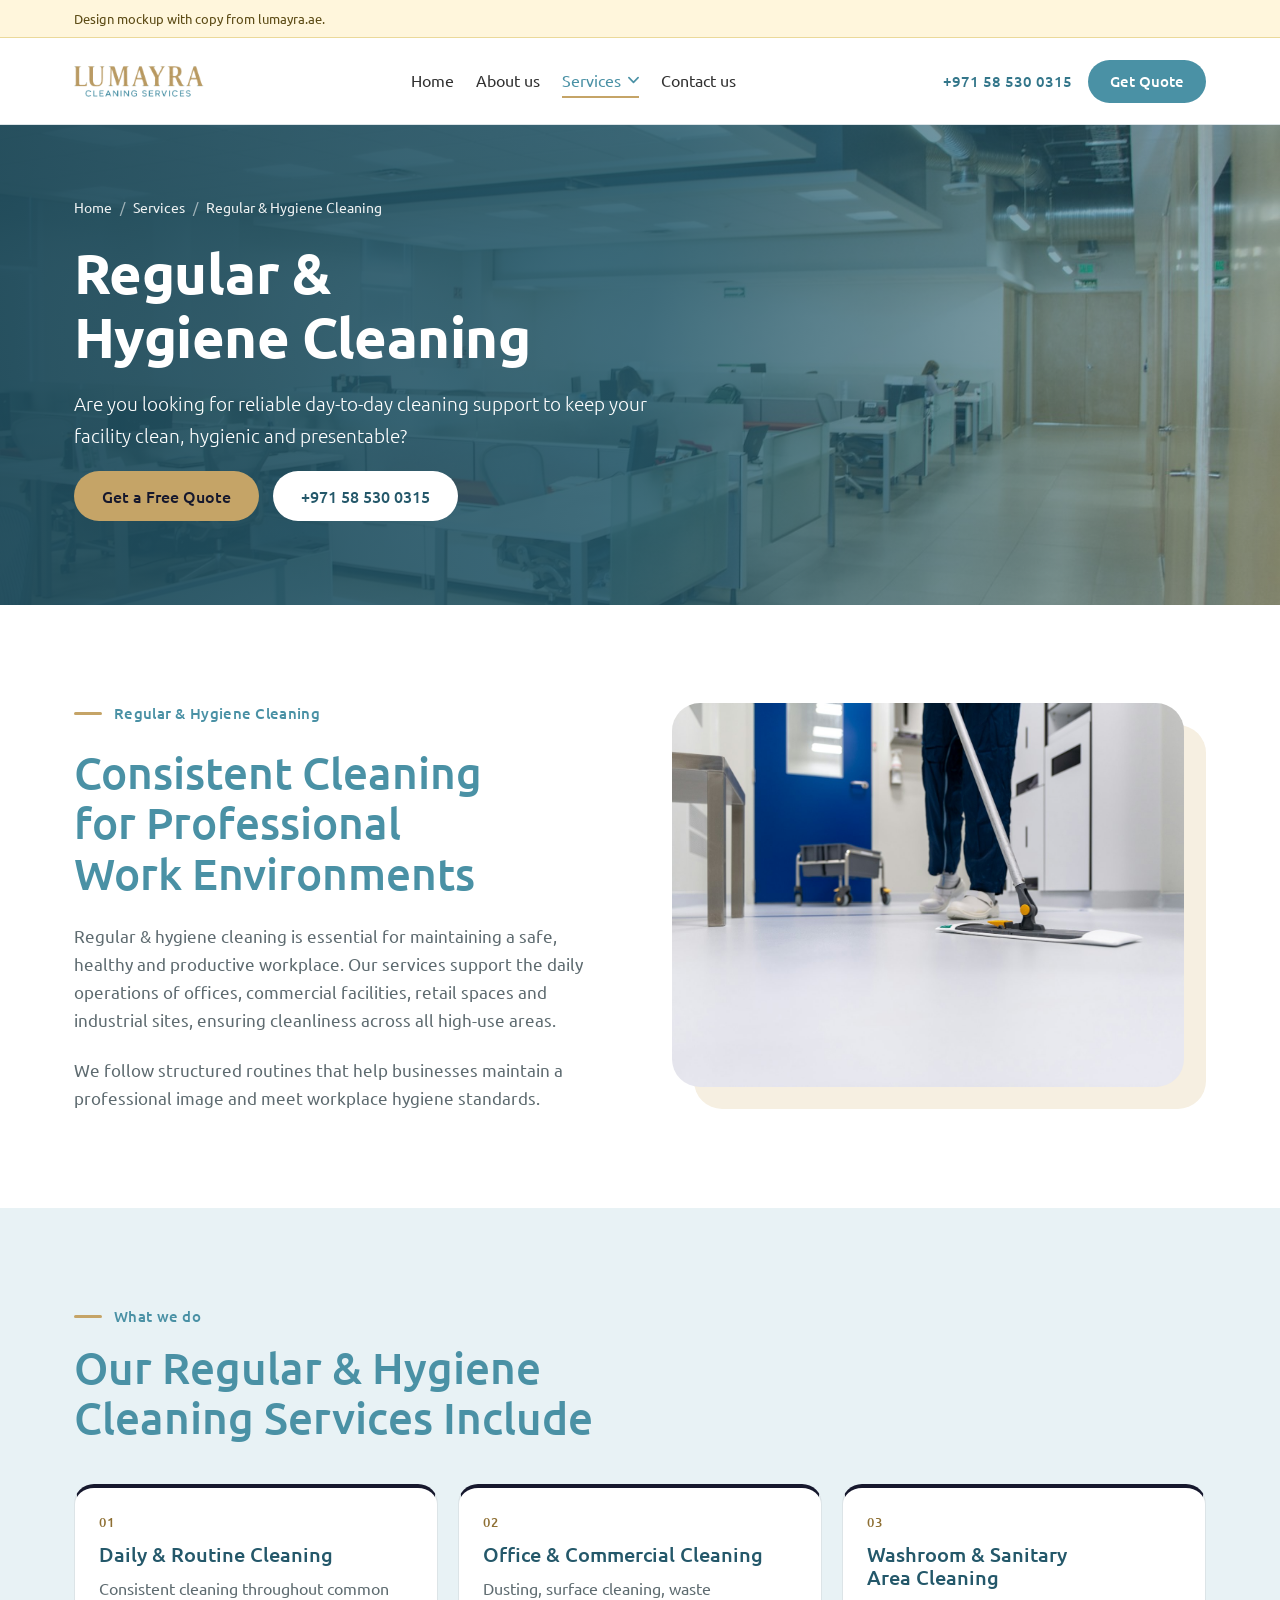
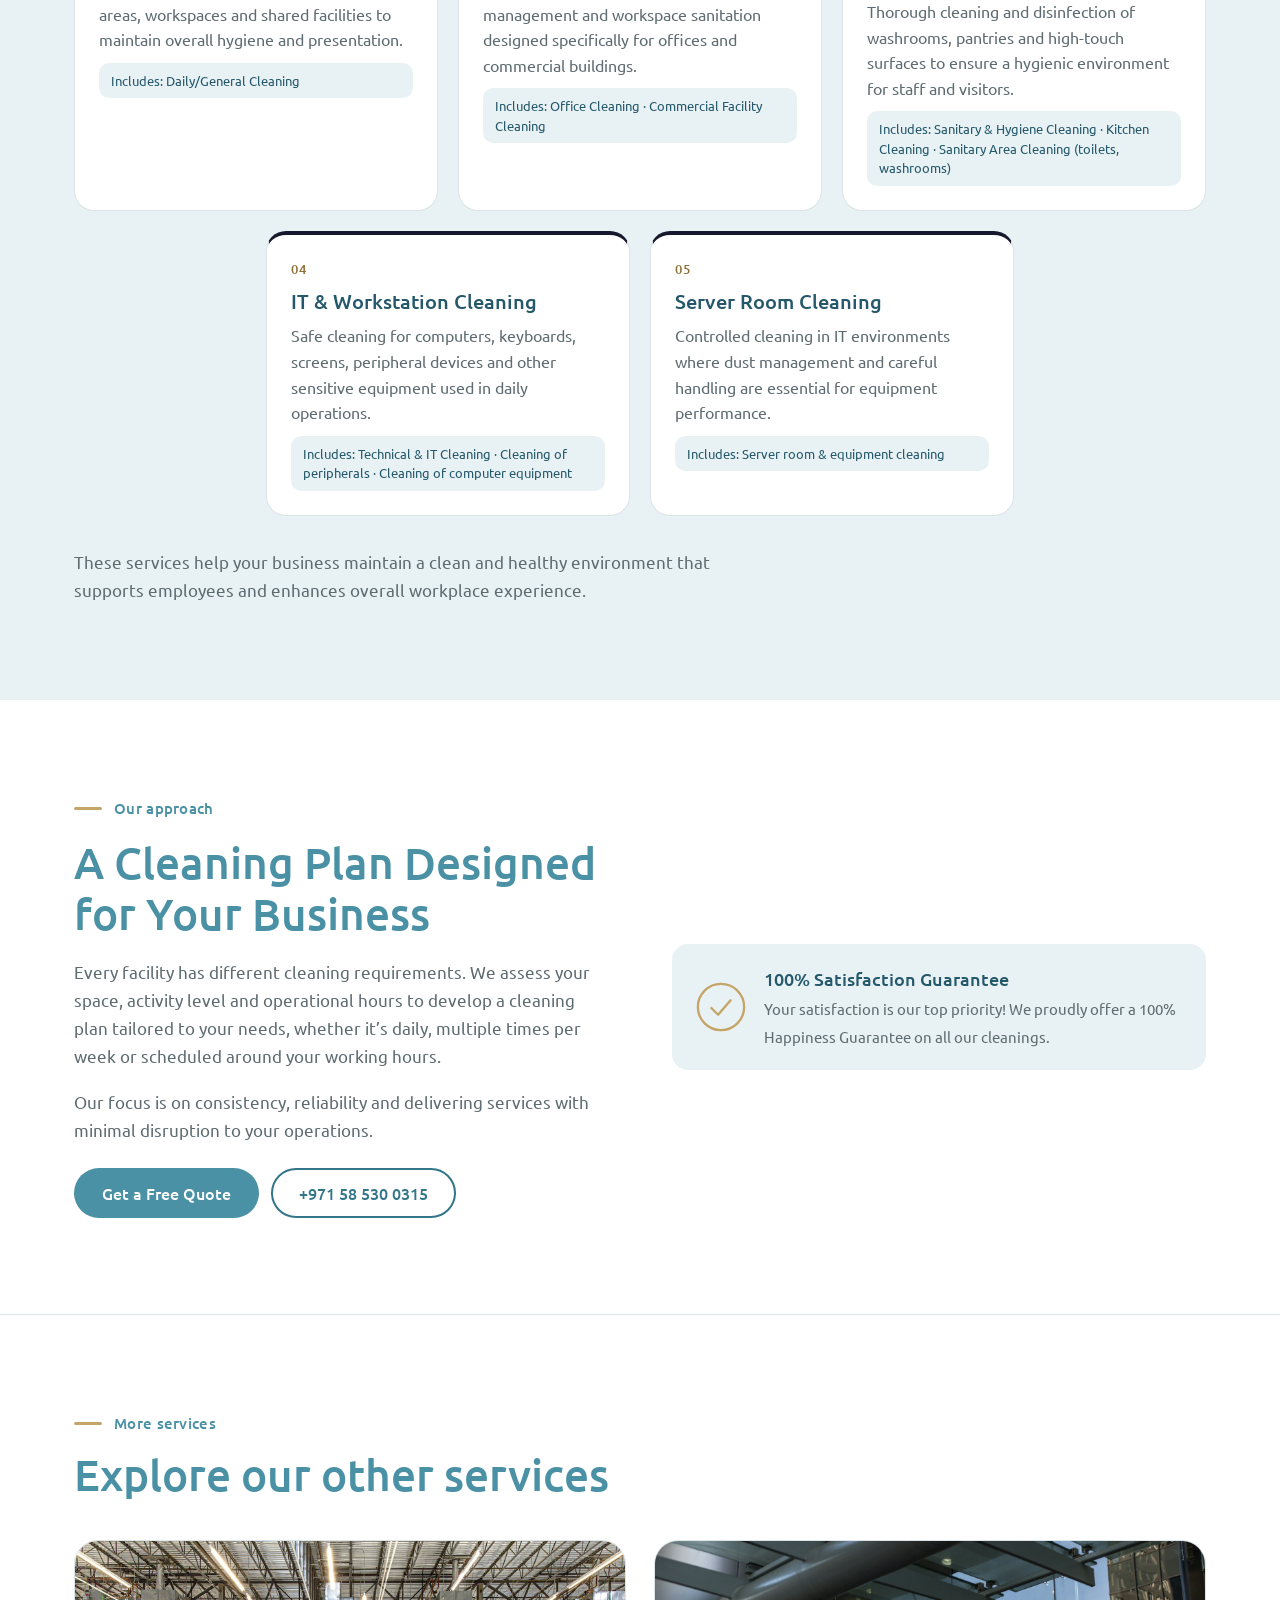
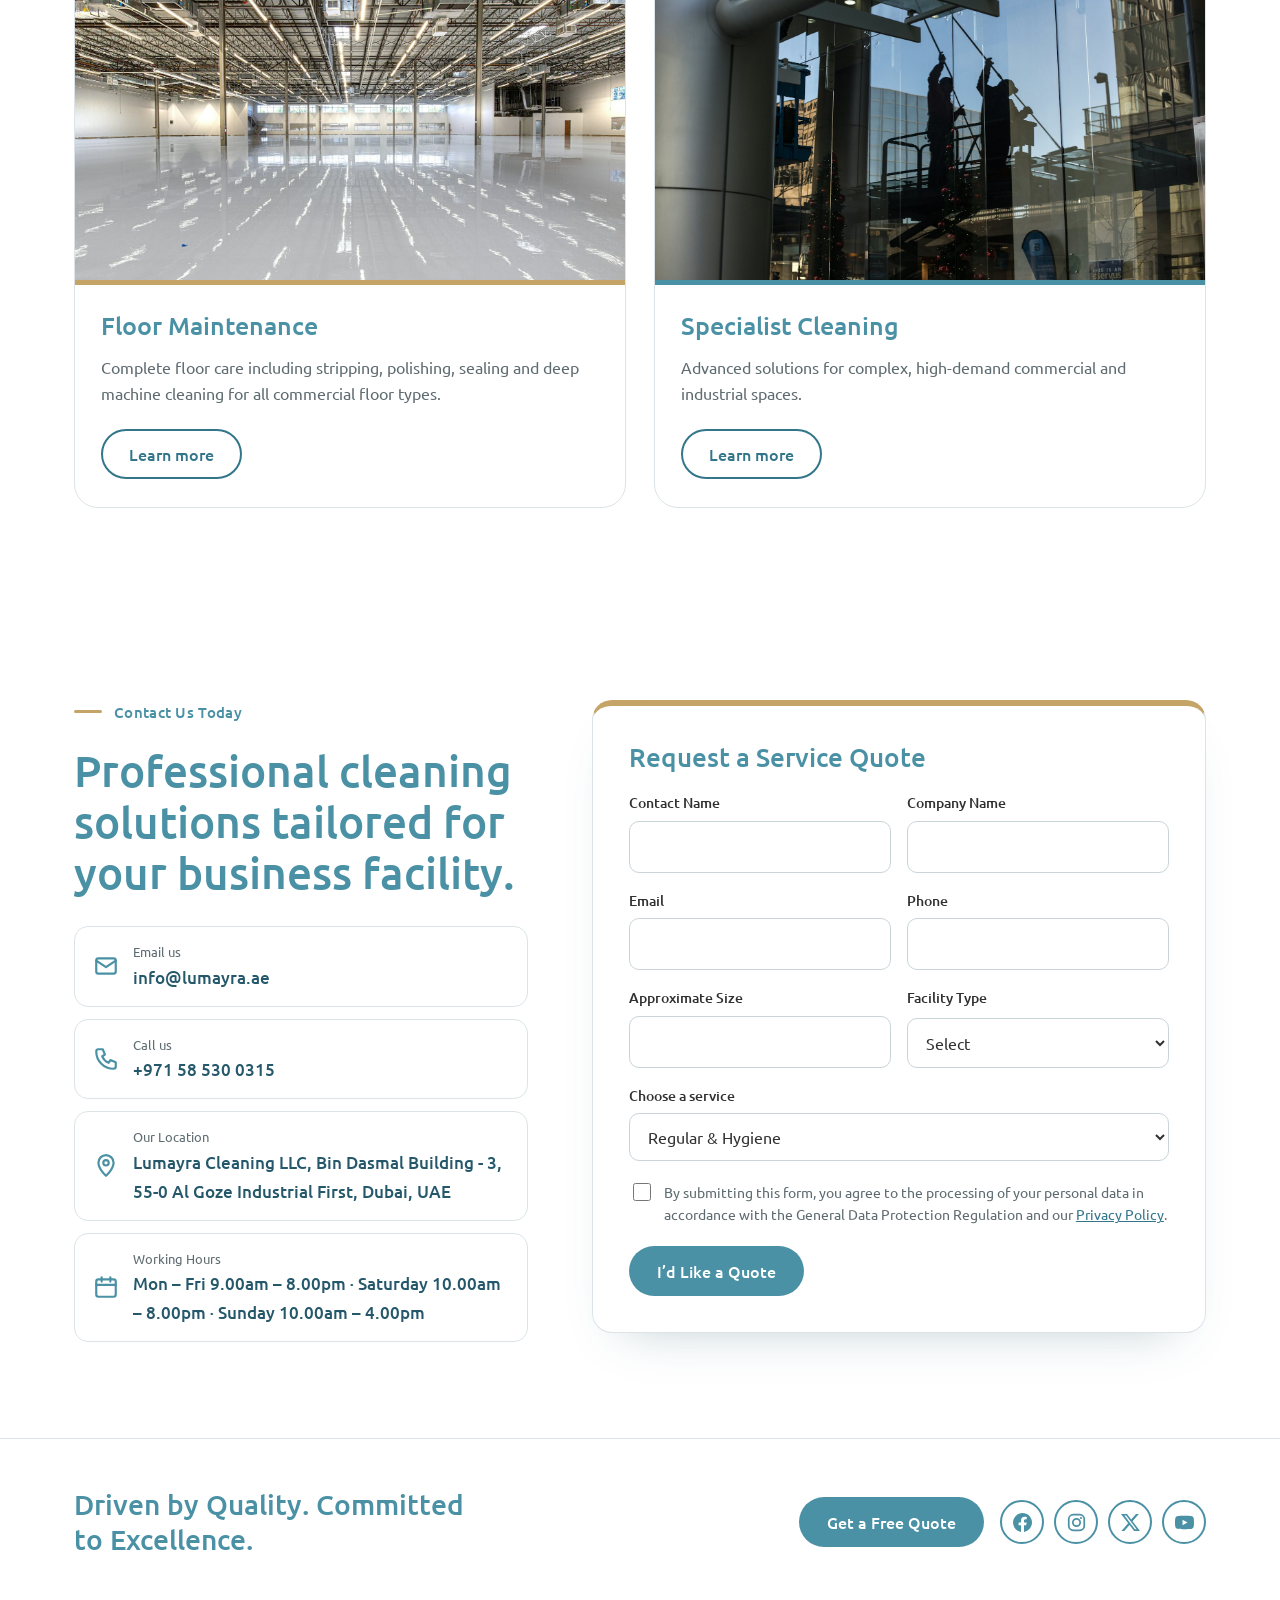
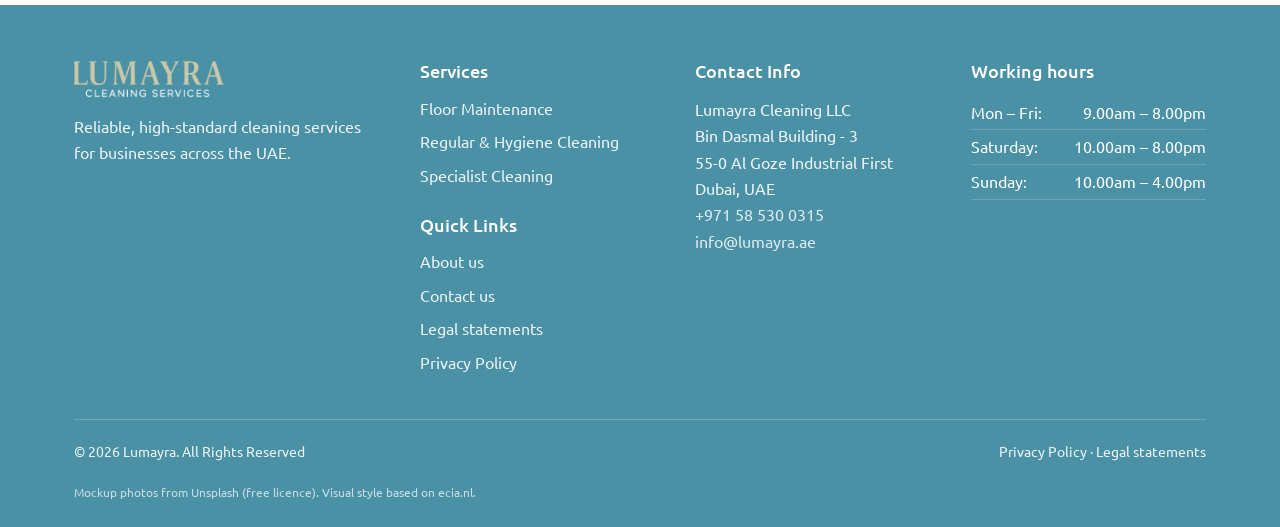
<file: mockup/service-regular-hygiene-cleaning.html>
<!doctype html>
<html lang="en">

<head>
  <meta charset="utf-8">
  <meta name="viewport" content="width=device-width, initial-scale=1">
  <title>Regular & Hygiene Cleaning | Lumayra Cleaning Services</title>
  <meta name="description" content="Day-to-day office, commercial, sanitary and IT-safe cleaning that keeps workplaces clean, hygienic and presentable.">
  <link rel="preconnect" href="https://fonts.googleapis.com">
  <link rel="stylesheet"
    href="https://fonts.googleapis.com/css2?family=Ubuntu:ital,wght@0,300;0,400;0,500;0,700;1,400&display=swap">
  <link rel="stylesheet" href="assets/site.css">
</head>

<body>
  <div class="mock-note">
    <div class="wrap">Design mockup with copy from lumayra.ae.</div>
  </div>

  <header class="site-header">
    <div class="wrap">
      <a class="logo" href="index.html" aria-label="Lumayra home">
        <img src="images/logo-lumayra-header.png" alt="Lumayra Cleaning Services" width="155" height="54">
      </a>
      <nav class="nav" id="nav" aria-label="Main">
        <a href="index.html">Home</a>
        <a href="about.html">About us</a>
        <div class="dd" id="ddServices">
          <button class="dd-toggle is-current" type="button" aria-expanded="false" aria-controls="ddMenu">
            Services
            <svg viewBox="0 0 12 8" aria-hidden="true"><path d="M1 1.5l5 5 5-5" /></svg>
          </button>
          <div class="dd-menu" id="ddMenu">
            <a class="dd-item" href="service-floor-maintenance.html" style="--c: var(--gold)">
              <b>Floor Maintenance</b>
              <span>Stripping, polishing, sealing and deep machine cleaning</span>
            </a>
            <a class="dd-item" href="service-specialist-cleaning.html" style="--c: var(--teal)">
              <b>Specialist Cleaning</b>
              <span>Deep, post-construction, handover, façade and high-level work</span>
            </a>
            <a class="dd-item" href="service-regular-hygiene-cleaning.html" aria-current="page" style="--c: var(--navy)">
              <b>Regular &amp; Hygiene Cleaning</b>
              <span>Office, commercial facility, sanitary and IT-safe cleaning</span>
            </a>
            <a class="dd-all" href="services.html">View all services →</a>
          </div>
        </div>
        <a href="contact.html">Contact us</a>
      </nav>
      <div class="header-cta">
        <a class="phone" href="tel:+971585300315">+971 58 530 0315</a>
        <a class="btn btn-teal" href="#get-quote">Get Quote</a>
        <button class="menu-btn" id="menuBtn" type="button" aria-expanded="false" aria-controls="nav">Menu</button>
      </div>
    </div>
  </header>
  <main id="top">
    <section class="page-hero">
      <img class="hero-bg" src="images/ind-office.jpg" alt="">
      <div class="wrap">
        <nav class="crumbs" aria-label="Breadcrumb"><a href="index.html">Home</a> <span aria-hidden="true">/</span> <a href="services.html">Services</a> <span aria-hidden="true">/</span> <span aria-current="page">Regular &amp; Hygiene Cleaning</span></nav>
        <h1>Regular &amp; Hygiene Cleaning</h1>
        <p>Are you looking for reliable day-to-day cleaning support to keep your facility clean, hygienic and presentable?</p>
        <div class="hero-actions">
          <a class="btn btn-gold" href="#get-quote">Get a Free Quote</a>
          <a class="btn btn-white" href="tel:+971585300315">+971 58 530 0315</a>
        </div>
      </div>
    </section>

    <section class="section intro">
      <div class="wrap">
        <div class="intro-copy">
          <span class="kicker">Regular &amp; Hygiene Cleaning</span>
          <h2 class="h-lg">Consistent Cleaning for Professional Work Environments</h2>
          <p>Regular &amp; hygiene cleaning is essential for maintaining a safe, healthy and productive workplace. Our services support the daily operations of offices, commercial facilities, retail spaces and industrial sites, ensuring cleanliness across all high-use areas.</p>
          <p>We follow structured routines that help businesses maintain a professional image and meet workplace hygiene standards.</p>
        </div>
        <div>
          <figure class="photo" style="--tint: var(--gold-tint)">
            <img src="images/svc-hygiene.jpg" alt="Cleaner mopping a clinic corridor">
          </figure>
        </div>
      </div>
    </section>

    <section class="section list-sec" aria-labelledby="list-h">
      <div class="wrap">
        <div class="sec-head">
          <span class="kicker">What we do</span>
          <h2 class="h-lg" id="list-h">Our Regular &amp; Hygiene Cleaning Services Include</h2>
        </div>
        <div class="svc-items" style="--cols: 3">
          <article class="svc-item" id="daily-routine" style="--c: var(--navy)">
            <span class="num">01</span>
            <h3>Daily &amp; Routine Cleaning</h3>
            <p>Consistent cleaning throughout common areas, workspaces and shared facilities to maintain overall hygiene and presentation.</p>
            <p class="covers">Includes: Daily/General Cleaning</p>
          </article>
          <article class="svc-item" id="office-commercial" style="--c: var(--navy)">
            <span class="num">02</span>
            <h3>Office &amp; Commercial Cleaning</h3>
            <p>Dusting, surface cleaning, waste management and workspace sanitation designed specifically for offices and commercial buildings.</p>
            <p class="covers">Includes: Office Cleaning · Commercial Facility Cleaning</p>
          </article>
          <article class="svc-item" id="washroom-sanitary" style="--c: var(--navy)">
            <span class="num">03</span>
            <h3>Washroom &amp; Sanitary Area Cleaning</h3>
            <p>Thorough cleaning and disinfection of washrooms, pantries and high-touch surfaces to ensure a hygienic environment for staff and visitors.</p>
            <p class="covers">Includes: Sanitary &amp; Hygiene Cleaning · Kitchen Cleaning · Sanitary Area Cleaning (toilets, washrooms)</p>
          </article>
          <article class="svc-item" id="it-workstation" style="--c: var(--navy)">
            <span class="num">04</span>
            <h3>IT &amp; Workstation Cleaning</h3>
            <p>Safe cleaning for computers, keyboards, screens, peripheral devices and other sensitive equipment used in daily operations.</p>
            <p class="covers">Includes: Technical &amp; IT Cleaning · Cleaning of peripherals · Cleaning of computer equipment</p>
          </article>
          <article class="svc-item" id="server-room" style="--c: var(--navy)">
            <span class="num">05</span>
            <h3>Server Room Cleaning</h3>
            <p>Controlled cleaning in IT environments where dust management and careful handling are essential for equipment performance.</p>
            <p class="covers">Includes: Server room &amp; equipment cleaning</p>
          </article>
        </div>
        <p class="after-note">These services help your business maintain a clean and healthy environment that supports employees and enhances overall workplace experience.</p>
      </div>
    </section>

    <section class="section approach">
      <div class="wrap">
        <div class="approach-copy">
          <span class="kicker">Our approach</span>
          <h2 class="h-lg">A Cleaning Plan Designed for Your Business</h2>
          <p>Every facility has different cleaning requirements. We assess your space, activity level and operational hours to develop a cleaning plan tailored to your needs, whether it’s daily, multiple times per week or scheduled around your working hours.</p>
          <p>Our focus is on consistency, reliability and delivering services with minimal disruption to your operations.</p>
          <div class="approach-actions">
            <a class="btn btn-teal" href="#get-quote">Get a Free Quote</a>
            <a class="btn btn-outline" href="tel:+971585300315">+971 58 530 0315</a>
          </div>
        </div>
        <div class="guarantee" style="background: var(--teal-tint)">
          <svg viewBox="0 0 56 56" aria-hidden="true">
            <circle cx="28" cy="28" r="24" />
            <path d="M18 29l7 7 13-15" />
          </svg>
          <div><b>100% Satisfaction Guarantee</b><span>Your satisfaction is our top priority! We proudly offer a 100%
              Happiness Guarantee on all our cleanings.</span></div>
        </div>
      </div>
    </section>

    <section class="section related" aria-labelledby="rel-h">
      <div class="wrap">
        <span class="kicker">More services</span>
        <h2 class="h-lg" id="rel-h" style="margin-top:14px;">Explore our other services</h2>
        <div class="pillars">
          <a class="pillar pillar-link" href="service-floor-maintenance.html" style="--c: var(--gold); --tint: var(--teal-tint)">
            <img src="images/floor-feature.jpg" alt="Polished commercial floor">
            <div class="pillar-body">
              <h3>Floor Maintenance</h3>
              <p>Complete floor care including stripping, polishing, sealing and deep machine cleaning for all commercial floor types.</p>
              <span class="btn btn-outline">Learn more</span>
            </div>
          </a>
          <a class="pillar pillar-link" href="service-specialist-cleaning.html" style="--c: var(--teal); --tint: var(--teal-tint)">
            <img src="images/svc-specialist.jpg" alt="Technicians cleaning a glass facade">
            <div class="pillar-body">
              <h3>Specialist Cleaning</h3>
              <p>Advanced solutions for complex, high-demand commercial and industrial spaces.</p>
              <span class="btn btn-outline">Learn more</span>
            </div>
          </a>
        </div>
      </div>
    </section>

    <section class="section quote" id="get-quote">
      <div class="wrap">
        <div class="quote-copy">
          <span class="kicker">Contact Us Today</span>
          <h2 class="h-lg">Professional cleaning solutions tailored for your business facility.</h2>
          <div class="contact-cards">
            <a href="mailto:info@lumayra.ae"><svg viewBox="0 0 24 24" aria-hidden="true">
                <rect x="3" y="5" width="18" height="14" rx="2" />
                <path d="M3 7l9 6 9-6" />
              </svg><span><small>Email us</small><b>info@lumayra.ae</b></span></a>
            <a href="tel:+971585300315"><svg viewBox="0 0 24 24" aria-hidden="true">
                <path d="M5 3h4l2 5-2.5 1.5a11 11 0 0 0 6 6L16 13l5 2v4a2 2 0 0 1-2 2A16 16 0 0 1 3 5a2 2 0 0 1 2-2" />
              </svg><span><small>Call us</small><b>+971 58 530 0315</b></span></a>
            <div><svg viewBox="0 0 24 24" aria-hidden="true">
                <path d="M12 21s-7-6.2-7-12a7 7 0 0 1 14 0c0 5.8-7 12-7 12z" />
                <circle cx="12" cy="9" r="2.5" />
              </svg><span><small>Our Location</small><b>Lumayra Cleaning LLC, Bin Dasmal Building - 3, 55-0 Al Goze
                  Industrial First, Dubai, UAE</b></span>
            </div>
            <div><svg viewBox="0 0 24 24" aria-hidden="true">
                <rect x="3" y="5" width="18" height="16" rx="2" />
                <path d="M3 10h18M8 3v4M16 3v4" />
              </svg><span><small>Working Hours</small><b>Mon – Fri 9.00am – 8.00pm · Saturday 10.00am – 8.00pm ·
                  Sunday 10.00am – 4.00pm</b></span>
            </div>
          </div>
        </div>

        <form class="card" id="quoteForm" novalidate>
          <h3>Request a Service Quote</h3>
          <div class="form-grid">
            <div class="field"><label for="f-name">Contact Name</label><input id="f-name" name="name"
                autocomplete="name" required></div>
            <div class="field"><label for="f-company">Company Name</label><input id="f-company" name="company"
                autocomplete="organization"></div>
            <div class="field"><label for="f-email">Email</label><input id="f-email" name="email" type="email"
                autocomplete="email" required></div>
            <div class="field"><label for="f-phone">Phone</label><input id="f-phone" name="phone" type="tel"
                autocomplete="tel"></div>
            <div class="field"><label for="f-size">Approximate Size</label><input id="f-size" name="size"></div>
            <div class="field"><label for="f-type">Facility Type</label>
              <select id="f-type" name="type">
                <option value="">Select</option>
                <option>Office</option>
                <option>Warehouse</option>
                <option>Retail</option>
                <option>Commercial building</option>
                <option>Industrial facility</option>
              </select>
            </div>
            <div class="field full"><label for="f-service">Choose a service</label>
              <select id="f-service" name="service">
                <option value="">Select</option>
                <option selected>Regular &amp; Hygiene</option>
                <option>Specialist Cleaning</option>
                <option>Floor Maintenance</option>
              </select>
            </div>
          </div>
          <label class="consent" for="f-consent"><input id="f-consent" name="consent" type="checkbox" required>
            <span>By submitting this form, you agree to the processing of your personal data in accordance with the
              General Data Protection Regulation and our <a href="privacy-policy.html">Privacy
                Policy</a>.</span></label>
          <div class="form-foot">
            <button class="btn btn-teal" type="submit">I’d Like a Quote</button>
            <span class="form-msg" id="formMsg" role="status" hidden>Mockup only: the form is not connected yet.</span>
          </div>
        </form>
      </div>
    </section>
  </main>

  <div class="foot-top">
    <div class="wrap">
      <p>Driven by Quality. Committed to Excellence.</p>
      <div class="foot-top-actions">
        <a class="btn btn-teal" href="#get-quote">Get a Free Quote</a>
        <div class="socials" aria-label="Follow us">
          <a href="https://www.facebook.com/" aria-label="Facebook"><svg viewBox="0 0 24 24" aria-hidden="true"><path d="M24 12.073c0-6.627-5.373-12-12-12s-12 5.373-12 12c0 5.99 4.388 10.954 10.125 11.854v-8.385H7.078v-3.47h3.047V9.43c0-3.007 1.792-4.669 4.533-4.669 1.312 0 2.686.235 2.686.235v2.953H15.83c-1.491 0-1.956.925-1.956 1.874v2.25h3.328l-.532 3.47h-2.796v8.385C19.612 23.027 24 18.062 24 12.073z" /></svg></a>
          <a href="https://www.instagram.com/" aria-label="Instagram"><svg viewBox="0 0 24 24" aria-hidden="true"><rect x="2.2" y="2.2" width="19.6" height="19.6" rx="5.6" fill="none" stroke="currentColor" stroke-width="2.2" /><circle cx="12" cy="12" r="4.6" fill="none" stroke="currentColor" stroke-width="2.2" /><circle cx="17.7" cy="6.3" r="1.4" /></svg></a>
          <a href="https://x.com/" aria-label="X (Twitter)"><svg viewBox="0 0 24 24" aria-hidden="true"><path d="M18.901 1.153h3.68l-8.04 9.19L24 22.846h-7.406l-5.8-7.584-6.638 7.584H.474l8.6-9.83L0 1.154h7.594l5.243 6.932ZM17.61 20.644h2.039L6.486 3.24H4.298Z" /></svg></a>
          <a href="https://www.youtube.com/" aria-label="YouTube"><svg viewBox="0 0 24 24" aria-hidden="true"><path d="M23.498 6.186a3.016 3.016 0 0 0-2.122-2.136C19.505 3.545 12 3.545 12 3.545s-7.505 0-9.377.505A3.017 3.017 0 0 0 .502 6.186C0 8.07 0 12 0 12s0 3.93.502 5.814a3.016 3.016 0 0 0 2.122 2.136c1.871.505 9.376.505 9.376.505s7.505 0 9.377-.505a3.015 3.015 0 0 0 2.122-2.136C24 15.93 24 12 24 12s0-3.93-.502-5.814zM9.545 15.568V8.432L15.818 12l-6.273 3.568z" /></svg></a>
        </div>
      </div>
    </div>
  </div>

  <footer class="site-footer">
    <div class="wrap">
      <div class="foot-grid">
        <div class="foot-about">
          <a class="logo" href="index.html"><img src="images/logo-lumayra-footer.png" alt="Lumayra Cleaning Services"
              width="184" height="64"></a>
          <p>Reliable, high-standard cleaning services for businesses across the UAE.</p>
        </div>
        <div>
          <h3>Services</h3>
          <ul>
            <li><a href="service-floor-maintenance.html">Floor Maintenance</a></li>
            <li><a href="service-regular-hygiene-cleaning.html">Regular &amp; Hygiene Cleaning</a></li>
            <li><a href="service-specialist-cleaning.html">Specialist Cleaning</a></li>
          </ul>
          <h3 style="margin-top:26px;">Quick Links</h3>
          <ul>
            <li><a href="about.html">About us</a></li>
            <li><a href="contact.html">Contact us</a></li>
            <li><a href="legal-statements.html">Legal statements</a></li>
            <li><a href="privacy-policy.html">Privacy Policy</a></li>
          </ul>
        </div>
        <div>
          <h3>Contact Info</h3>
          <address>Lumayra Cleaning LLC<br>Bin Dasmal Building - 3<br>55-0 Al Goze Industrial First<br>Dubai, UAE<br><a
              href="tel:+971585300315">+971 58 530 0315</a><br><a href="mailto:info@lumayra.ae">info@lumayra.ae</a>
          </address>
        </div>
        <div class="hours">
          <h3>Working hours</h3>
          <div><span>Mon – Fri:</span><span>9.00am – 8.00pm</span></div>
          <div><span>Saturday:</span><span>10.00am – 8.00pm</span></div>
          <div><span>Sunday:</span><span>10.00am – 4.00pm</span></div>
        </div>
      </div>
      <div class="foot-bottom">
        <span>© 2026 Lumayra. All Rights Reserved</span>
        <span><a href="privacy-policy.html">Privacy Policy</a> · <a
            href="legal-statements.html">Legal statements</a></span>
      </div>
      <p class="credits">Mockup photos from Unsplash (free licence). Visual style based on ecia.nl.</p>
    </div>
  </footer>

  <script src="assets/site.js"></script>
</body>

</html>
</file>
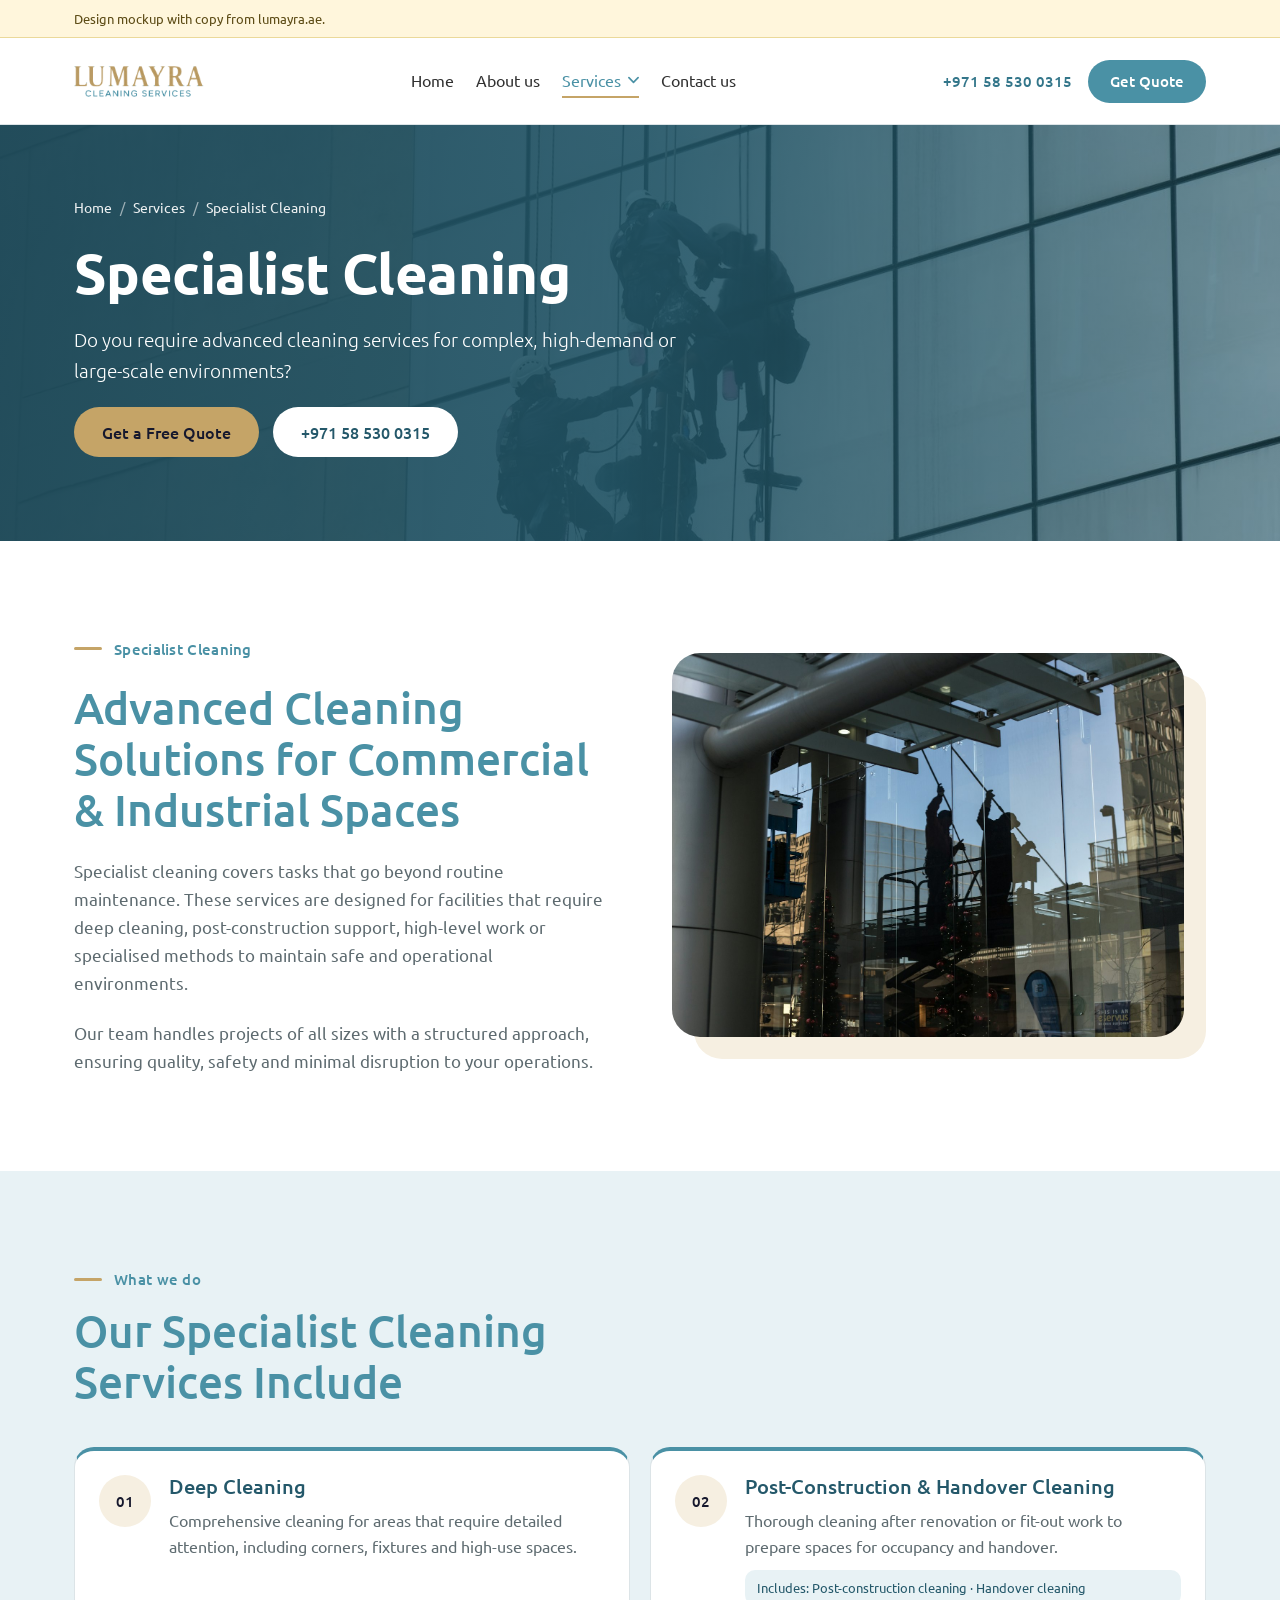
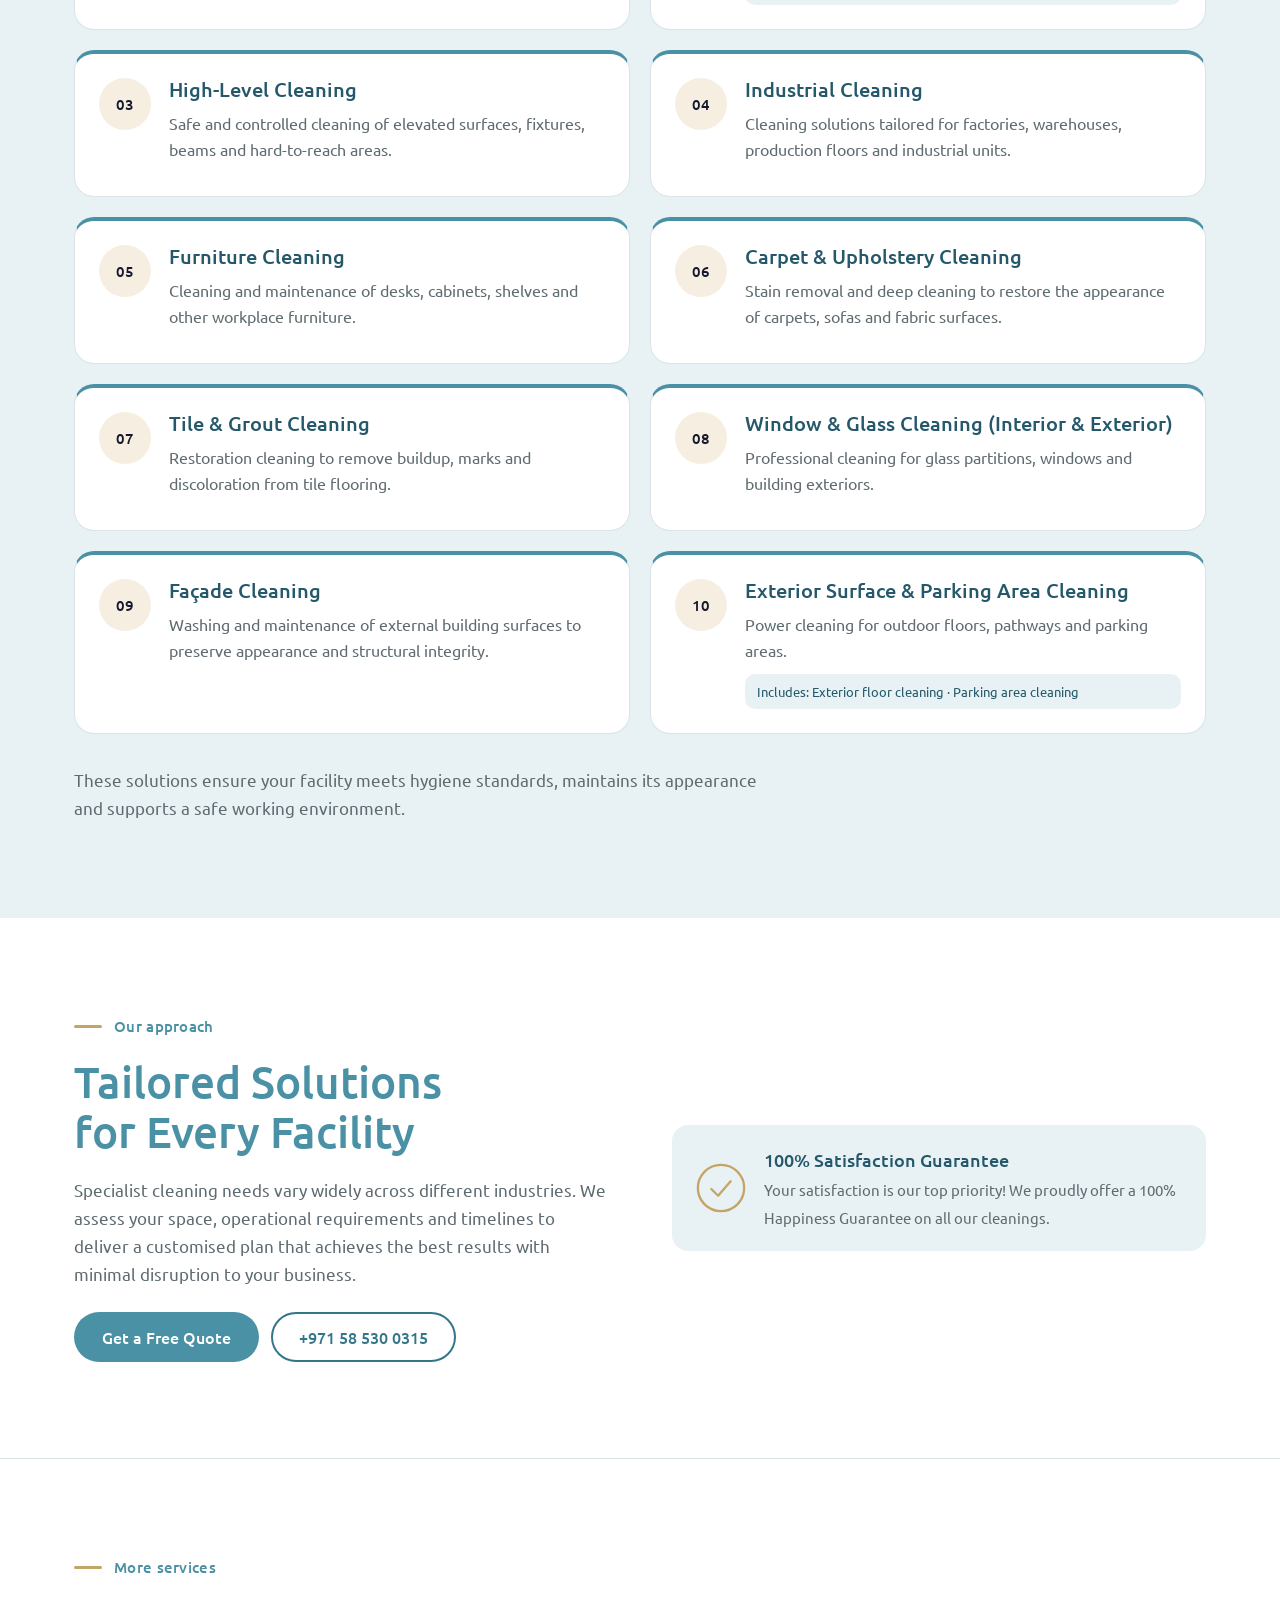
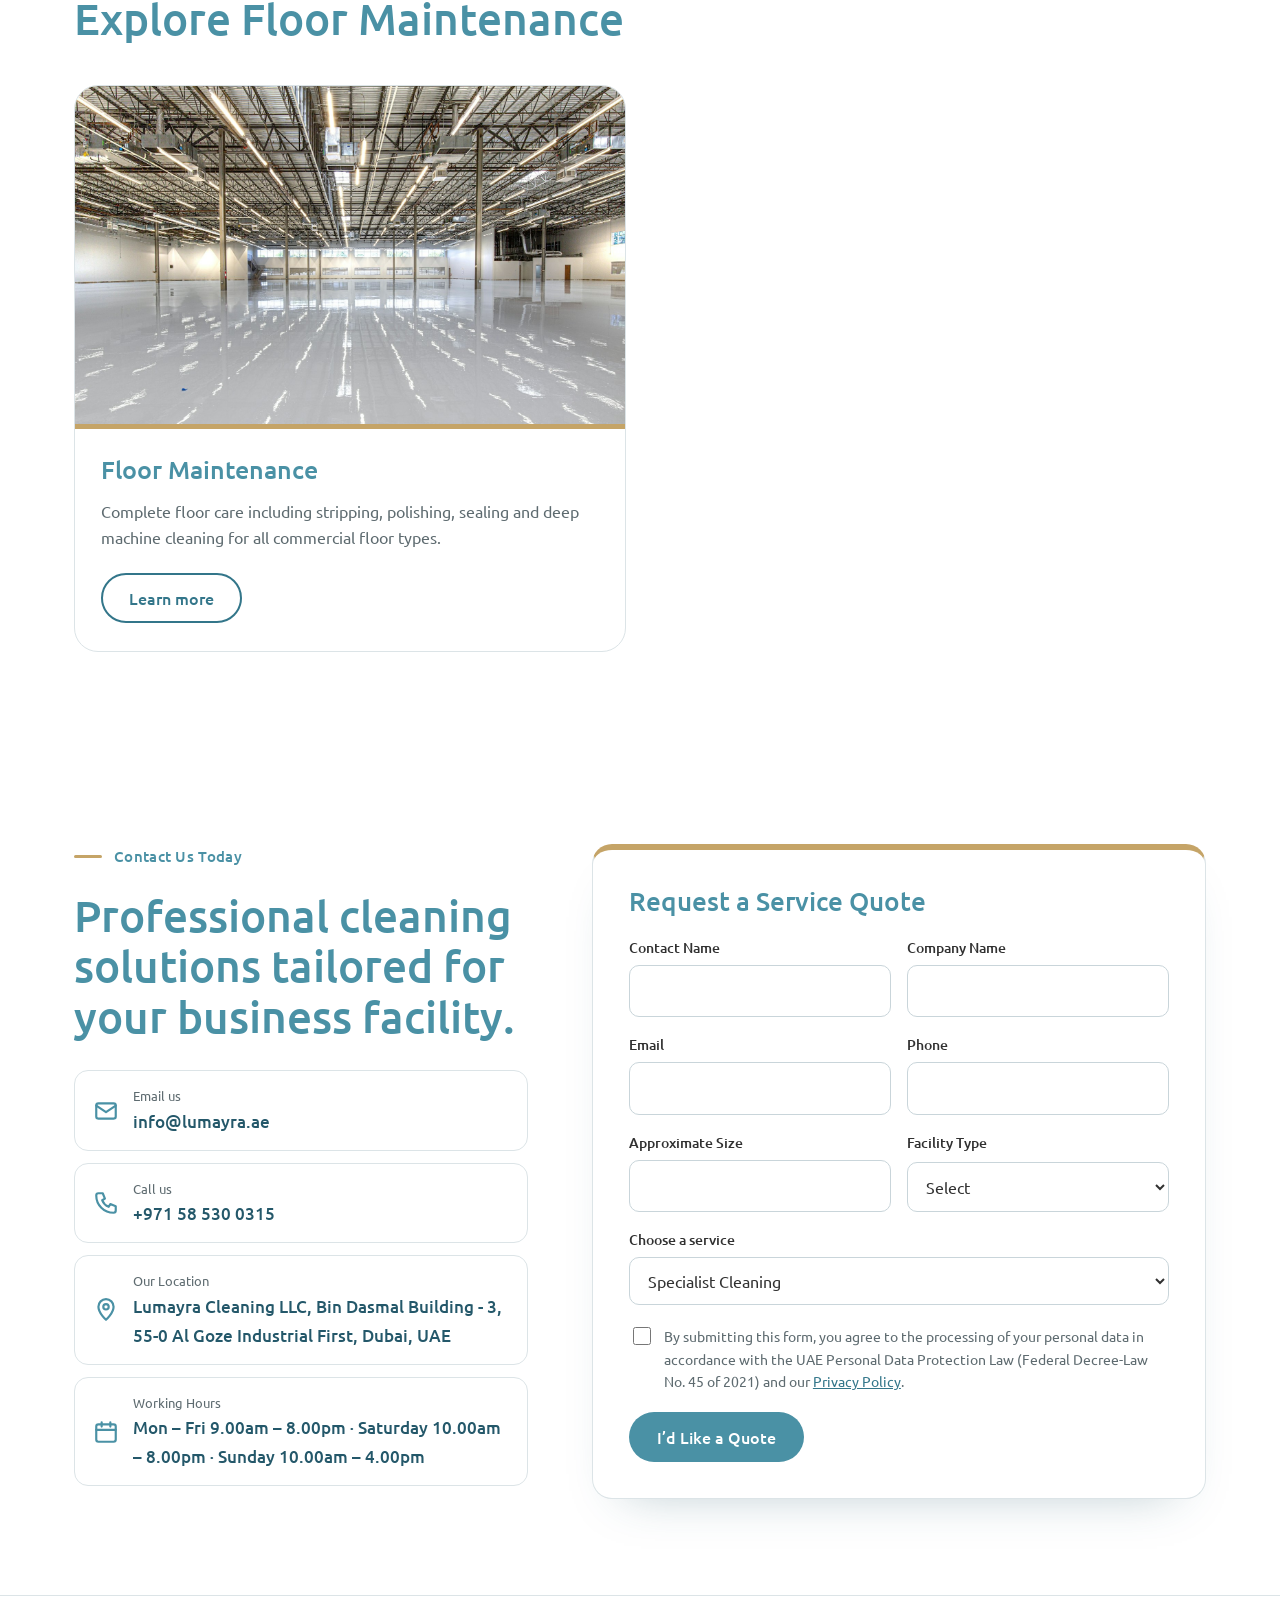
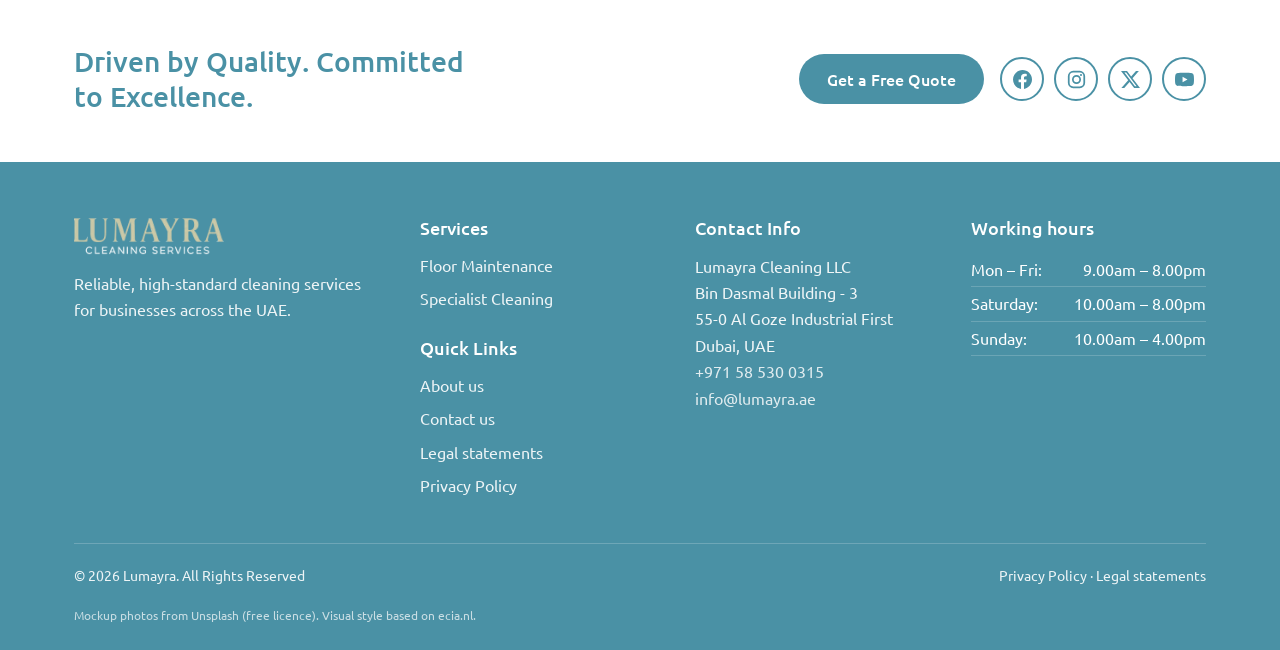
<file: mockup/service-specialist-cleaning.html>
<!doctype html>
<html lang="en">

<head>
  <meta charset="utf-8">
  <meta name="viewport" content="width=device-width, initial-scale=1">
  <title>Specialist Cleaning | Lumayra Cleaning Services</title>
  <meta name="description" content="Advanced specialist cleaning for commercial and industrial spaces: deep, post-construction, handover, high-level, façade and more.">
  <link rel="preconnect" href="https://fonts.googleapis.com">
  <link rel="stylesheet"
    href="https://fonts.googleapis.com/css2?family=Ubuntu:ital,wght@0,300;0,400;0,500;0,700;1,400&display=swap">
  <link rel="stylesheet" href="assets/site.css">
</head>

<body>
  <div class="mock-note">
    <div class="wrap">Design mockup with copy from lumayra.ae.</div>
  </div>

  <header class="site-header">
    <div class="wrap">
      <a class="logo" href="index.html" aria-label="Lumayra home">
        <img src="images/logo-lumayra-header.png" alt="Lumayra Cleaning Services" width="155" height="54">
      </a>
      <nav class="nav" id="nav" aria-label="Main">
        <a href="index.html">Home</a>
        <a href="about.html">About us</a>
        <div class="dd" id="ddServices">
          <button class="dd-toggle is-current" type="button" aria-expanded="false" aria-controls="ddMenu">
            Services
            <svg viewBox="0 0 12 8" aria-hidden="true"><path d="M1 1.5l5 5 5-5" /></svg>
          </button>
          <div class="dd-menu" id="ddMenu">
            <a class="dd-item" href="service-floor-maintenance.html" style="--c: var(--gold)">
              <b>Floor Maintenance</b>
              <span>Stripping, polishing, sealing and deep machine cleaning</span>
            </a>
            <a class="dd-item" href="service-specialist-cleaning.html" aria-current="page" style="--c: var(--teal)">
              <b>Specialist Cleaning</b>
              <span>Deep, post-construction, handover, façade and high-level work</span>
            </a>
            <a class="dd-all" href="services.html">View all services →</a>
          </div>
        </div>
        <a href="contact.html">Contact us</a>
      </nav>
      <div class="header-cta">
        <a class="phone" href="tel:+971585300315">+971 58 530 0315</a>
        <a class="btn btn-teal" href="#get-quote">Get Quote</a>
        <button class="menu-btn" id="menuBtn" type="button" aria-expanded="false" aria-controls="nav">Menu</button>
      </div>
    </div>
  </header>
  <main id="top">
    <section class="page-hero">
      <img class="hero-bg" src="images/ind-towers.jpg" alt="">
      <div class="wrap">
        <nav class="crumbs" aria-label="Breadcrumb"><a href="index.html">Home</a> <span aria-hidden="true">/</span> <a href="services.html">Services</a> <span aria-hidden="true">/</span> <span aria-current="page">Specialist Cleaning</span></nav>
        <h1>Specialist Cleaning</h1>
        <p>Do you require advanced cleaning services for complex, high-demand or large-scale environments?</p>
        <div class="hero-actions">
          <a class="btn btn-gold" href="#get-quote">Get a Free Quote</a>
          <a class="btn btn-white" href="tel:+971585300315">+971 58 530 0315</a>
        </div>
      </div>
    </section>

    <section class="section intro">
      <div class="wrap">
        <div class="intro-copy">
          <span class="kicker">Specialist Cleaning</span>
          <h2 class="h-lg">Advanced Cleaning Solutions for Commercial &amp; Industrial Spaces</h2>
          <p>Specialist cleaning covers tasks that go beyond routine maintenance. These services are designed for facilities that require deep cleaning, post-construction support, high-level work or specialised methods to maintain safe and operational environments.</p>
          <p>Our team handles projects of all sizes with a structured approach, ensuring quality, safety and minimal disruption to your operations.</p>
        </div>
        <div>
          <figure class="photo" style="--tint: var(--gold-tint)">
            <img src="images/svc-specialist.jpg" alt="Technicians cleaning a glass facade">
          </figure>
        </div>
      </div>
    </section>

    <section class="section list-sec" aria-labelledby="list-h">
      <div class="wrap">
        <div class="sec-head">
          <span class="kicker">What we do</span>
          <h2 class="h-lg" id="list-h">Our Specialist Cleaning Services Include</h2>
        </div>
        <div class="svc-items is-wide" style="--cols: 2">
          <article class="svc-item" id="deep-cleaning" style="--c: var(--teal)">
            <span class="num">01</span>
            <h3>Deep Cleaning</h3>
            <p>Comprehensive cleaning for areas that require detailed attention, including corners, fixtures and high-use spaces.</p>
          </article>
          <article class="svc-item" id="post-construction-handover" style="--c: var(--teal)">
            <span class="num">02</span>
            <h3>Post-Construction &amp; Handover Cleaning</h3>
            <p>Thorough cleaning after renovation or fit-out work to prepare spaces for occupancy and handover.</p>
            <p class="covers">Includes: Post-construction cleaning · Handover cleaning</p>
          </article>
          <article class="svc-item" id="high-level-cleaning" style="--c: var(--teal)">
            <span class="num">03</span>
            <h3>High-Level Cleaning</h3>
            <p>Safe and controlled cleaning of elevated surfaces, fixtures, beams and hard-to-reach areas.</p>
          </article>
          <article class="svc-item" id="industrial-cleaning" style="--c: var(--teal)">
            <span class="num">04</span>
            <h3>Industrial Cleaning</h3>
            <p>Cleaning solutions tailored for factories, warehouses, production floors and industrial units.</p>
          </article>
          <article class="svc-item" id="furniture-cleaning" style="--c: var(--teal)">
            <span class="num">05</span>
            <h3>Furniture Cleaning</h3>
            <p>Cleaning and maintenance of desks, cabinets, shelves and other workplace furniture.</p>
          </article>
          <article class="svc-item" id="carpet-upholstery-cleaning" style="--c: var(--teal)">
            <span class="num">06</span>
            <h3>Carpet &amp; Upholstery Cleaning</h3>
            <p>Stain removal and deep cleaning to restore the appearance of carpets, sofas and fabric surfaces.</p>
          </article>
          <article class="svc-item" id="tile-grout-cleaning" style="--c: var(--teal)">
            <span class="num">07</span>
            <h3>Tile &amp; Grout Cleaning</h3>
            <p>Restoration cleaning to remove buildup, marks and discoloration from tile flooring.</p>
          </article>
          <article class="svc-item" id="window-glass-cleaning" style="--c: var(--teal)">
            <span class="num">08</span>
            <h3>Window &amp; Glass Cleaning (Interior &amp; Exterior)</h3>
            <p>Professional cleaning for glass partitions, windows and building exteriors.</p>
          </article>
          <article class="svc-item" id="facade-cleaning" style="--c: var(--teal)">
            <span class="num">09</span>
            <h3>Façade Cleaning</h3>
            <p>Washing and maintenance of external building surfaces to preserve appearance and structural integrity.</p>
          </article>
          <article class="svc-item" id="exterior-parking" style="--c: var(--teal)">
            <span class="num">10</span>
            <h3>Exterior Surface &amp; Parking Area Cleaning</h3>
            <p>Power cleaning for outdoor floors, pathways and parking areas.</p>
            <p class="covers">Includes: Exterior floor cleaning · Parking area cleaning</p>
          </article>
        </div>
        <p class="after-note">These solutions ensure your facility meets hygiene standards, maintains its appearance and supports a safe working environment.</p>
      </div>
    </section>

    <section class="section approach">
      <div class="wrap">
        <div class="approach-copy">
          <span class="kicker">Our approach</span>
          <h2 class="h-lg">Tailored Solutions for Every Facility</h2>
          <p>Specialist cleaning needs vary widely across different industries. We assess your space, operational requirements and timelines to deliver a customised plan that achieves the best results with minimal disruption to your business.</p>
          <div class="approach-actions">
            <a class="btn btn-teal" href="#get-quote">Get a Free Quote</a>
            <a class="btn btn-outline" href="tel:+971585300315">+971 58 530 0315</a>
          </div>
        </div>
        <div class="guarantee" style="background: var(--teal-tint)">
          <svg viewBox="0 0 56 56" aria-hidden="true">
            <circle cx="28" cy="28" r="24" />
            <path d="M18 29l7 7 13-15" />
          </svg>
          <div><b>100% Satisfaction Guarantee</b><span>Your satisfaction is our top priority! We proudly offer a 100%
              Happiness Guarantee on all our cleanings.</span></div>
        </div>
      </div>
    </section>

    <section class="section related" aria-labelledby="rel-h">
      <div class="wrap">
        <span class="kicker">More services</span>
        <h2 class="h-lg" id="rel-h" style="margin-top:14px;">Explore Floor Maintenance</h2>
        <div class="pillars">
          <a class="pillar pillar-link" href="service-floor-maintenance.html" style="--c: var(--gold); --tint: var(--teal-tint)">
            <img src="images/floor-feature.jpg" alt="Polished commercial floor">
            <div class="pillar-body">
              <h3>Floor Maintenance</h3>
              <p>Complete floor care including stripping, polishing, sealing and deep machine cleaning for all commercial floor types.</p>
              <span class="btn btn-outline">Learn more</span>
            </div>
          </a>
        </div>
      </div>
    </section>

    <section class="section quote" id="get-quote">
      <div class="wrap">
        <div class="quote-copy">
          <span class="kicker">Contact Us Today</span>
          <h2 class="h-lg">Professional cleaning solutions tailored for your business facility.</h2>
          <div class="contact-cards">
            <a href="mailto:info@lumayra.ae"><svg viewBox="0 0 24 24" aria-hidden="true">
                <rect x="3" y="5" width="18" height="14" rx="2" />
                <path d="M3 7l9 6 9-6" />
              </svg><span><small>Email us</small><b>info@lumayra.ae</b></span></a>
            <a href="tel:+971585300315"><svg viewBox="0 0 24 24" aria-hidden="true">
                <path d="M5 3h4l2 5-2.5 1.5a11 11 0 0 0 6 6L16 13l5 2v4a2 2 0 0 1-2 2A16 16 0 0 1 3 5a2 2 0 0 1 2-2" />
              </svg><span><small>Call us</small><b>+971 58 530 0315</b></span></a>
            <div><svg viewBox="0 0 24 24" aria-hidden="true">
                <path d="M12 21s-7-6.2-7-12a7 7 0 0 1 14 0c0 5.8-7 12-7 12z" />
                <circle cx="12" cy="9" r="2.5" />
              </svg><span><small>Our Location</small><b>Lumayra Cleaning LLC, Bin Dasmal Building - 3, 55-0 Al Goze
                  Industrial First, Dubai, UAE</b></span>
            </div>
            <div><svg viewBox="0 0 24 24" aria-hidden="true">
                <rect x="3" y="5" width="18" height="16" rx="2" />
                <path d="M3 10h18M8 3v4M16 3v4" />
              </svg><span><small>Working Hours</small><b>Mon – Fri 9.00am – 8.00pm · Saturday 10.00am – 8.00pm ·
                  Sunday 10.00am – 4.00pm</b></span>
            </div>
          </div>
        </div>

        <form class="card" id="quoteForm" novalidate>
          <h3>Request a Service Quote</h3>
          <div class="form-grid">
            <div class="field"><label for="f-name">Contact Name</label><input id="f-name" name="name"
                autocomplete="name" required></div>
            <div class="field"><label for="f-company">Company Name</label><input id="f-company" name="company"
                autocomplete="organization"></div>
            <div class="field"><label for="f-email">Email</label><input id="f-email" name="email" type="email"
                autocomplete="email" required></div>
            <div class="field"><label for="f-phone">Phone</label><input id="f-phone" name="phone" type="tel"
                autocomplete="tel"></div>
            <div class="field"><label for="f-size">Approximate Size</label><input id="f-size" name="size"></div>
            <div class="field"><label for="f-type">Facility Type</label>
              <select id="f-type" name="type">
                <option value="">Select</option>
                <option>Office</option>
                <option>Warehouse</option>
                <option>Retail</option>
                <option>Commercial building</option>
                <option>Industrial facility</option>
              </select>
            </div>
            <div class="field full"><label for="f-service">Choose a service</label>
              <select id="f-service" name="service">
                <option value="">Select</option>
                <option selected>Specialist Cleaning</option>
                <option>Floor Maintenance</option>
              </select>
            </div>
          </div>
          <label class="consent" for="f-consent"><input id="f-consent" name="consent" type="checkbox" required>
            <span>By submitting this form, you agree to the processing of your personal data in accordance with the
              UAE Personal Data Protection Law (Federal Decree-Law No. 45 of 2021) and our <a href="privacy-policy.html">Privacy
                Policy</a>.</span></label>
          <div class="form-foot">
            <button class="btn btn-teal" type="submit">I’d Like a Quote</button>
            <span class="form-msg" id="formMsg" role="status" hidden>Mockup only: the form is not connected yet.</span>
          </div>
        </form>
      </div>
    </section>
  </main>

  <div class="foot-top">
    <div class="wrap">
      <p>Driven by Quality. Committed to Excellence.</p>
      <div class="foot-top-actions">
        <a class="btn btn-teal" href="#get-quote">Get a Free Quote</a>
        <div class="socials" aria-label="Follow us">
          <a href="https://www.facebook.com/" aria-label="Facebook"><svg viewBox="0 0 24 24" aria-hidden="true"><path d="M24 12.073c0-6.627-5.373-12-12-12s-12 5.373-12 12c0 5.99 4.388 10.954 10.125 11.854v-8.385H7.078v-3.47h3.047V9.43c0-3.007 1.792-4.669 4.533-4.669 1.312 0 2.686.235 2.686.235v2.953H15.83c-1.491 0-1.956.925-1.956 1.874v2.25h3.328l-.532 3.47h-2.796v8.385C19.612 23.027 24 18.062 24 12.073z" /></svg></a>
          <a href="https://www.instagram.com/" aria-label="Instagram"><svg viewBox="0 0 24 24" aria-hidden="true"><rect x="2.2" y="2.2" width="19.6" height="19.6" rx="5.6" fill="none" stroke="currentColor" stroke-width="2.2" /><circle cx="12" cy="12" r="4.6" fill="none" stroke="currentColor" stroke-width="2.2" /><circle cx="17.7" cy="6.3" r="1.4" /></svg></a>
          <a href="https://x.com/" aria-label="X (Twitter)"><svg viewBox="0 0 24 24" aria-hidden="true"><path d="M18.901 1.153h3.68l-8.04 9.19L24 22.846h-7.406l-5.8-7.584-6.638 7.584H.474l8.6-9.83L0 1.154h7.594l5.243 6.932ZM17.61 20.644h2.039L6.486 3.24H4.298Z" /></svg></a>
          <a href="https://www.youtube.com/" aria-label="YouTube"><svg viewBox="0 0 24 24" aria-hidden="true"><path d="M23.498 6.186a3.016 3.016 0 0 0-2.122-2.136C19.505 3.545 12 3.545 12 3.545s-7.505 0-9.377.505A3.017 3.017 0 0 0 .502 6.186C0 8.07 0 12 0 12s0 3.93.502 5.814a3.016 3.016 0 0 0 2.122 2.136c1.871.505 9.376.505 9.376.505s7.505 0 9.377-.505a3.015 3.015 0 0 0 2.122-2.136C24 15.93 24 12 24 12s0-3.93-.502-5.814zM9.545 15.568V8.432L15.818 12l-6.273 3.568z" /></svg></a>
        </div>
      </div>
    </div>
  </div>

  <footer class="site-footer">
    <div class="wrap">
      <div class="foot-grid">
        <div class="foot-about">
          <a class="logo" href="index.html"><img src="images/logo-lumayra-footer.png" alt="Lumayra Cleaning Services"
              width="184" height="64"></a>
          <p>Reliable, high-standard cleaning services for businesses across the UAE.</p>
        </div>
        <div>
          <h3>Services</h3>
          <ul>
            <li><a href="service-floor-maintenance.html">Floor Maintenance</a></li>
            <li><a href="service-specialist-cleaning.html">Specialist Cleaning</a></li>
          </ul>
          <h3 style="margin-top:26px;">Quick Links</h3>
          <ul>
            <li><a href="about.html">About us</a></li>
            <li><a href="contact.html">Contact us</a></li>
            <li><a href="legal-statements.html">Legal statements</a></li>
            <li><a href="privacy-policy.html">Privacy Policy</a></li>
          </ul>
        </div>
        <div>
          <h3>Contact Info</h3>
          <address>Lumayra Cleaning LLC<br>Bin Dasmal Building - 3<br>55-0 Al Goze Industrial First<br>Dubai, UAE<br><a
              href="tel:+971585300315">+971 58 530 0315</a><br><a href="mailto:info@lumayra.ae">info@lumayra.ae</a>
          </address>
        </div>
        <div class="hours">
          <h3>Working hours</h3>
          <div><span>Mon – Fri:</span><span>9.00am – 8.00pm</span></div>
          <div><span>Saturday:</span><span>10.00am – 8.00pm</span></div>
          <div><span>Sunday:</span><span>10.00am – 4.00pm</span></div>
        </div>
      </div>
      <div class="foot-bottom">
        <span>© 2026 Lumayra. All Rights Reserved</span>
        <span><a href="privacy-policy.html">Privacy Policy</a> · <a
            href="legal-statements.html">Legal statements</a></span>
      </div>
      <p class="credits">Mockup photos from Unsplash (free licence). Visual style based on ecia.nl.</p>
    </div>
  </footer>

  <script src="assets/site.js"></script>
</body>

</html>
</file>
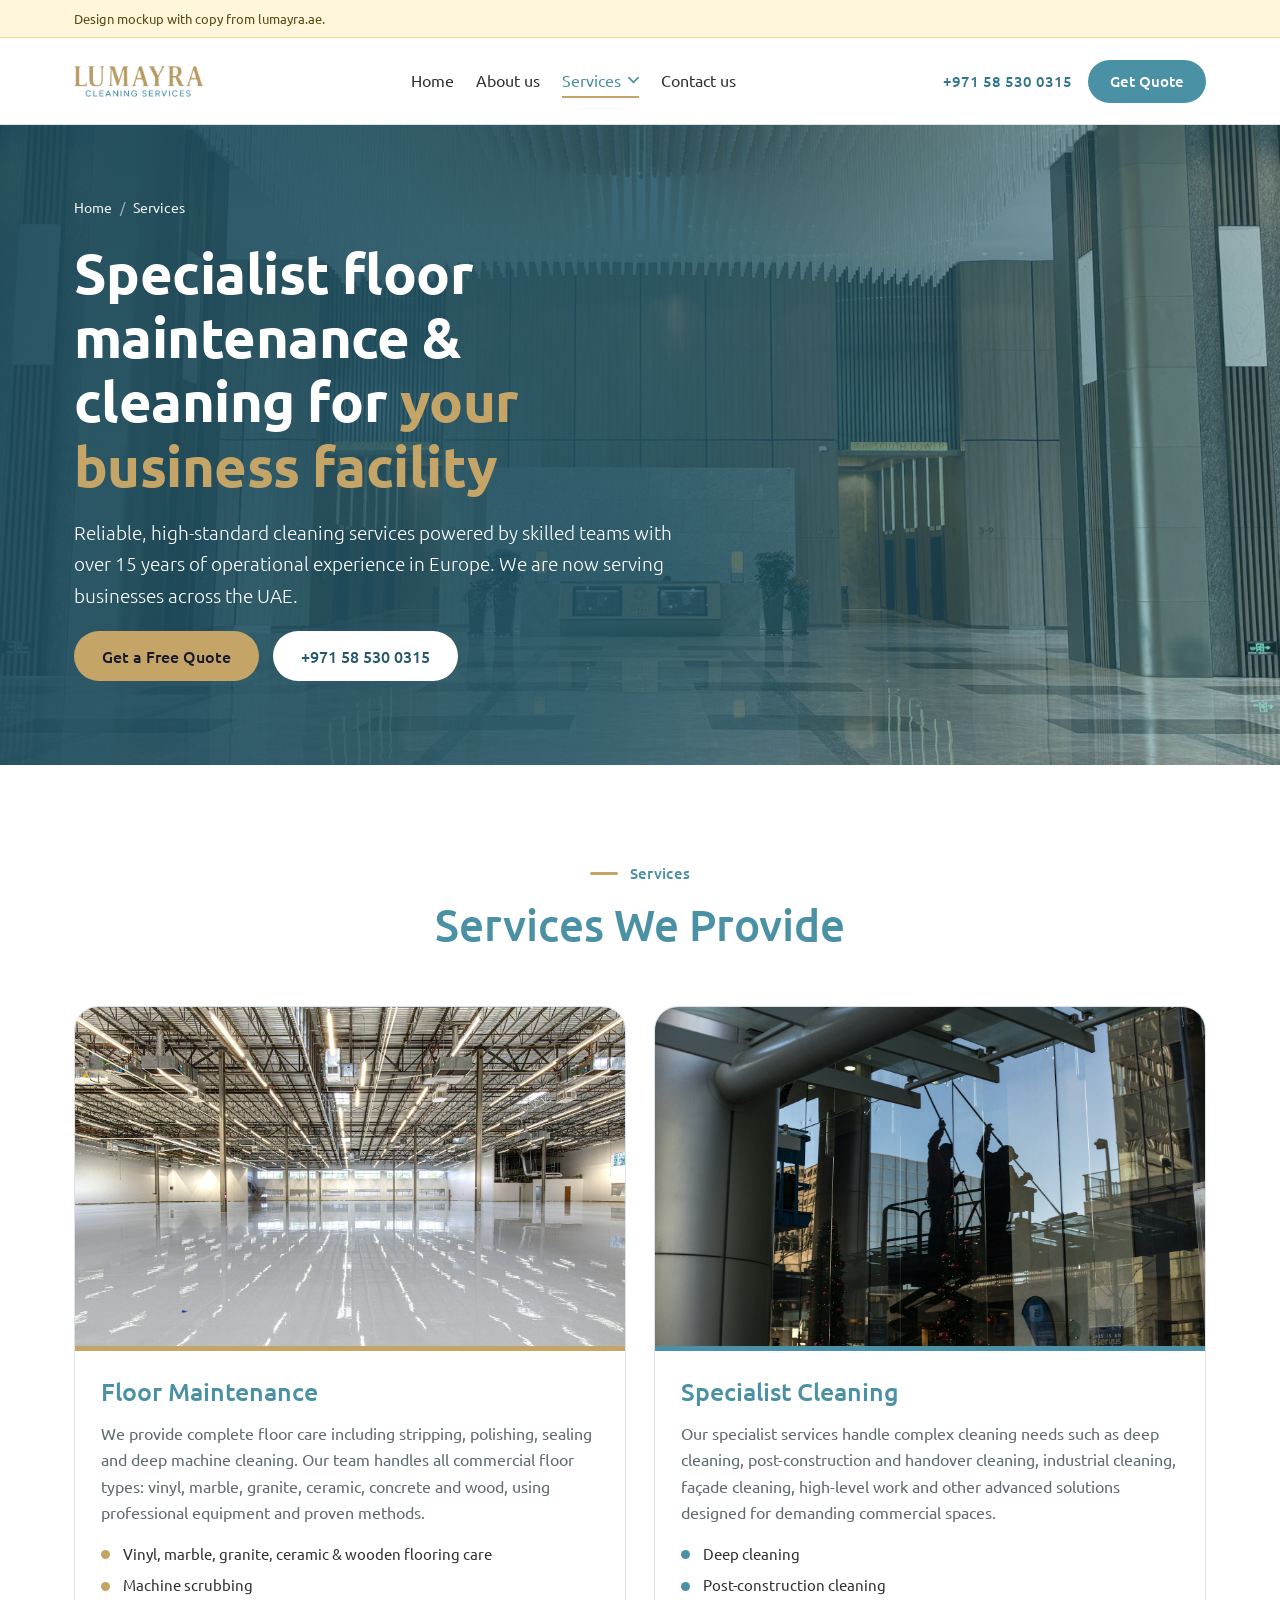
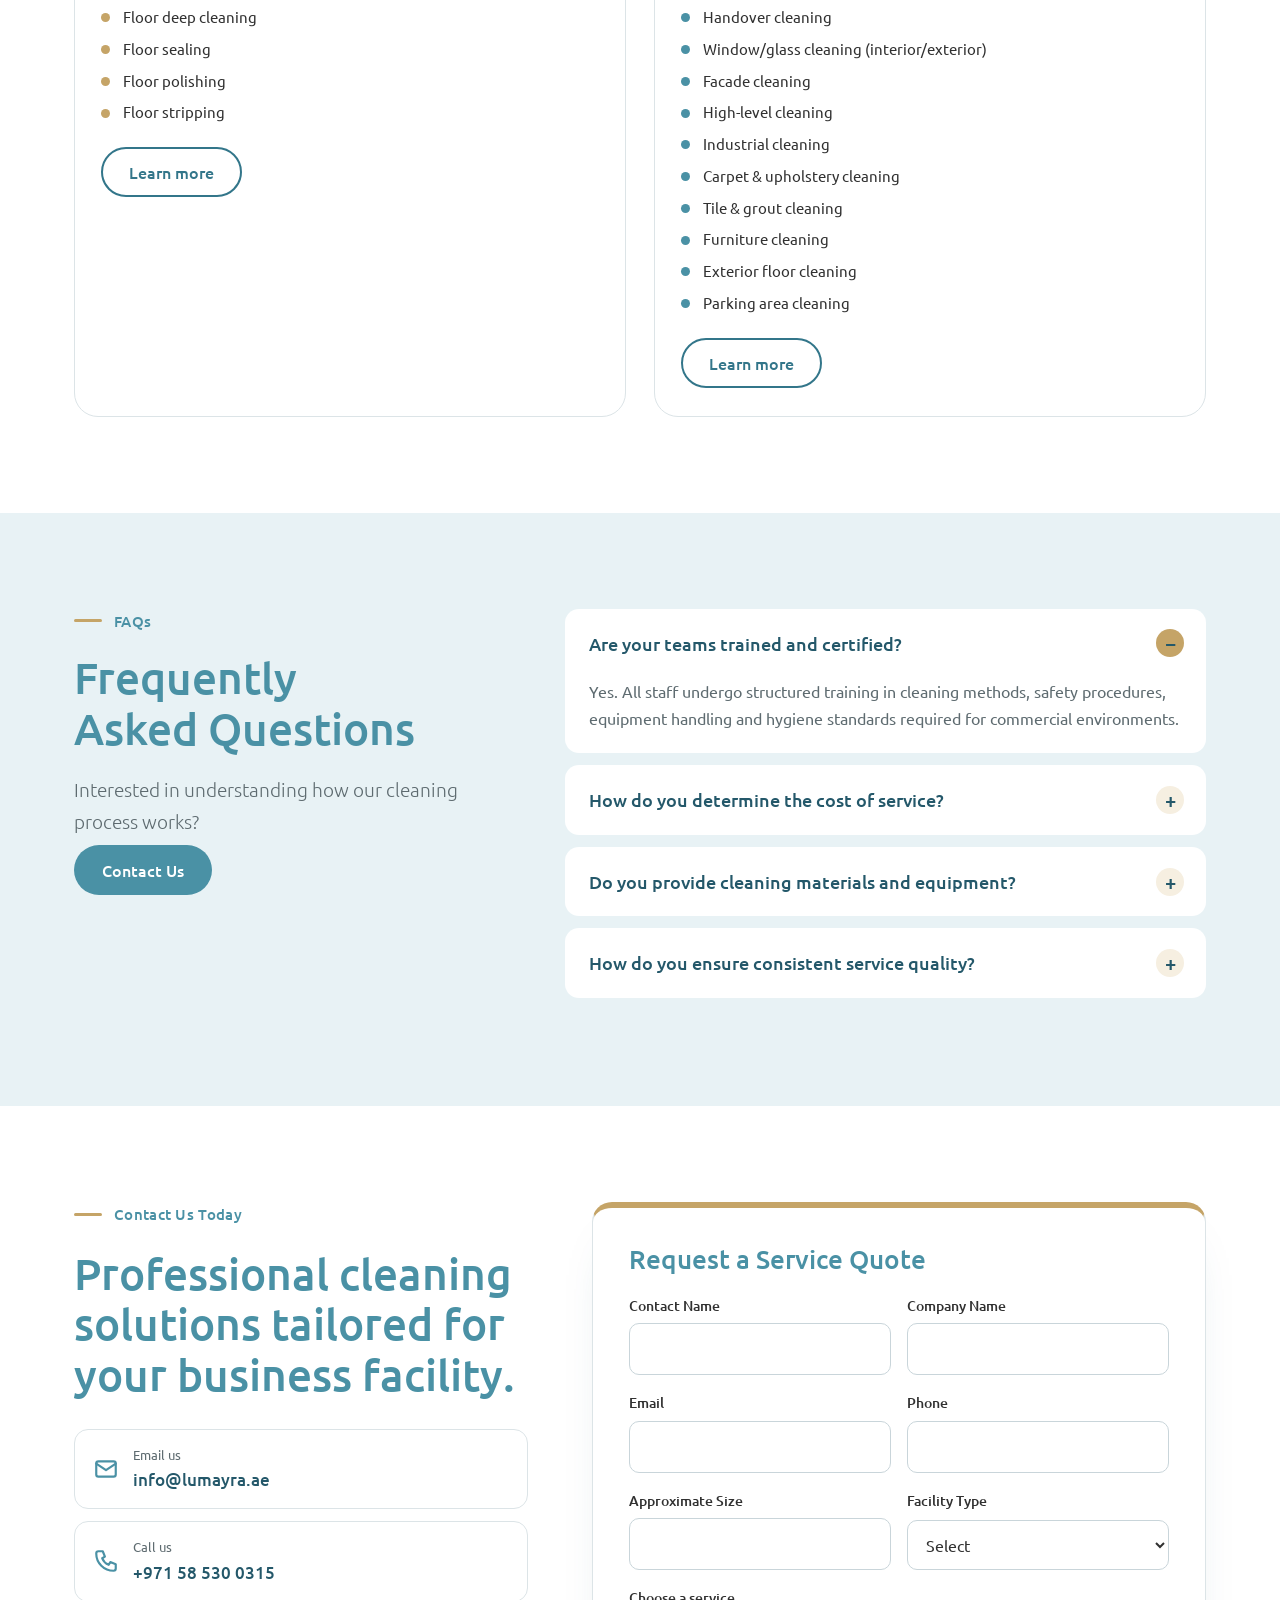
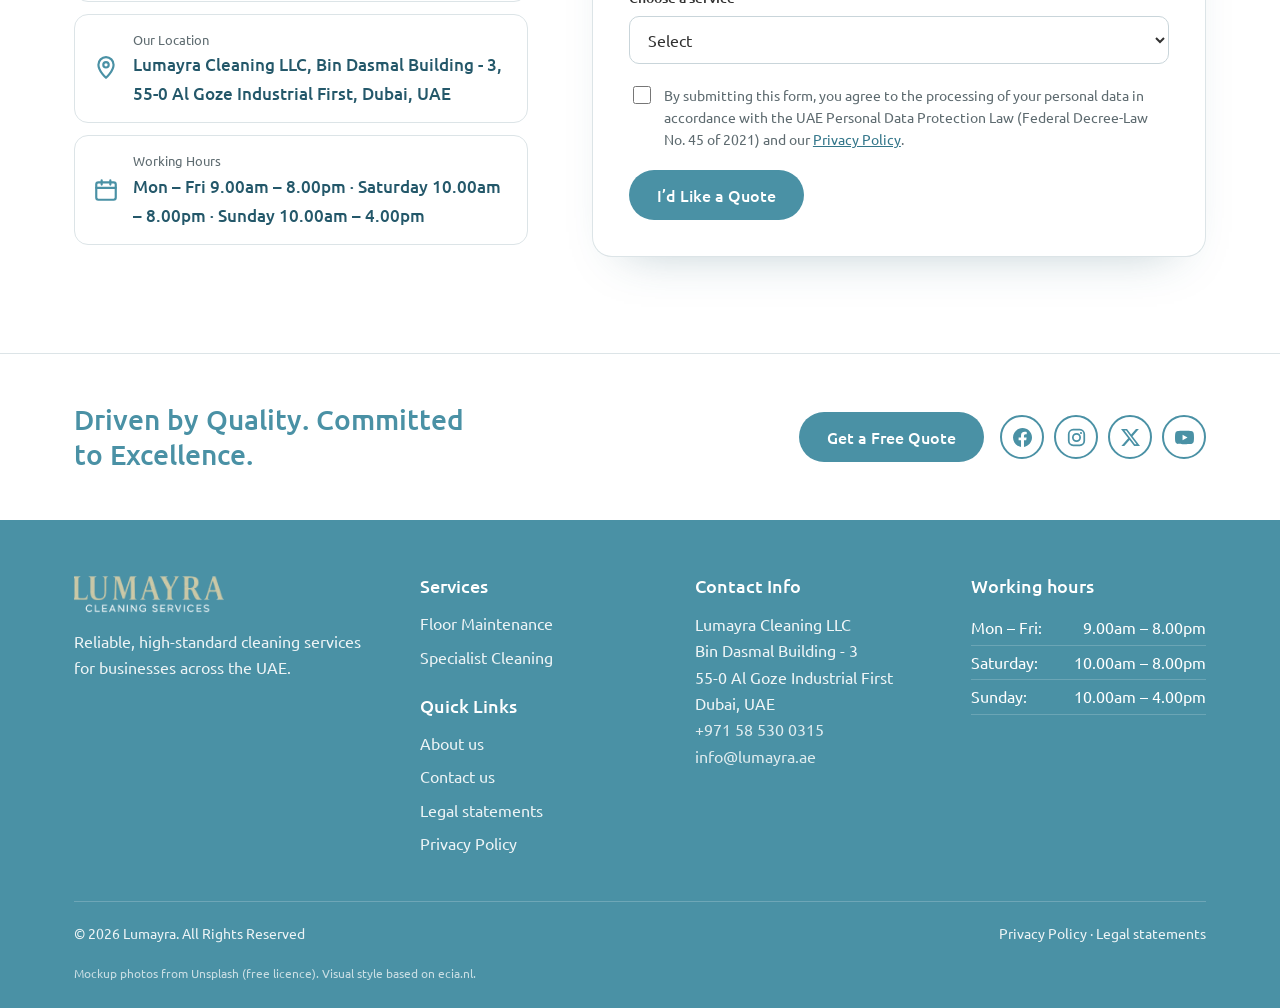
<file: mockup/services.html>
<!doctype html>
<html lang="en">

<head>
  <meta charset="utf-8">
  <meta name="viewport" content="width=device-width, initial-scale=1">
  <title>Services | Lumayra Cleaning Services</title>
  <meta name="description" content="Specialist floor maintenance and specialist cleaning for businesses across the UAE.">
  <link rel="preconnect" href="https://fonts.googleapis.com">
  <link rel="stylesheet"
    href="https://fonts.googleapis.com/css2?family=Ubuntu:ital,wght@0,300;0,400;0,500;0,700;1,400&display=swap">
  <link rel="stylesheet" href="assets/site.css">
</head>

<body>
  <div class="mock-note">
    <div class="wrap">Design mockup with copy from lumayra.ae.</div>
  </div>

  <header class="site-header">
    <div class="wrap">
      <a class="logo" href="index.html" aria-label="Lumayra home">
        <img src="images/logo-lumayra-header.png" alt="Lumayra Cleaning Services" width="155" height="54">
      </a>
      <nav class="nav" id="nav" aria-label="Main">
        <a href="index.html">Home</a>
        <a href="about.html">About us</a>
        <div class="dd" id="ddServices">
          <button class="dd-toggle is-current" type="button" aria-expanded="false" aria-controls="ddMenu">
            Services
            <svg viewBox="0 0 12 8" aria-hidden="true"><path d="M1 1.5l5 5 5-5" /></svg>
          </button>
          <div class="dd-menu" id="ddMenu">
            <a class="dd-item" href="service-floor-maintenance.html" style="--c: var(--gold)">
              <b>Floor Maintenance</b>
              <span>Stripping, polishing, sealing and deep machine cleaning</span>
            </a>
            <a class="dd-item" href="service-specialist-cleaning.html" style="--c: var(--teal)">
              <b>Specialist Cleaning</b>
              <span>Deep, post-construction, handover, façade and high-level work</span>
            </a>
            <a class="dd-all" href="services.html">View all services →</a>
          </div>
        </div>
        <a href="contact.html">Contact us</a>
      </nav>
      <div class="header-cta">
        <a class="phone" href="tel:+971585300315">+971 58 530 0315</a>
        <a class="btn btn-teal" href="#get-quote">Get Quote</a>
        <button class="menu-btn" id="menuBtn" type="button" aria-expanded="false" aria-controls="nav">Menu</button>
      </div>
    </div>
  </header>
  <main id="top">
    <section class="page-hero">
      <img class="hero-bg" src="images/hero-lobby.jpg" alt="">
      <div class="wrap">
        <nav class="crumbs" aria-label="Breadcrumb"><a href="index.html">Home</a> <span aria-hidden="true">/</span> <span aria-current="page">Services</span></nav>
        <h1>Specialist floor maintenance &amp; cleaning for <em>your business facility</em></h1>
        <p>Reliable, high-standard cleaning services powered by skilled teams with over 15 years of operational experience in Europe. We are now serving businesses across the UAE.</p>
        <div class="hero-actions">
          <a class="btn btn-gold" href="#get-quote">Get a Free Quote</a>
          <a class="btn btn-white" href="tel:+971585300315">+971 58 530 0315</a>
        </div>
      </div>
    </section>

    <section class="section" id="services">
      <div class="wrap">
        <span class="kicker center">Services</span>
        <h2 class="h-lg center" style="text-align:center; margin-top:14px;">Services We Provide</h2>
        <div class="pillars">
          <article class="pillar" data-c="gold">
            <img src="images/floor-feature.jpg" alt="Polished commercial floor">
            <div class="pillar-body">
              <h3>Floor Maintenance</h3>
              <p>We provide complete floor care including stripping, polishing, sealing and deep machine cleaning. Our team handles all commercial floor types: vinyl, marble, granite, ceramic, concrete and wood, using professional equipment and proven methods.</p>
              <ul>
                <li><a href="service-floor-maintenance.html#surfaces">Vinyl, marble, granite, ceramic &amp; wooden flooring care</a></li>
                <li><a href="service-floor-maintenance.html#machine-scrubbing">Machine scrubbing</a></li>
                <li><a href="service-floor-maintenance.html#deep-floor-cleaning">Floor deep cleaning</a></li>
                <li><a href="service-floor-maintenance.html#floor-sealing">Floor sealing</a></li>
                <li><a href="service-floor-maintenance.html#floor-polishing">Floor polishing</a></li>
                <li><a href="service-floor-maintenance.html#floor-stripping">Floor stripping</a></li>
              </ul>
              <a class="btn btn-outline" href="service-floor-maintenance.html">Learn more</a>
            </div>
          </article>
          <article class="pillar" data-c="teal">
            <img src="images/svc-specialist.jpg" alt="Technicians cleaning a glass facade">
            <div class="pillar-body">
              <h3>Specialist Cleaning</h3>
              <p>Our specialist services handle complex cleaning needs such as deep cleaning, post-construction and handover cleaning, industrial cleaning, façade cleaning, high-level work and other advanced solutions designed for demanding commercial spaces.</p>
              <ul>
                <li><a href="service-specialist-cleaning.html#deep-cleaning">Deep cleaning</a></li>
                <li><a href="service-specialist-cleaning.html#post-construction-handover">Post-construction cleaning</a></li>
                <li><a href="service-specialist-cleaning.html#post-construction-handover">Handover cleaning</a></li>
                <li><a href="service-specialist-cleaning.html#window-glass-cleaning">Window/glass cleaning (interior/exterior)</a></li>
                <li><a href="service-specialist-cleaning.html#facade-cleaning">Facade cleaning</a></li>
                <li><a href="service-specialist-cleaning.html#high-level-cleaning">High-level cleaning</a></li>
                <li><a href="service-specialist-cleaning.html#industrial-cleaning">Industrial cleaning</a></li>
                <li><a href="service-specialist-cleaning.html#carpet-upholstery-cleaning">Carpet &amp; upholstery cleaning</a></li>
                <li><a href="service-specialist-cleaning.html#tile-grout-cleaning">Tile &amp; grout cleaning</a></li>
                <li><a href="service-specialist-cleaning.html#furniture-cleaning">Furniture cleaning</a></li>
                <li><a href="service-specialist-cleaning.html#exterior-parking">Exterior floor cleaning</a></li>
                <li><a href="service-specialist-cleaning.html#exterior-parking">Parking area cleaning</a></li>
              </ul>
              <a class="btn btn-outline" href="service-specialist-cleaning.html">Learn more</a>
            </div>
          </article>
        </div>
      </div>
    </section>

    <section class="section faq" aria-labelledby="faq-h">
      <div class="wrap">
        <div class="faq-side">
          <span class="kicker">FAQs</span>
          <h2 class="h-lg" id="faq-h">Frequently Asked Questions</h2>
          <p class="lead">Interested in understanding how our cleaning process works?<br><a class="btn btn-teal" href="#get-quote">Contact Us</a></p>
        </div>
        <div>
          <details open>
            <summary>Are your teams trained and certified?</summary>
            <p>Yes. All staff undergo structured training in cleaning methods, safety procedures, equipment handling and
              hygiene standards required for commercial environments.</p>
          </details>
          <details>
            <summary>How do you determine the cost of service?</summary>
            <p>Pricing is based on the type of facility, service frequency, size of the space and operational
              requirements. We provide customised quotations after an assessment of your site.</p>
          </details>
          <details>
            <summary>Do you provide cleaning materials and equipment?</summary>
            <p>Yes. We supply all required equipment, machinery and cleaning chemicals unless you prefer to use your own
              approved materials.</p>
          </details>
          <details>
            <summary>How do you ensure consistent service quality?</summary>
            <p>We use supervisory checks, routine inspections and structured checklists to maintain consistent
              performance across all services.</p>
          </details>
        </div>
      </div>
    </section>

    <section class="section quote" id="get-quote">
      <div class="wrap">
        <div class="quote-copy">
          <span class="kicker">Contact Us Today</span>
          <h2 class="h-lg">Professional cleaning solutions tailored for your business facility.</h2>
          <div class="contact-cards">
            <a href="mailto:info@lumayra.ae"><svg viewBox="0 0 24 24" aria-hidden="true">
                <rect x="3" y="5" width="18" height="14" rx="2" />
                <path d="M3 7l9 6 9-6" />
              </svg><span><small>Email us</small><b>info@lumayra.ae</b></span></a>
            <a href="tel:+971585300315"><svg viewBox="0 0 24 24" aria-hidden="true">
                <path d="M5 3h4l2 5-2.5 1.5a11 11 0 0 0 6 6L16 13l5 2v4a2 2 0 0 1-2 2A16 16 0 0 1 3 5a2 2 0 0 1 2-2" />
              </svg><span><small>Call us</small><b>+971 58 530 0315</b></span></a>
            <div><svg viewBox="0 0 24 24" aria-hidden="true">
                <path d="M12 21s-7-6.2-7-12a7 7 0 0 1 14 0c0 5.8-7 12-7 12z" />
                <circle cx="12" cy="9" r="2.5" />
              </svg><span><small>Our Location</small><b>Lumayra Cleaning LLC, Bin Dasmal Building - 3, 55-0 Al Goze
                  Industrial First, Dubai, UAE</b></span>
            </div>
            <div><svg viewBox="0 0 24 24" aria-hidden="true">
                <rect x="3" y="5" width="18" height="16" rx="2" />
                <path d="M3 10h18M8 3v4M16 3v4" />
              </svg><span><small>Working Hours</small><b>Mon – Fri 9.00am – 8.00pm · Saturday 10.00am – 8.00pm ·
                  Sunday 10.00am – 4.00pm</b></span>
            </div>
          </div>
        </div>

        <form class="card" id="quoteForm" novalidate>
          <h3>Request a Service Quote</h3>
          <div class="form-grid">
            <div class="field"><label for="f-name">Contact Name</label><input id="f-name" name="name"
                autocomplete="name" required></div>
            <div class="field"><label for="f-company">Company Name</label><input id="f-company" name="company"
                autocomplete="organization"></div>
            <div class="field"><label for="f-email">Email</label><input id="f-email" name="email" type="email"
                autocomplete="email" required></div>
            <div class="field"><label for="f-phone">Phone</label><input id="f-phone" name="phone" type="tel"
                autocomplete="tel"></div>
            <div class="field"><label for="f-size">Approximate Size</label><input id="f-size" name="size"></div>
            <div class="field"><label for="f-type">Facility Type</label>
              <select id="f-type" name="type">
                <option value="">Select</option>
                <option>Office</option>
                <option>Warehouse</option>
                <option>Retail</option>
                <option>Commercial building</option>
                <option>Industrial facility</option>
              </select>
            </div>
            <div class="field full"><label for="f-service">Choose a service</label>
              <select id="f-service" name="service">
                <option value="">Select</option>
                <option>Specialist Cleaning</option>
                <option>Floor Maintenance</option>
              </select>
            </div>
          </div>
          <label class="consent" for="f-consent"><input id="f-consent" name="consent" type="checkbox" required>
            <span>By submitting this form, you agree to the processing of your personal data in accordance with the
              UAE Personal Data Protection Law (Federal Decree-Law No. 45 of 2021) and our <a href="privacy-policy.html">Privacy
                Policy</a>.</span></label>
          <div class="form-foot">
            <button class="btn btn-teal" type="submit">I’d Like a Quote</button>
            <span class="form-msg" id="formMsg" role="status" hidden>Mockup only: the form is not connected yet.</span>
          </div>
        </form>
      </div>
    </section>
  </main>

  <div class="foot-top">
    <div class="wrap">
      <p>Driven by Quality. Committed to Excellence.</p>
      <div class="foot-top-actions">
        <a class="btn btn-teal" href="#get-quote">Get a Free Quote</a>
        <div class="socials" aria-label="Follow us">
          <a href="https://www.facebook.com/" aria-label="Facebook"><svg viewBox="0 0 24 24" aria-hidden="true"><path d="M24 12.073c0-6.627-5.373-12-12-12s-12 5.373-12 12c0 5.99 4.388 10.954 10.125 11.854v-8.385H7.078v-3.47h3.047V9.43c0-3.007 1.792-4.669 4.533-4.669 1.312 0 2.686.235 2.686.235v2.953H15.83c-1.491 0-1.956.925-1.956 1.874v2.25h3.328l-.532 3.47h-2.796v8.385C19.612 23.027 24 18.062 24 12.073z" /></svg></a>
          <a href="https://www.instagram.com/" aria-label="Instagram"><svg viewBox="0 0 24 24" aria-hidden="true"><rect x="2.2" y="2.2" width="19.6" height="19.6" rx="5.6" fill="none" stroke="currentColor" stroke-width="2.2" /><circle cx="12" cy="12" r="4.6" fill="none" stroke="currentColor" stroke-width="2.2" /><circle cx="17.7" cy="6.3" r="1.4" /></svg></a>
          <a href="https://x.com/" aria-label="X (Twitter)"><svg viewBox="0 0 24 24" aria-hidden="true"><path d="M18.901 1.153h3.68l-8.04 9.19L24 22.846h-7.406l-5.8-7.584-6.638 7.584H.474l8.6-9.83L0 1.154h7.594l5.243 6.932ZM17.61 20.644h2.039L6.486 3.24H4.298Z" /></svg></a>
          <a href="https://www.youtube.com/" aria-label="YouTube"><svg viewBox="0 0 24 24" aria-hidden="true"><path d="M23.498 6.186a3.016 3.016 0 0 0-2.122-2.136C19.505 3.545 12 3.545 12 3.545s-7.505 0-9.377.505A3.017 3.017 0 0 0 .502 6.186C0 8.07 0 12 0 12s0 3.93.502 5.814a3.016 3.016 0 0 0 2.122 2.136c1.871.505 9.376.505 9.376.505s7.505 0 9.377-.505a3.015 3.015 0 0 0 2.122-2.136C24 15.93 24 12 24 12s0-3.93-.502-5.814zM9.545 15.568V8.432L15.818 12l-6.273 3.568z" /></svg></a>
        </div>
      </div>
    </div>
  </div>

  <footer class="site-footer">
    <div class="wrap">
      <div class="foot-grid">
        <div class="foot-about">
          <a class="logo" href="index.html"><img src="images/logo-lumayra-footer.png" alt="Lumayra Cleaning Services"
              width="184" height="64"></a>
          <p>Reliable, high-standard cleaning services for businesses across the UAE.</p>
        </div>
        <div>
          <h3>Services</h3>
          <ul>
            <li><a href="service-floor-maintenance.html">Floor Maintenance</a></li>
            <li><a href="service-specialist-cleaning.html">Specialist Cleaning</a></li>
          </ul>
          <h3 style="margin-top:26px;">Quick Links</h3>
          <ul>
            <li><a href="about.html">About us</a></li>
            <li><a href="contact.html">Contact us</a></li>
            <li><a href="legal-statements.html">Legal statements</a></li>
            <li><a href="privacy-policy.html">Privacy Policy</a></li>
          </ul>
        </div>
        <div>
          <h3>Contact Info</h3>
          <address>Lumayra Cleaning LLC<br>Bin Dasmal Building - 3<br>55-0 Al Goze Industrial First<br>Dubai, UAE<br><a
              href="tel:+971585300315">+971 58 530 0315</a><br><a href="mailto:info@lumayra.ae">info@lumayra.ae</a>
          </address>
        </div>
        <div class="hours">
          <h3>Working hours</h3>
          <div><span>Mon – Fri:</span><span>9.00am – 8.00pm</span></div>
          <div><span>Saturday:</span><span>10.00am – 8.00pm</span></div>
          <div><span>Sunday:</span><span>10.00am – 4.00pm</span></div>
        </div>
      </div>
      <div class="foot-bottom">
        <span>© 2026 Lumayra. All Rights Reserved</span>
        <span><a href="privacy-policy.html">Privacy Policy</a> · <a
            href="legal-statements.html">Legal statements</a></span>
      </div>
      <p class="credits">Mockup photos from Unsplash (free licence). Visual style based on ecia.nl.</p>
    </div>
  </footer>

  <script src="assets/site.js"></script>
</body>

</html>
</file>
<file: mockup/assets/site.css>
:root {
  /* ECIA palette */
  --teal: #4A91A5;
  --teal-deep: #33768A;
  --teal-ink: #24586A;
  --teal-tint: #E8F2F5;
  /* Gold and navy taken from the Lumayra logo */
  --gold: #C5A467;
  --gold-deep: #8E6F33;
  --gold-light: #D8BE8A;
  --gold-tint: #F6EFE1;
  --navy: #16182D;
  --navy-tint: #E4E5EC;
  --ink: #313131;
  --muted: #5E6B70;
  --line: #DCE4E7;
  --paper: #FFFFFF;
  --font: "Ubuntu", Helvetica, Arial, sans-serif;
  --wrap: 1180px;
}

*,
*::before,
*::after {
  box-sizing: border-box;
}

html {
  scroll-behavior: smooth;
}

body {
  margin: 0;
  background: var(--paper);
  color: var(--ink);
  font-family: var(--font);
  font-size: 17px;
  line-height: 1.65;
  font-weight: 400;
}

img {
  display: block;
  max-width: 100%;
}

a {
  color: inherit;
}

h1,
h2,
h3 {
  margin: 0;
  font-weight: 500;
  line-height: 1.15;
  text-wrap: balance;
}

p {
  margin: 0;
}

ul {
  margin: 0;
  padding: 0;
  list-style: none;
}

:focus-visible {
  outline: 3px solid var(--gold-deep);
  outline-offset: 3px;
}

.wrap {
  max-width: var(--wrap);
  margin-inline: auto;
  padding-inline: 24px;
}

.section {
  padding-block: 96px;
}

/* Kicker + headings, ECIA style: light teal kicker, large weight-500 heading */
.kicker {
  font-size: 15px;
  font-weight: 500;
  letter-spacing: .02em;
  color: var(--teal);
  display: flex;
  align-items: center;
  gap: 12px;
}

.kicker::before {
  content: "";
  width: 28px;
  height: 3px;
  background: var(--gold);
  border-radius: 2px;
}

.h-xl {
  font-size: clamp(38px, 5.6vw, 68px);
  font-weight: 700;
  color: var(--teal);
  letter-spacing: -0.01em;
}

.h-lg {
  font-size: clamp(30px, 3.6vw, 44px);
  color: var(--teal);
}

.lead {
  font-size: 19px;
  color: var(--muted);
  max-width: 60ch;
  font-weight: 300;
}

.center {
  text-align: center;
  margin-inline: auto;
}

.center.kicker {
  justify-content: center;
}

/* Buttons: rounded, ECIA "lees meer" pill */
.btn {
  display: inline-flex;
  align-items: center;
  gap: 10px;
  font: 500 16px/1 var(--font);
  padding: 15px 26px;
  border-radius: 999px;
  border: 2px solid transparent;
  text-decoration: none;
  white-space: nowrap;
  cursor: pointer;
  transition: background .15s, color .15s, border-color .15s;
}

.btn-teal {
  background: var(--teal);
  color: #fff;
}

.btn-teal:hover {
  background: var(--teal-ink);
}

.btn-gold {
  background: var(--gold);
  color: var(--navy);
}

.btn-gold:hover {
  background: var(--gold-light);
}

.btn-white {
  background: #fff;
  color: var(--teal-ink);
}

.btn-white:hover {
  background: var(--gold-tint);
}

.btn-outline {
  border-color: currentColor;
  color: var(--teal-deep);
  background: transparent;
}

.btn-outline:hover {
  background: var(--teal);
  border-color: var(--teal);
  color: #fff;
}

.btn svg {
  width: 18px;
  height: 18px;
  flex: none;
}

/* Mockup banner */
.mock-note {
  background: #FFF6DC;
  color: #5B4A14;
  font-size: 13px;
  border-bottom: 1px solid #EBD99A;
}

.mock-note .wrap {
  padding-block: 8px;
}

/* Header */
.site-header {
  position: sticky;
  top: 0;
  z-index: 30;
  background: #fff;
  box-shadow: 0 1px 0 var(--line);
}

.site-header .wrap {
  display: flex;
  align-items: center;
  justify-content: space-between;
  gap: 24px;
  min-height: 86px;
}

.logo {
  display: flex;
  align-items: center;
  gap: 12px;
  text-decoration: none;
  position: relative;
}

.logo img {
  width: 130px;
  height: auto;
  flex: none;
}

.nav {
  display: flex;
  align-items: center;
  gap: 22px;
}

.nav a {
  white-space: nowrap;
}

.nav a {
  text-decoration: none;
  font-size: 15.5px;
  color: var(--ink);
  padding-block: 6px;
  border-bottom: 2px solid transparent;
}

.nav a:hover,
.nav a[aria-current] {
  color: var(--teal);
  border-bottom-color: var(--gold);
}

/* Services dropdown */
.dd {
  position: relative;
}

.dd-toggle {
  display: inline-flex;
  align-items: center;
  gap: 7px;
  background: none;
  border: 0;
  border-bottom: 2px solid transparent;
  padding: 6px 0;
  font: 400 15.5px var(--font);
  color: var(--ink);
  cursor: pointer;
}

.dd-toggle svg {
  width: 11px;
  height: 8px;
  fill: none;
  stroke: currentColor;
  stroke-width: 1.8;
  stroke-linecap: round;
  stroke-linejoin: round;
  transition: transform .2s;
}

.dd-toggle:hover,
.dd.open .dd-toggle {
  color: var(--teal);
  border-bottom-color: var(--gold);
}

.dd.open .dd-toggle svg {
  transform: rotate(180deg);
}

.dd-menu {
  position: absolute;
  top: calc(100% + 18px);
  left: 50%;
  width: 330px;
  display: grid;
  gap: 4px;
  padding: 12px;
  background: #fff;
  border: 1px solid var(--line);
  border-top: 4px solid var(--gold);
  border-radius: 18px;
  box-shadow: 0 24px 48px -24px rgba(36, 88, 106, .4);
  opacity: 0;
  visibility: hidden;
  transform: translate(-50%, 8px);
  transition: opacity .18s, transform .18s, visibility .18s;
}

/* Invisible bridge so the menu stays open while the pointer crosses the gap */
.dd-menu::before {
  content: "";
  position: absolute;
  left: 0;
  right: 0;
  top: -24px;
  height: 24px;
}

.dd.open .dd-menu {
  opacity: 1;
  visibility: visible;
  transform: translate(-50%, 0);
}

.nav .dd-item {
  display: grid;
  gap: 2px;
  padding: 12px 14px 12px 32px;
  border: 0;
  border-radius: 12px;
  position: relative;
  white-space: normal;
}

.dd-item::before {
  content: "";
  position: absolute;
  left: 14px;
  top: 19px;
  width: 9px;
  height: 9px;
  border-radius: 50%;
  background: var(--c);
}

.dd-item b {
  font-weight: 500;
  color: var(--teal-ink);
  font-size: 15.5px;
}

.dd-item span {
  font-size: 13.5px;
  color: var(--muted);
  line-height: 1.4;
}

.nav .dd-item:hover {
  background: var(--teal-tint);
}

.nav .dd-all {
  border: 0;
  border-top: 1px solid var(--line);
  margin-top: 4px;
  padding: 12px 14px 4px;
  font-size: 14px;
  font-weight: 500;
  color: var(--teal-deep);
}

.header-cta {
  display: flex;
  align-items: center;
  gap: 16px;
}

.phone {
  text-decoration: none;
  font-weight: 500;
  color: var(--teal-deep);
  font-size: 15px;
  white-space: nowrap;
}

.header-cta .btn {
  padding: 12px 20px;
  font-size: 15px;
}

.menu-btn {
  display: none;
  background: none;
  border: 2px solid var(--teal);
  color: var(--teal-deep);
  border-radius: 999px;
  padding: 8px 16px;
  font: 500 14px var(--font);
  cursor: pointer;
}

/* Hero: full-bleed photo with a teal wash behind white text */
.hero {
  position: relative;
  min-height: min(78vh, 680px);
  display: grid;
  align-items: end;
  color: #fff;
  overflow: hidden;
  background: var(--teal-ink);
}

.hero-bg {
  position: absolute;
  inset: 0;
  width: 100%;
  height: 100%;
  object-fit: cover;
}

.hero::before {
  content: "";
  position: absolute;
  inset: 0;
  z-index: 1;
  background: linear-gradient(100deg, rgba(30, 74, 90, .95) 0%, rgba(36, 88, 106, .86) 48%, rgba(51, 118, 138, .25) 85%);
}

.hero .wrap {
  position: relative;
  z-index: 2;
  width: 100%;
  padding-block: 120px 88px;
  display: grid;
  gap: 26px;
}

.hero h1 {
  font-size: clamp(36px, 5vw, 62px);
  font-weight: 700;
  max-width: 18ch;
  letter-spacing: -0.01em;
}

.hero h1 em {
  font-style: normal;
  color: var(--gold);
}

.hero p {
  font-size: 19px;
  max-width: 54ch;
  font-weight: 300;
  opacity: .95;
}

.hero-actions {
  display: flex;
  flex-wrap: wrap;
  gap: 14px;
}

.hero-tags {
  display: flex;
  flex-wrap: wrap;
  gap: 10px;
}

.hero-tags li {
  font-size: 14px;
  padding: 6px 14px;
  border: 1.5px solid rgba(255, 255, 255, .55);
  border-radius: 999px;
}




/* Photo frame: rounded image on a soft offset colour block */
.photo {
  position: relative;
  margin: 0;
  padding: 0 22px 22px 0;
  max-width: 540px;
  margin-inline: auto;
  width: 100%;
}

.photo::before {
  content: "";
  position: absolute;
  left: 22px;
  top: 22px;
  right: 0;
  bottom: 0;
  border-radius: 28px;
  background: var(--tint, var(--gold-tint));
}

.photo img {
  position: relative;
  width: 100%;
  aspect-ratio: 4 / 3;
  object-fit: cover;
  border-radius: 28px;
}

.photo .badge {
  position: absolute;
  left: -14px;
  bottom: 44px;
  background: #fff;
  border-radius: 16px;
  padding: 14px 18px;
  box-shadow: 0 18px 36px -18px rgba(36, 88, 106, .45);
  display: grid;
  line-height: 1.2;
}

.photo .badge b {
  font-size: 28px;
  color: var(--teal);
  font-weight: 700;
}

.photo .badge span {
  font-size: 13px;
  color: var(--muted);
}

/* Intro: "the essential link" */
.intro .wrap {
  display: grid;
  grid-template-columns: minmax(0, 1fr) minmax(0, 1fr);
  gap: 64px;
  align-items: center;
}

.intro-copy {
  display: grid;
  gap: 22px;
}

.intro-copy p {
  color: var(--muted);
  max-width: 54ch;
}

.intro-copy p strong {
  color: var(--ink);
  font-weight: 500;
}

/* Statement + mission quote */
.statement {
  background: var(--teal-tint);
  text-align: center;
}

.statement .wrap {
  display: grid;
  gap: 34px;
  justify-items: center;
}

.statement blockquote {
  margin: 0;
  max-width: 60ch;
  font-size: clamp(19px, 2vw, 23px);
  font-weight: 300;
  font-style: italic;
  color: var(--teal-ink);
  line-height: 1.6;
}

.statement cite {
  display: block;
  margin-top: 18px;
  font-style: normal;
  font-size: 15px;
  font-weight: 500;
  color: var(--teal);
}

/* Two service cards: Floor Maintenance and Specialist Cleaning */
.pillars {
  display: grid;
  grid-template-columns: repeat(2, minmax(0, 1fr));
  gap: 28px;
  margin-top: 56px;
}

.pillar {
  display: grid;
  grid-template-rows: auto 1fr;
  background: #fff;
  border: 1.5px solid var(--line);
  border-radius: 24px;
  overflow: hidden;
  transition: box-shadow .2s, transform .2s;
}

.pillar:hover {
  box-shadow: 0 24px 48px -30px rgba(36, 88, 106, .45);
  transform: translateY(-3px);
}

.pillar[data-c="gold"] {
  --c: var(--gold);
  --tint: var(--gold-tint);
}

.pillar[data-c="teal"] {
  --c: var(--teal);
  --tint: var(--teal-tint);
}

.pillar[data-c="navy"] {
  --c: var(--navy);
  --tint: var(--navy-tint);
}

.pillar img {
  width: 100%;
  aspect-ratio: 16 / 10;
  object-fit: cover;
  border-bottom: 5px solid var(--c);
}

.pillar-body {
  display: grid;
  gap: 14px;
  align-content: start;
  padding: 26px 26px 28px;
}

.pillar-tag {
  justify-self: start;
  font-size: 13px;
  font-weight: 500;
  color: var(--teal-ink);
  background: var(--tint);
  padding: 4px 12px;
  border-radius: 999px;
}

.pillar h3 {
  font-size: 25px;
  color: var(--teal);
}

.pillar p {
  color: var(--muted);
  font-size: 16px;
}

.pillar ul {
  display: grid;
  gap: 7px;
  font-size: 15px;
  padding-top: 2px;
}

.pillar li {
  position: relative;
  padding-left: 22px;
}

.pillar li::before {
  content: "";
  position: absolute;
  left: 0;
  top: .55em;
  width: 9px;
  height: 9px;
  border-radius: 50%;
  background: var(--c);
}

.pillar .btn {
  margin-top: 8px;
  justify-self: start;
}

/* Process: Free Quote, Book, Clean, joined by a connector line */
.process {
  background: var(--teal);
  color: #fff;
}

.process .kicker {
  color: #fff;
}

.process .h-lg {
  color: #fff;
}

.steps {
  display: grid;
  grid-template-columns: repeat(3, minmax(0, 1fr));
  gap: 32px;
  margin-top: 56px;
  position: relative;
}

.steps::before {
  content: "";
  position: absolute;
  top: 38px;
  left: 16%;
  right: 16%;
  height: 2px;
  background: rgba(255, 255, 255, .45);
}

.step {
  display: grid;
  justify-items: center;
  text-align: center;
  gap: 14px;
  position: relative;
}

.step-num {
  width: 76px;
  height: 76px;
  border-radius: 50%;
  display: grid;
  place-items: center;
  font-size: 26px;
  font-weight: 700;
  color: var(--navy);
  background: var(--gold);
  box-shadow: 0 0 0 8px rgba(255, 255, 255, .14);
}

.step h3 {
  font-size: 24px;
}

.step p {
  max-width: 30ch;
  opacity: .92;
  font-weight: 300;
}

/* About + stats */
.about .wrap {
  display: grid;
  grid-template-columns: minmax(0, 1fr) minmax(0, 1fr);
  gap: 64px;
  align-items: center;
}

.about-copy {
  display: grid;
  gap: 20px;
}

.about-copy p {
  color: var(--muted);
}

.stats {
  display: grid;
  grid-template-columns: repeat(3, minmax(0, 1fr));
  gap: 0;
  border-top: 1px solid var(--line);
  padding-top: 26px;
  margin-top: 8px;
}

.stats div {
  display: grid;
  gap: 4px;
  padding-right: 16px;
}

.stats b {
  font-size: clamp(36px, 4vw, 48px);
  font-weight: 700;
  color: var(--teal);
  line-height: 1;
  font-variant-numeric: tabular-nums;
}

.stats b small {
  font-size: .6em;
  color: var(--gold);
  font-weight: 700;
}

.stats span {
  font-size: 14.5px;
  color: var(--muted);
}

/* Why choose us: line icon cards */
.values {
  border-top: 1px solid var(--line);
}

.value-row {
  display: grid;
  grid-template-columns: repeat(4, minmax(0, 1fr));
  gap: 32px;
  margin-top: 56px;
}

.value {
  display: grid;
  justify-items: center;
  text-align: center;
  gap: 0;
  padding: 34px 22px;
  border-radius: 24px;
  background: var(--teal-tint);
}

.value svg {
  width: 76px;
  height: 76px;
  stroke: var(--teal);
  fill: none;
  stroke-width: 2.2;
  stroke-linecap: round;
  stroke-linejoin: round;
}

.value .bar {
  width: 36px;
  height: 3px;
  border-radius: 2px;
  background: var(--gold);
  margin: 18px auto 14px;
}

.value h3 {
  font-size: 21px;
  color: var(--teal);
}

.value p {
  font-size: 15.5px;
  color: var(--muted);
  max-width: 26ch;
  margin-top: 8px;
}

/* FAQ */
.faq {
  background: var(--teal-tint);
}

.faq .wrap {
  display: grid;
  grid-template-columns: minmax(0, .8fr) minmax(0, 1.2fr);
  gap: 64px;
  align-items: start;
}

.faq-side {
  display: grid;
  gap: 20px;
}

.guarantee {
  display: flex;
  gap: 16px;
  align-items: center;
  background: #fff;
  border-radius: 16px;
  padding: 20px 22px;
}

.guarantee svg {
  width: 54px;
  height: 54px;
  flex: none;
  stroke: var(--gold);
  fill: none;
  stroke-width: 2.4;
  stroke-linecap: round;
  stroke-linejoin: round;
}

.guarantee b {
  display: block;
  font-weight: 500;
  color: var(--teal-ink);
  font-size: 18px;
}

.guarantee span {
  font-size: 15px;
  color: var(--muted);
}

details {
  background: #fff;
  border-radius: 14px;
  margin-bottom: 12px;
}

summary {
  list-style: none;
  cursor: pointer;
  padding: 20px 56px 20px 24px;
  font-weight: 500;
  font-size: 18px;
  color: var(--teal-ink);
  position: relative;
}

summary::-webkit-details-marker {
  display: none;
}

summary::after {
  content: "+";
  position: absolute;
  right: 22px;
  top: 50%;
  transform: translateY(-50%);
  width: 28px;
  height: 28px;
  border-radius: 50%;
  background: var(--gold-tint);
  color: var(--teal-ink);
  display: grid;
  place-items: center;
  font-size: 20px;
  line-height: 1;
}

details[open] summary::after {
  content: "−";
  background: var(--gold);
}

details p {
  padding: 0 24px 22px;
  color: var(--muted);
  font-size: 16px;
}

/* Quote form */
.quote .wrap {
  display: grid;
  grid-template-columns: minmax(0, .85fr) minmax(0, 1.15fr);
  gap: 64px;
  align-items: start;
}

.quote-copy {
  display: grid;
  gap: 22px;
}

.quote-copy p {
  color: var(--muted);
}

.contact-cards {
  display: grid;
  gap: 12px;
  margin-top: 6px;
}

.contact-cards a,
.contact-cards div {
  display: flex;
  gap: 14px;
  align-items: center;
  text-decoration: none;
  padding: 14px 18px;
  border: 1.5px solid var(--line);
  border-radius: 14px;
}

.contact-cards a:hover {
  border-color: var(--teal);
}

.contact-cards svg {
  width: 26px;
  height: 26px;
  flex: none;
  stroke: var(--teal);
  fill: none;
  stroke-width: 2;
  stroke-linecap: round;
  stroke-linejoin: round;
}

.contact-cards small {
  display: block;
  font-size: 13px;
  color: var(--muted);
}

.contact-cards b {
  font-weight: 500;
  color: var(--teal-ink);
}

form.card {
  background: #fff;
  border: 1.5px solid var(--line);
  border-top: 6px solid var(--gold);
  border-radius: 20px;
  padding: 36px;
  display: grid;
  gap: 20px;
  box-shadow: 0 24px 48px -32px rgba(36, 88, 106, .35);
}

form.card h3 {
  font-size: 26px;
  color: var(--teal);
}

.form-grid {
  display: grid;
  grid-template-columns: repeat(2, minmax(0, 1fr));
  gap: 16px;
}

.field {
  display: grid;
  gap: 6px;
}

.field.full {
  grid-column: 1 / -1;
}

label {
  font-size: 14px;
  font-weight: 500;
}

input,
select,
textarea {
  font: inherit;
  font-size: 16px;
  color: var(--ink);
  background: #fff;
  border: 1.5px solid #C9D5DA;
  border-radius: 10px;
  padding: 12px 14px;
  width: 100%;
}

input:focus,
select:focus,
textarea:focus {
  border-color: var(--teal);
  outline: none;
  box-shadow: 0 0 0 3px rgba(74, 145, 165, .2);
}

textarea {
  resize: vertical;
  min-height: 92px;
}

.consent {
  display: flex;
  gap: 10px;
  align-items: flex-start;
  font-size: 13.5px;
  color: var(--muted);
  font-weight: 400;
}

.consent input {
  width: 18px;
  height: 18px;
  margin-top: 2px;
  flex: none;
  accent-color: var(--teal);
}

.form-foot {
  display: flex;
  flex-wrap: wrap;
  gap: 14px;
  align-items: center;
}

.form-msg {
  font-size: 14.5px;
  color: var(--teal-deep);
  font-weight: 500;
}

/* Footer: ECIA white band + teal band */
.foot-top {
  padding-block: 48px;
  border-top: 1px solid var(--line);
}

.foot-top .wrap {
  display: flex;
  flex-wrap: wrap;
  align-items: center;
  justify-content: space-between;
  gap: 24px;
}

.foot-top p {
  font-size: clamp(22px, 2.4vw, 28px);
  color: var(--teal);
  font-weight: 500;
  max-width: 26ch;
  line-height: 1.25;
}

.socials {
  display: flex;
  gap: 10px;
}

.socials a {
  width: 44px;
  height: 44px;
  display: grid;
  place-items: center;
  border-radius: 50%;
  border: 2px solid var(--teal);
  color: var(--teal);
  text-decoration: none;
}

.socials svg {
  width: 19px;
  height: 19px;
  fill: currentColor;
}

.socials a:hover {
  background: var(--teal);
  color: #fff;
}

.site-footer {
  background: var(--teal);
  color: #fff;
  font-size: 15.5px;
}

.foot-grid {
  display: grid;
  grid-template-columns: 1.3fr 1fr 1fr 1fr;
  gap: 40px;
  padding-block: 56px 44px;
}

.foot-grid h3 {
  font-size: 18px;
  font-weight: 500;
  margin-bottom: 14px;
  color: #fff;
}

.foot-grid ul {
  display: grid;
  gap: 8px;
}

.foot-grid a {
  text-decoration: none;
  opacity: .9;
}

.foot-grid a:hover {
  opacity: 1;
  text-decoration: underline;
  text-decoration-color: var(--gold);
  text-underline-offset: 4px;
}

.foot-grid address {
  font-style: normal;
  line-height: 1.7;
  opacity: .92;
}

.foot-about {
  display: grid;
  gap: 16px;
  align-content: start;
}

.foot-about .logo img {
  width: 150px;
}

.foot-about p {
  opacity: .9;
  max-width: 34ch;
}

.hours div {
  display: flex;
  justify-content: space-between;
  gap: 12px;
  padding-block: 4px;
  border-bottom: 1px solid rgba(255, 255, 255, .18);
  font-variant-numeric: tabular-nums;
}

.foot-bottom {
  border-top: 1px solid rgba(255, 255, 255, .22);
  padding-block: 20px;
  display: flex;
  flex-wrap: wrap;
  gap: 8px 24px;
  justify-content: space-between;
  font-size: 13.5px;
  opacity: .9;
}

.credits {
  font-size: 12px;
  opacity: .7;
  padding-bottom: 24px;
}

@media (max-width: 1180px) {
  .phone {
    display: none;
  }
}

@media (max-width: 1020px) {
  .nav {
    display: none;
    position: absolute;
    left: 0;
    right: 0;
    top: 100%;
    background: #fff;
    flex-direction: column;
    align-items: stretch;
    gap: 0;
    padding: 8px 24px 20px;
    box-shadow: 0 12px 24px -12px rgba(0, 0, 0, .18);
  }

  .nav.open {
    display: flex;
  }

  .nav a {
    padding-block: 12px;
    border-bottom: 1px solid var(--line);
  }

  /* Dropdown becomes an inline accordion inside the mobile menu */
  .dd-toggle {
    width: 100%;
    justify-content: space-between;
    padding-block: 12px;
    border-bottom: 1px solid var(--line);
  }

  .dd.open .dd-toggle {
    border-bottom-color: var(--line);
  }

  .dd-menu {
    position: static;
    width: auto;
    display: none;
    padding: 6px 0 8px;
    border: 0;
    border-radius: 0;
    box-shadow: none;
    opacity: 1;
    visibility: visible;
    transform: none;
    transition: none;
    border-bottom: 1px solid var(--line);
  }

  .dd-menu::before {
    display: none;
  }

  .dd.open .dd-menu {
    display: grid;
    transform: none;
  }

  .nav .dd-all {
    border-top: 0;
    padding-bottom: 8px;
  }

  .menu-btn {
    display: inline-block;
  }

  .phone {
    display: none;
  }

  .intro .wrap,
  .about .wrap,
  .faq .wrap,
  .quote .wrap {
    grid-template-columns: 1fr;
    gap: 44px;
  }

  .pillars {
    grid-template-columns: 1fr;
    gap: 56px;
    max-width: 520px;
    margin-inline: auto;
  }

  .value-row {
    grid-template-columns: repeat(2, minmax(0, 1fr));
    row-gap: 48px;
  }

  .foot-grid {
    grid-template-columns: repeat(2, minmax(0, 1fr));
  }

  .section {
    padding-block: 72px;
  }
}

@media (max-width: 640px) {
  .wrap {
    padding-inline: 16px;
  }

  .header-cta .btn {
    display: none;
  }

  .site-header .wrap {
    min-height: 72px;
  }

  .logo img {
    width: 112px;
  }

  .hero .wrap {
    padding-block: 96px 56px;
  }

  .steps {
    grid-template-columns: 1fr;
    gap: 40px;
  }

  .steps::before {
    top: 0;
    bottom: 0;
    left: 50%;
    right: auto;
    width: 2px;
    height: auto;
  }

  .step {
    background: var(--teal);
    padding-block: 6px;
  }

  .stats {
    grid-template-columns: 1fr;
    gap: 18px;
  }

  .value-row {
    grid-template-columns: 1fr;
  }

  .form-grid,
  .foot-grid {
    grid-template-columns: 1fr;
  }

  .photo {
    padding: 0 14px 14px 0;
  }

  .photo::before {
    left: 14px;
    top: 14px;
  }

  .photo .badge {
    left: 12px;
    bottom: 30px;
  }

  form.card {
    padding: 24px 20px;
  }
}

@media (prefers-reduced-motion: reduce) {
  html {
    scroll-behavior: auto;
  }

  .btn {
    transition: none;
  }
}
.pillar li a { text-decoration: none; }
.pillar li a:hover { color: var(--teal); text-decoration: underline; text-decoration-color: var(--gold); text-underline-offset: 3px; }
.faq .lead a { color: var(--teal-deep); font-weight: 500; white-space: nowrap; }
.consent a { color: var(--teal-deep); }
.foot-top-actions { display: flex; flex-wrap: wrap; align-items: center; gap: 16px; }
.foot-bottom a { text-decoration: none; }
.foot-bottom a:hover { text-decoration: underline; }

/* ---------- Inner pages ---------- */
html {
  scroll-padding-top: 104px;
}

.page-hero {
  position: relative;
  color: #fff;
  background: var(--teal-ink);
  overflow: hidden;
}

.page-hero .hero-bg {
  position: absolute;
  inset: 0;
  width: 100%;
  height: 100%;
  object-fit: cover;
}

.page-hero::before {
  content: "";
  position: absolute;
  inset: 0;
  z-index: 1;
  background: linear-gradient(100deg, rgba(30, 74, 90, .95) 0%, rgba(36, 88, 106, .86) 50%, rgba(51, 118, 138, .35) 100%);
}

.page-hero .wrap {
  position: relative;
  z-index: 2;
  display: grid;
  gap: 20px;
  padding-block: 72px 84px;
}

.crumbs {
  display: flex;
  flex-wrap: wrap;
  gap: 8px;
  font-size: 14px;
  opacity: .92;
}

.crumbs a {
  color: #fff;
  text-decoration: none;
}

.crumbs a:hover {
  text-decoration: underline;
  text-decoration-color: var(--gold);
  text-underline-offset: 4px;
}

.crumbs span[aria-hidden] {
  opacity: .6;
}

.page-hero h1 {
  font-size: clamp(34px, 4.6vw, 56px);
  font-weight: 700;
  max-width: 18ch;
  letter-spacing: -0.01em;
}

.page-hero h1 em {
  font-style: normal;
  color: var(--gold);
}

.page-hero p {
  font-size: 19px;
  max-width: 56ch;
  font-weight: 300;
}

.sec-head {
  display: grid;
  gap: 14px;
  max-width: 760px;
  margin-bottom: 40px;
}

.sec-head p {
  color: var(--muted);
}

.list-sec {
  background: var(--teal-tint);
}

/* Balanced grid: column count is set per page (--cols), and an incomplete
   last row is centred so the layout stays symmetrical */
.svc-items {
  --cols: 3;
  --gap: 20px;
  display: flex;
  flex-wrap: wrap;
  justify-content: center;
  gap: var(--gap);
}

.svc-items > .svc-item {
  flex: 0 0 calc((100% - (var(--cols) - 1) * var(--gap)) / var(--cols));
  min-width: 0;
}

/* Two-column layout uses wide horizontal cards: number on the left */
.svc-items.is-wide .svc-item {
  grid-template-columns: 52px minmax(0, 1fr);
  column-gap: 18px;
  align-items: start;
}

.svc-items.is-wide .svc-item .num {
  grid-row: span 3;
  width: 52px;
  height: 52px;
  border-radius: 50%;
  display: grid;
  place-items: center;
  font-size: 15px;
  letter-spacing: 0;
  color: var(--navy);
  background: var(--gold-tint);
}

@media (max-width: 1020px) {
  .svc-items {
    --cols: 2 !important;
  }
}

@media (max-width: 640px) {
  .svc-items {
    --cols: 1 !important;
  }

  .svc-items.is-wide .svc-item {
    grid-template-columns: 1fr;
  }

  .svc-items.is-wide .svc-item .num {
    grid-row: auto;
    width: 44px;
    height: 44px;
  }
}

.svc-item {
  display: grid;
  gap: 10px;
  align-content: start;
  background: #fff;
  border: 1.5px solid var(--line);
  border-top: 4px solid var(--c, var(--gold));
  border-radius: 20px;
  padding: 24px;
  scroll-margin-top: 110px;
  transition: box-shadow .3s;
}

.svc-item .num {
  font-size: 13px;
  font-weight: 500;
  letter-spacing: .08em;
  color: var(--gold-deep);
}

.svc-item h3 {
  font-size: 20px;
  color: var(--teal-ink);
}

.svc-item p {
  color: var(--muted);
  font-size: 15.5px;
}

.svc-item .covers {
  font-size: 13px;
  line-height: 1.5;
  color: var(--teal-ink);
  background: var(--teal-tint);
  border-radius: 10px;
  padding: 8px 12px;
}

.svc-item:target {
  box-shadow: 0 0 0 3px var(--gold), 0 24px 48px -28px rgba(36, 88, 106, .5);
}

.after-note {
  margin-top: 32px;
  color: var(--muted);
  max-width: 70ch;
}

.approach .wrap {
  display: grid;
  grid-template-columns: minmax(0, 1fr) minmax(0, 1fr);
  gap: 64px;
  align-items: center;
}

.approach-copy {
  display: grid;
  gap: 18px;
}

.approach-copy p {
  color: var(--muted);
}

.approach-actions {
  display: flex;
  flex-wrap: wrap;
  gap: 12px;
  padding-top: 6px;
}

.related {
  border-top: 1px solid var(--line);
}

.related .pillars {
  grid-template-columns: repeat(2, minmax(0, 1fr));
  margin-top: 40px;
}

.pillar-link {
  color: inherit;
  text-decoration: none;
}

.faq .lead .btn {
  margin-top: 8px;
}

@media (max-width: 1020px) {
  .approach .wrap {
    grid-template-columns: 1fr;
    gap: 40px;
  }

  .related .pillars {
    grid-template-columns: 1fr;
  }
}

@media (max-width: 640px) {
  .page-hero .wrap {
    padding-block: 56px 64px;
  }
}

.faq .lead .btn {
  color: #fff;
}

/* Services menu item marked active on service pages */
.dd-toggle.is-current {
  color: var(--teal);
  border-bottom-color: var(--gold);
}

/* Contact page map */
.map-sec {
  background: var(--teal-tint);
}

.map-frame {
  border-radius: 24px;
  overflow: hidden;
  border: 1.5px solid var(--line);
  background: #fff;
  aspect-ratio: 16 / 7;
}

.map-frame iframe {
  display: block;
  width: 100%;
  height: 100%;
  border: 0;
}

@media (max-width: 640px) {
  .map-frame {
    aspect-ratio: 4 / 5;
  }
}

/* ---------- About page ---------- */
.ab-story .wrap {
  display: grid;
  gap: 28px;
}

.ab-story-top {
  display: grid;
  grid-template-columns: minmax(0, 1.45fr) minmax(0, 1fr);
  gap: 56px;
  align-items: center;
}

.ab-story-main {
  display: grid;
  gap: 28px;
}

.ab-glance {
  display: grid;
  gap: 20px;
  padding: 32px;
  border-radius: 24px;
  background: var(--teal-tint);
  border-top: 4px solid var(--gold);
}

.ab-glance h3 {
  font-size: 20px;
  color: var(--teal-ink);
}

.ab-glance dl {
  margin: 0;
  display: grid;
}

.ab-glance dl div {
  display: grid;
  grid-template-columns: 104px minmax(0, 1fr);
  gap: 12px;
  padding: 12px 0;
  border-bottom: 1px solid rgba(36, 88, 106, .16);
}

.ab-glance dl div:first-child {
  padding-top: 0;
}

.ab-glance dt {
  font-size: 13px;
  font-weight: 500;
  letter-spacing: .06em;
  text-transform: uppercase;
  color: var(--gold-deep);
  padding-top: 2px;
}

.ab-glance dd {
  margin: 0;
  font-size: 15.5px;
  color: var(--navy);
}

.ab-glance dd a {
  color: var(--teal-deep);
  text-decoration-color: var(--gold);
  text-underline-offset: 3px;
}

.ab-glance .btn {
  justify-self: start;
}

.ab-lede {
  font-size: clamp(28px, 3.6vw, 46px);
  line-height: 1.18;
  font-weight: 500;
  color: var(--navy);
  max-width: 24ch;
}

.ab-lede em {
  font-style: normal;
  color: var(--teal);
}

.ab-story-cols {
  display: grid;
  grid-template-columns: repeat(2, minmax(0, 1fr));
  gap: 40px;
  max-width: 900px;
  padding-top: 24px;
  border-top: 3px solid var(--gold);
  color: var(--muted);
}

.ab-mosaic {
  display: grid;
  grid-template-columns: 2fr 1fr;
  grid-template-rows: 250px 250px;
  gap: 16px;
  margin-top: 24px;
}

.ab-mosaic img {
  width: 100%;
  height: 100%;
  object-fit: cover;
  border-radius: 20px;
}

.ab-mosaic img:first-child {
  grid-row: span 2;
}

.ab-facts {
  background: var(--navy);
  color: #fff;
}

.ab-facts .wrap {
  display: grid;
  grid-template-columns: repeat(4, minmax(0, 1fr));
  padding-block: 56px;
}

.ab-facts .wrap > div {
  display: grid;
  gap: 8px;
  align-content: start;
  padding: 0 28px;
  border-left: 1px solid rgba(255, 255, 255, .16);
}

.ab-facts .wrap > div:first-child {
  padding-left: 0;
  border-left: 0;
}

.ab-facts b {
  font-size: clamp(38px, 4vw, 52px);
  line-height: 1;
  font-weight: 700;
  color: var(--gold);
  font-variant-numeric: tabular-nums;
}

.ab-facts b small {
  font-size: .6em;
}

.ab-facts span {
  font-size: 15px;
  color: rgba(255, 255, 255, .78);
  max-width: 22ch;
}

.ab-mv-grid {
  display: grid;
  grid-template-columns: repeat(2, minmax(0, 1fr));
  gap: 20px;
}

.ab-panel {
  display: grid;
  gap: 18px;
  align-content: start;
  padding: 44px 40px;
  border-radius: 24px;
}

.ab-panel p {
  font-size: clamp(18px, 1.6vw, 21px);
  line-height: 1.6;
}

.ab-panel.is-mission {
  background: var(--teal-ink);
  color: #fff;
}

.ab-panel.is-values {
  background: var(--gold-tint);
  color: var(--navy);
}

.ab-panel-tag {
  justify-self: start;
  font-size: 13px;
  font-weight: 500;
  letter-spacing: .1em;
  text-transform: uppercase;
  padding: 6px 14px;
  border-radius: 999px;
  border: 1.5px solid currentColor;
}

.ab-panel.is-mission .ab-panel-tag {
  color: var(--gold-light);
}

.ab-panel.is-values .ab-panel-tag {
  color: var(--gold-deep);
}

.ab-pull {
  margin: 48px 0 0;
  padding-left: 28px;
  border-left: 4px solid var(--gold);
  max-width: 820px;
  font-size: clamp(19px, 1.9vw, 24px);
  line-height: 1.55;
  font-style: italic;
  color: var(--teal-ink);
}

.ab-principles {
  background: var(--teal-tint);
}

.ab-principles .wrap {
  display: grid;
  grid-template-columns: minmax(0, .8fr) minmax(0, 1.2fr);
  gap: 64px;
  align-items: start;
}

.ab-principles-head {
  display: grid;
  gap: 16px;
  position: sticky;
  top: 120px;
}

.ab-principles-head p {
  color: var(--muted);
}

.ab-list {
  list-style: none;
  margin: 0;
  padding: 0;
}

.ab-list li {
  display: grid;
  grid-template-columns: 76px minmax(0, 1fr);
  column-gap: 20px;
  row-gap: 6px;
  padding: 28px 0;
  border-top: 1px solid rgba(36, 88, 106, .18);
}

.ab-list li:last-child {
  border-bottom: 1px solid rgba(36, 88, 106, .18);
}

.ab-idx {
  grid-row: span 2;
  font-size: 44px;
  line-height: 1;
  font-weight: 700;
  color: transparent;
  -webkit-text-stroke: 1.5px var(--gold);
}

.ab-list h3 {
  font-size: 22px;
  color: var(--teal-ink);
}

.ab-list p {
  color: var(--muted);
}

.ab-why .wrap {
  display: grid;
  grid-template-columns: minmax(0, .9fr) minmax(0, 1.1fr);
  gap: 64px;
  align-items: stretch;
}

.ab-why-photo {
  position: relative;
  margin: 0;
  min-height: 560px;
  border-radius: 24px;
  overflow: hidden;
}

.ab-why-photo img {
  position: absolute;
  inset: 0;
  width: 100%;
  height: 100%;
  object-fit: cover;
}


.ab-why-copy {
  display: grid;
  gap: 18px;
  align-content: center;
}

.ab-checks {
  list-style: none;
  margin: 8px 0 0;
  padding: 0;
  display: grid;
  gap: 22px;
}

.ab-checks li {
  position: relative;
  padding-left: 44px;
}

.ab-checks li::before {
  content: "";
  position: absolute;
  left: 0;
  top: 1px;
  width: 28px;
  height: 28px;
  border-radius: 50%;
  background: var(--gold-tint) url("data:image/svg+xml,%3Csvg xmlns='http://www.w3.org/2000/svg' viewBox='0 0 24 24' fill='none' stroke='%238E6F33' stroke-width='2.6' stroke-linecap='round' stroke-linejoin='round'%3E%3Cpath d='M6 12.5l4 4 8-9'/%3E%3C/svg%3E") center / 16px no-repeat;
}

.ab-checks h3 {
  font-size: 19px;
  color: var(--teal-ink);
}

.ab-checks p {
  margin-top: 4px;
  color: var(--muted);
  font-size: 15.5px;
}

@media (max-width: 1020px) {
  .ab-story-top {
    grid-template-columns: 1fr;
    gap: 40px;
  }

  .ab-facts .wrap {
    grid-template-columns: repeat(2, minmax(0, 1fr));
    row-gap: 36px;
  }

  .ab-facts .wrap > div:nth-child(3) {
    padding-left: 0;
    border-left: 0;
  }

  .ab-principles .wrap,
  .ab-why .wrap {
    grid-template-columns: 1fr;
    gap: 40px;
  }

  .ab-principles-head {
    position: static;
  }

  .ab-why-photo {
    min-height: 420px;
  }
}

@media (max-width: 640px) {
  .ab-story-cols,
  .ab-mv-grid {
    grid-template-columns: 1fr;
    gap: 20px;
  }

  .ab-mosaic {
    grid-template-columns: 1fr 1fr;
    grid-template-rows: 220px 150px;
  }

  .ab-mosaic img:first-child {
    grid-row: auto;
    grid-column: span 2;
  }

  .ab-facts .wrap {
    column-gap: 16px;
  }

  .ab-facts .wrap > div {
    padding: 0 0 0 16px;
  }

  .ab-panel {
    padding: 32px 24px;
  }

  .ab-glance {
    padding: 24px;
  }

  .ab-glance dl div {
    grid-template-columns: 1fr;
    gap: 2px;
  }

  .ab-list li {
    grid-template-columns: 52px minmax(0, 1fr);
    column-gap: 14px;
  }

  .ab-idx {
    font-size: 32px;
  }

  .ab-why-photo {
    min-height: 320px;
  }
}

/* ---------- Legal pages ---------- */
.page-hero.is-slim .wrap {
  padding-block: 64px 72px;
}

.legal-body {
  max-width: 780px;
  display: grid;
  gap: 16px;
}

.legal-body h2 {
  font-size: 22px;
  color: var(--teal-ink);
  margin-top: 24px;
  padding-top: 24px;
  border-top: 1px solid var(--line);
}

.legal-body h2:first-child {
  margin-top: 0;
  padding-top: 0;
  border-top: 0;
}

.legal-body p,
.legal-body li {
  color: var(--muted);
}

.legal-body ul {
  margin: 0;
  padding-left: 22px;
  list-style: disc;
  display: grid;
  gap: 6px;
}

.legal-body li::marker {
  color: var(--gold);
}

.legal-body a {
  color: var(--teal-deep);
  text-decoration-color: var(--gold);
  text-underline-offset: 3px;
}

.legal-intro {
  font-size: 18px;
  padding: 20px 24px;
  border-left: 4px solid var(--gold);
  background: var(--gold-tint);
  border-radius: 0 14px 14px 0;
}

.legal-facts {
  margin: 0;
  display: grid;
}

.legal-facts div {
  display: grid;
  grid-template-columns: 160px minmax(0, 1fr);
  gap: 16px;
  padding: 14px 0;
  border-bottom: 1px solid var(--line);
}

.legal-facts dt {
  font-weight: 500;
  color: var(--teal-ink);
}

.legal-facts dd {
  margin: 0;
  color: var(--muted);
}

@media (max-width: 640px) {
  .legal-facts div {
    grid-template-columns: 1fr;
    gap: 2px;
  }
}
</file>
